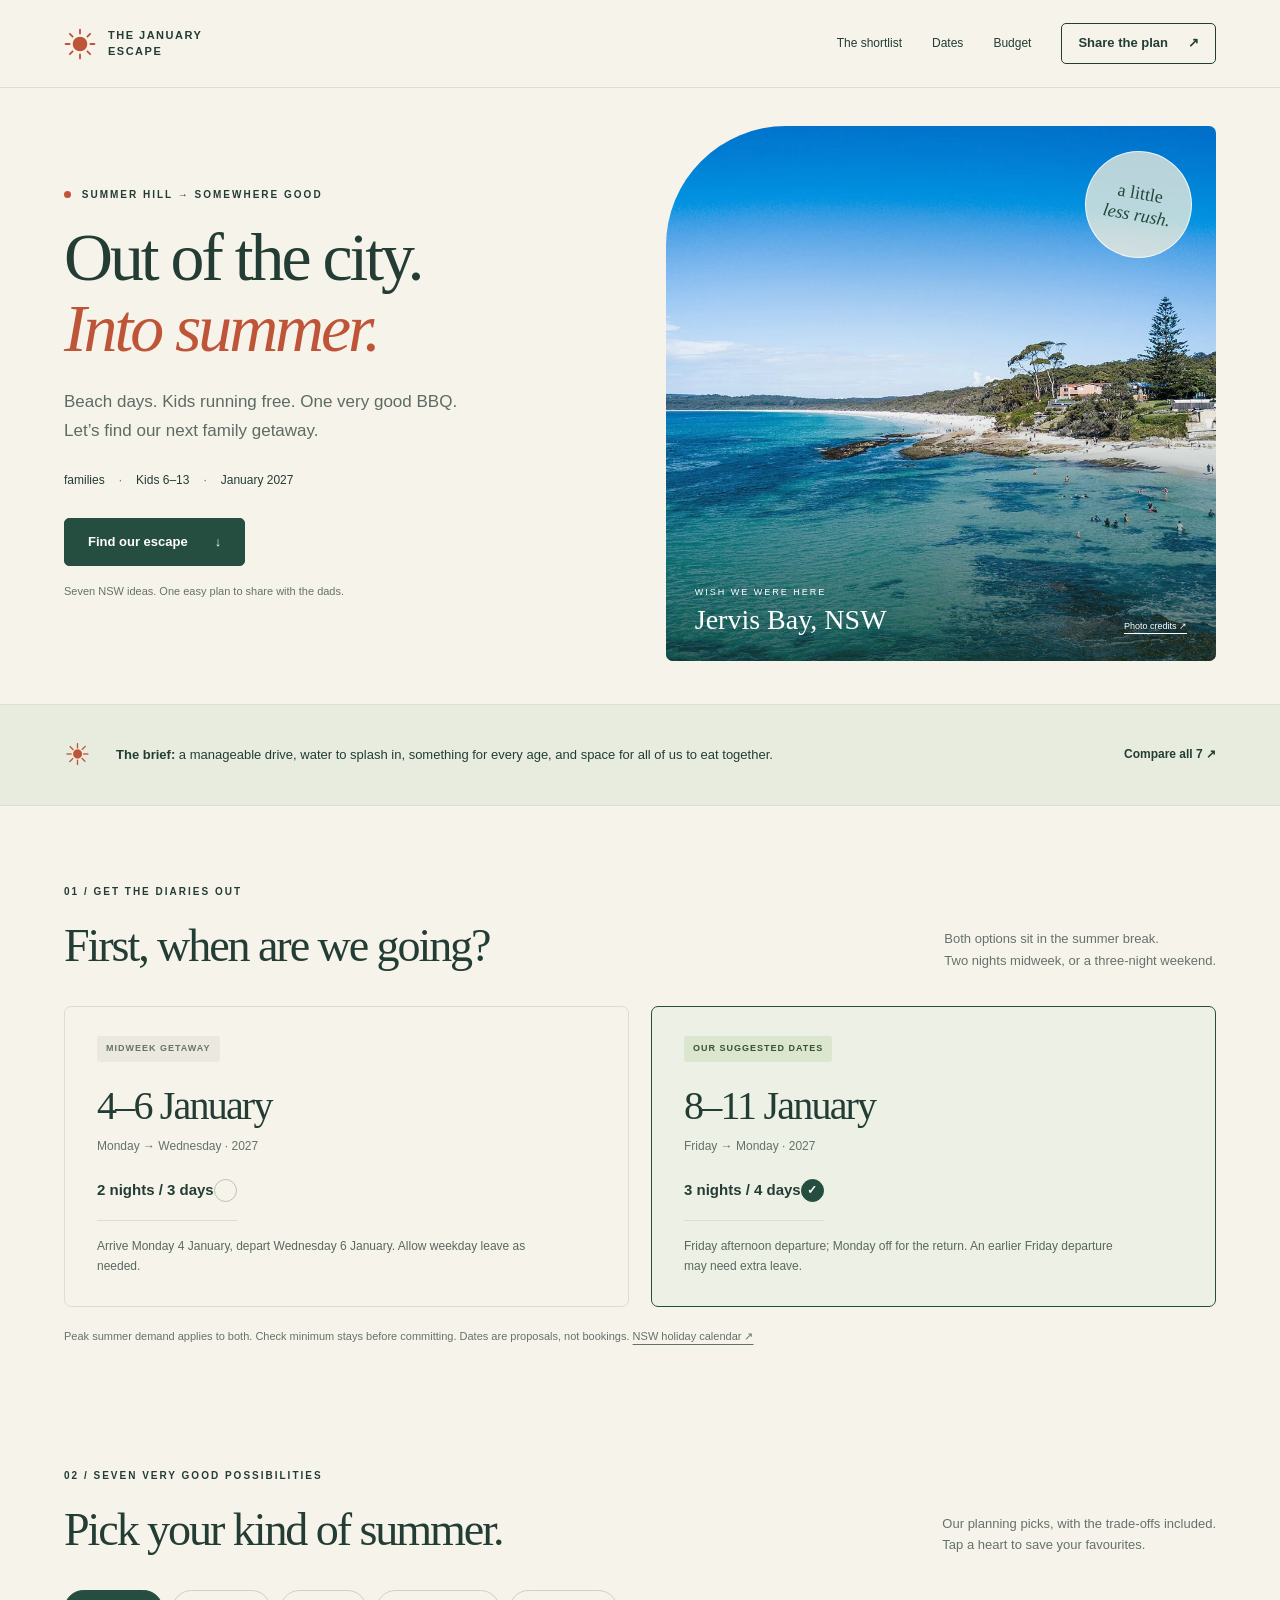
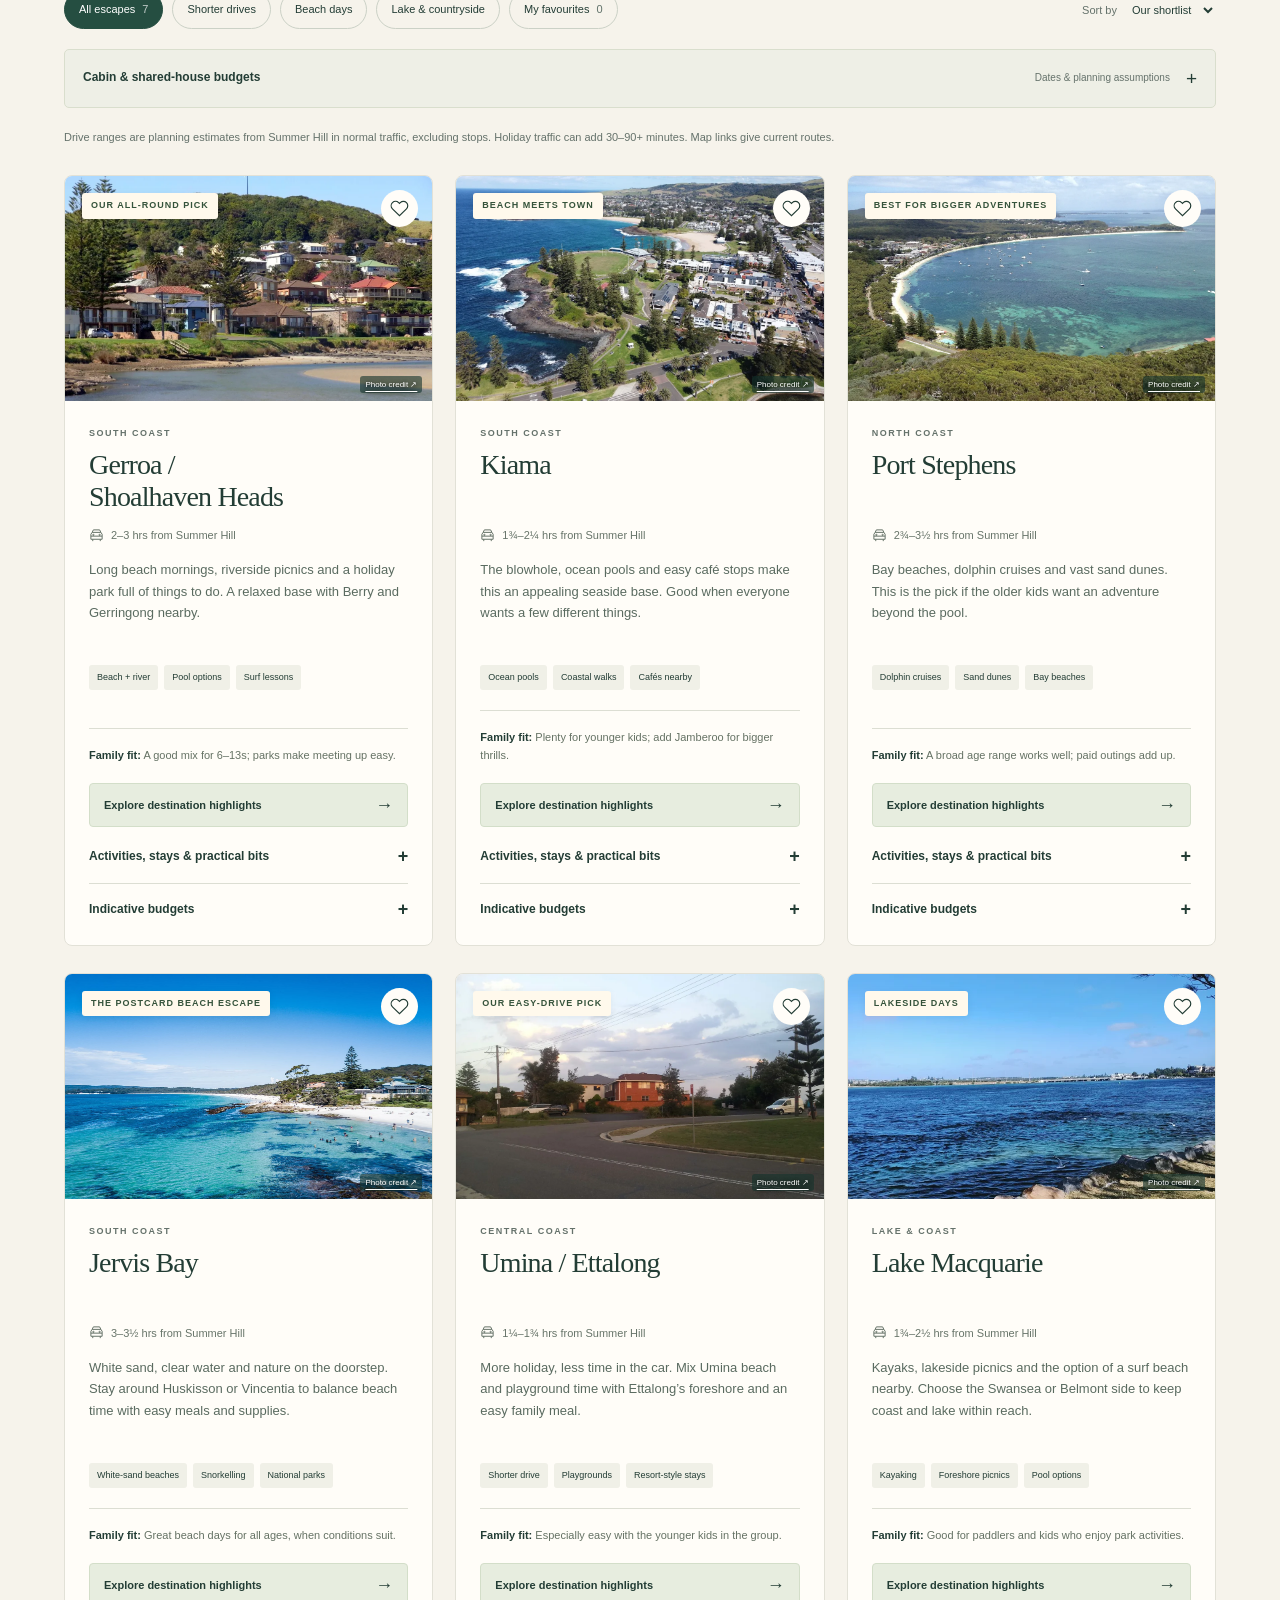
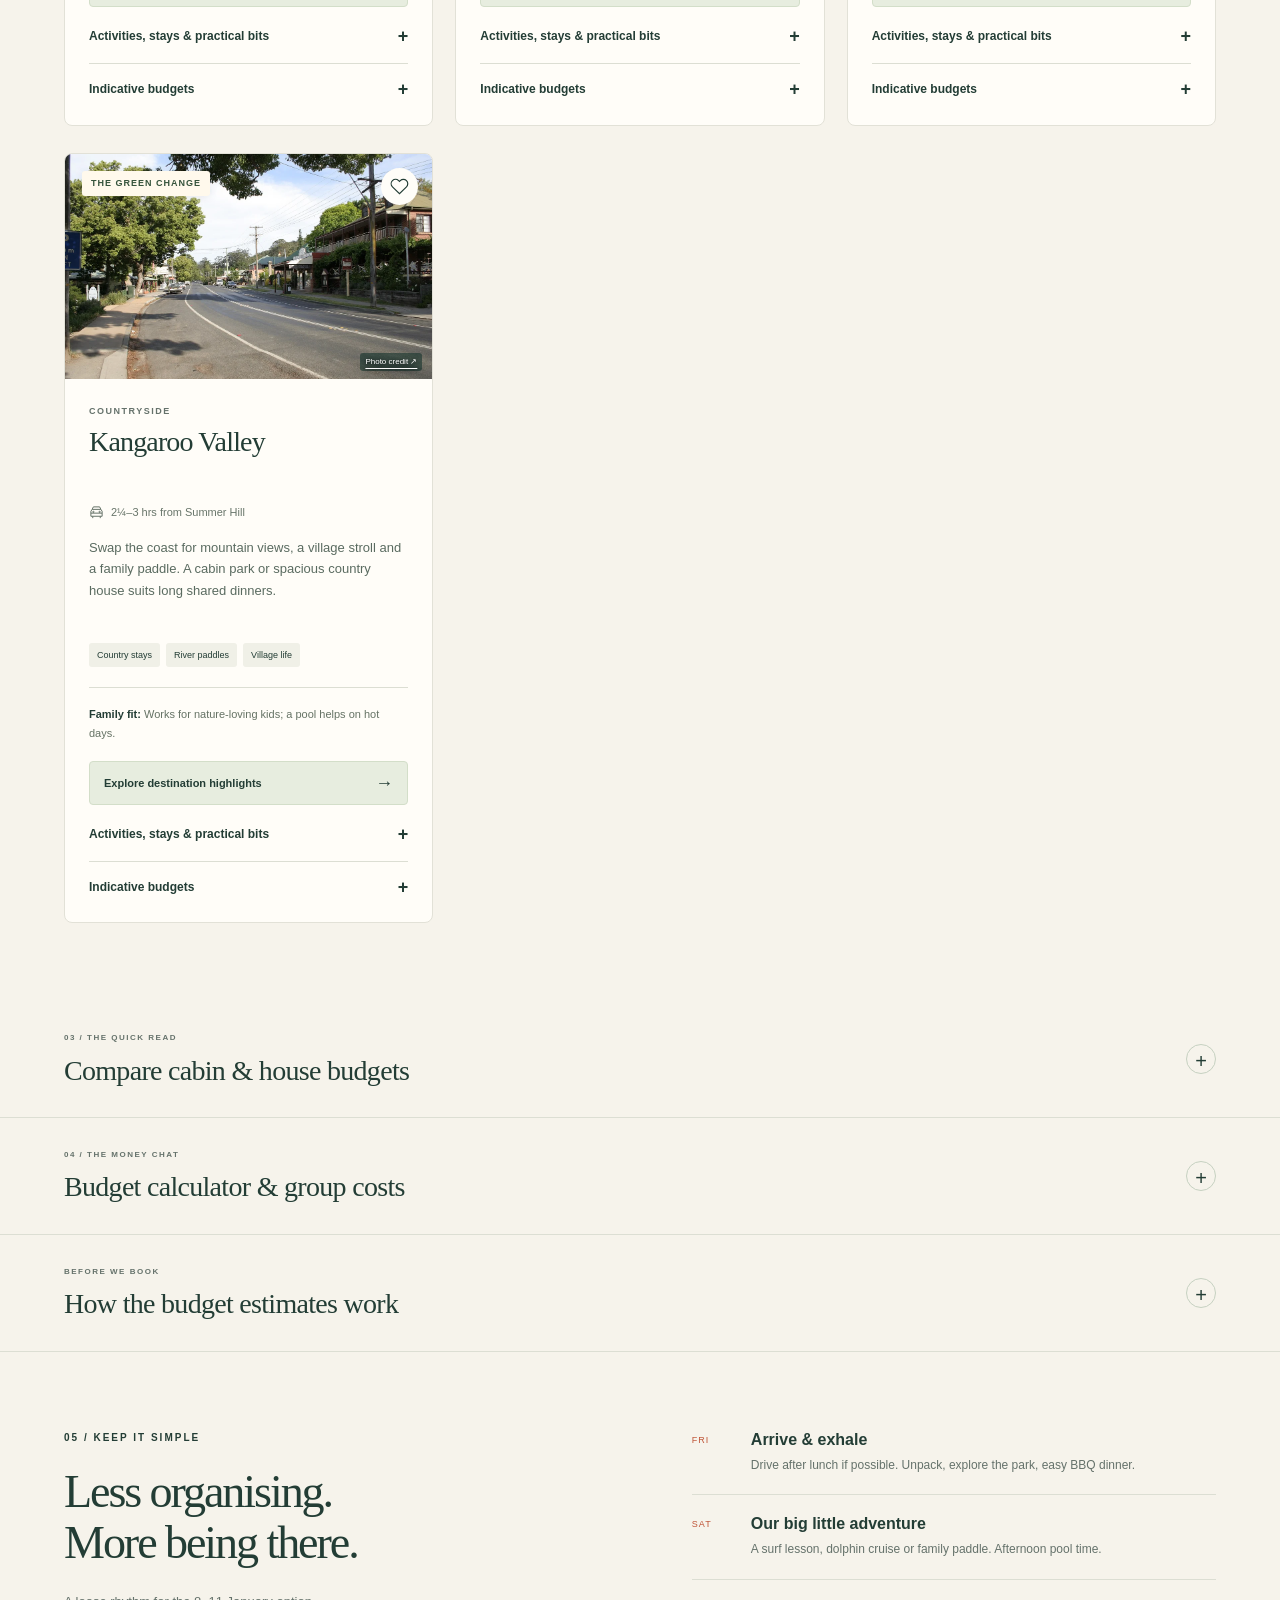
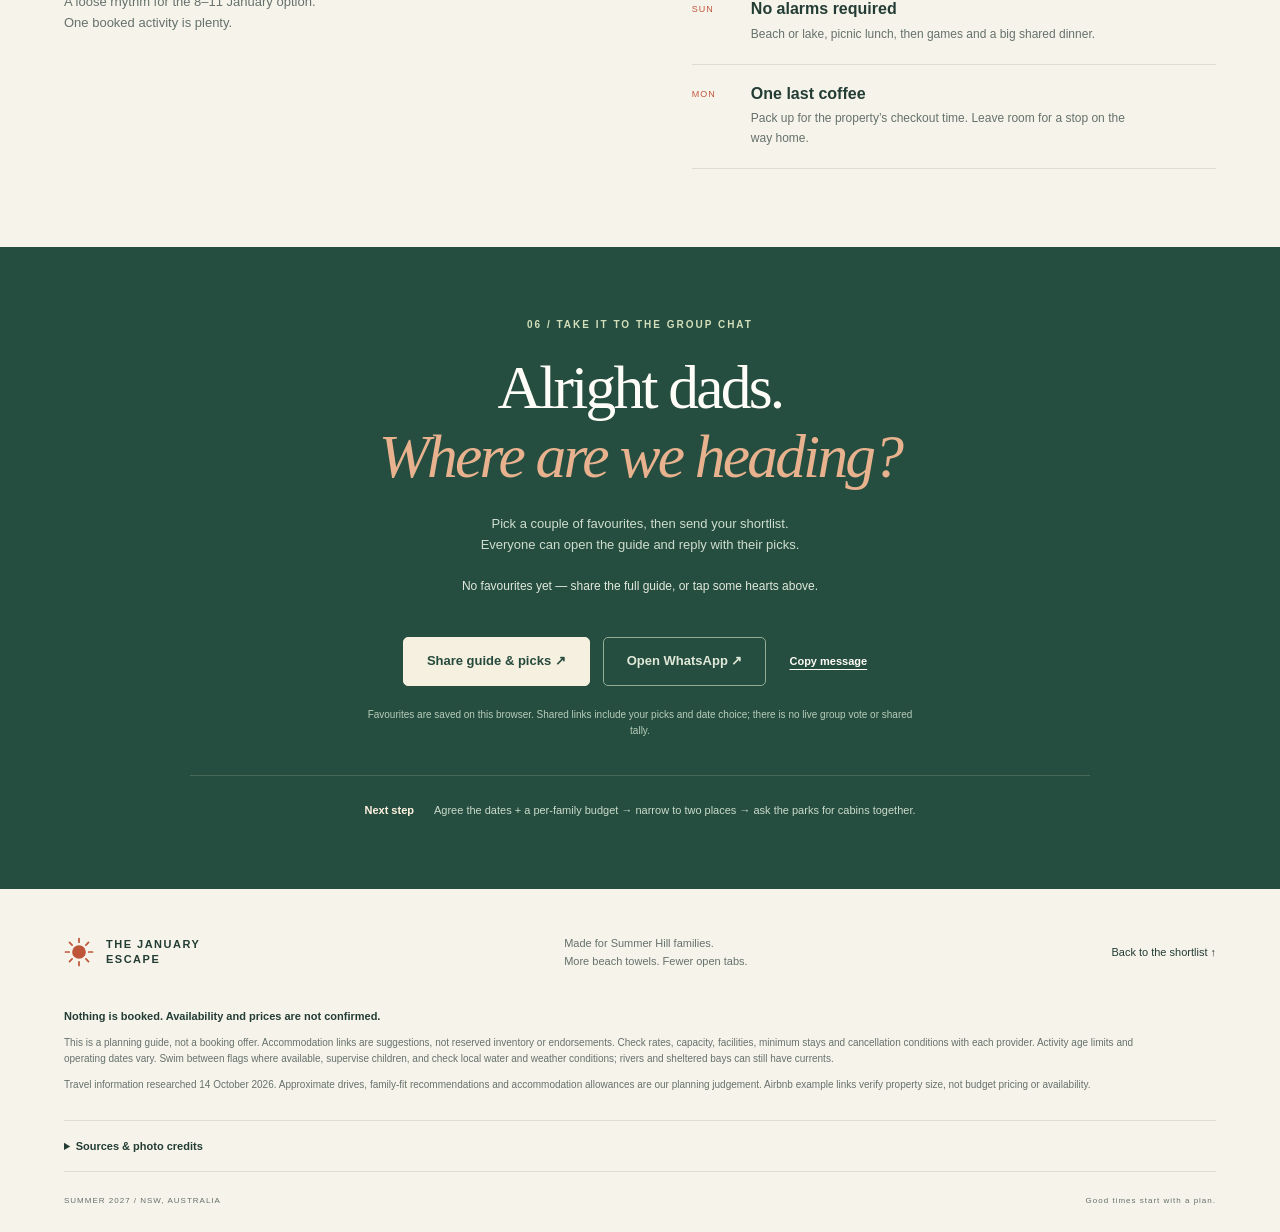
<file: docs/index.html>
<!doctype html>
<html lang="en-AU">
<head>
<meta charset="utf-8"><meta name="viewport" content="width=device-width,initial-scale=1"><meta name="theme-color" content="#f6f3eb">
<title>The January Escape · Summer Hill families</title>
<meta name="description" content="Families. Seven NSW escapes. A practical shortlist for a summer getaway in January 2027, with kids aged 6–13.">
<meta property="og:title" content="The January Escape · Families, seven possibilities"><meta property="og:description" content="Beach days, cabin dinners and a little adventure. Explore our NSW shortlist for January 2027."><meta property="og:type" content="website"><meta property="og:url" content="https://summer-getaway-2027.pages.dev/">
<meta property="og:image" content="https://summer-getaway-2027.pages.dev/assets/destination-3.webp">
<link rel="icon" href="assets/sun.svg" type="image/svg+xml"><link rel="stylesheet" href="style.css"><link rel="stylesheet" href="activity-pages.css"><script src="app.js" defer></script>
</head>
<body>
<a class="skip" href="#destinations">Skip to destinations</a>
<header class="header"><a class="brand" href="#"><img src="assets/sun.svg" width="32" height="32" alt=""><span>THE JANUARY<br>ESCAPE</span></a><nav aria-label="Main navigation"><a href="#destinations">The shortlist</a><a href="#dates">Dates</a><a href="#budget">Budget</a><button class="share button small" type="button">Share the plan <span aria-hidden="true">↗</span></button></nav></header>
<main>
<section class="hero" aria-labelledby="hero-title"><div class="hero-copy"><p class="eyebrow"><span class="dot"></span> SUMMER HILL → SOMEWHERE GOOD</p><h1 id="hero-title">Out of the city.<br><em>Into summer.</em></h1><p class="hero-intro">Beach days. Kids running free. One very good BBQ.<br>Let’s find our next family getaway.</p><div class="hero-facts"><span>families</span><span>Kids 6–13</span><span>January 2027</span></div><a class="button primary" href="#destinations">Find our escape <span aria-hidden="true">↓</span></a><p class="hero-note">Seven NSW ideas. One easy plan to share with the dads.</p></div><figure class="hero-photo"><img src="assets/destination-3.webp" alt="White sand and turquoise water at Hyams Beach in Jervis Bay" fetchpriority="high" width="1600" height="900"><figcaption><span>WISH WE WERE HERE</span><strong>Jervis Bay, NSW</strong><a href="#credits">Photo credits ↗</a></figcaption><span class="photo-stamp" aria-hidden="true">a little<br><i>less rush.</i></span></figure></section>
<div class="intro-bar"><span class="bar-icon" aria-hidden="true">☀</span><p><strong>The brief:</strong> a manageable drive, water to splash in, something for every age, and space for all of us to eat together.</p><a href="#compare">Compare all 7 <span aria-hidden="true">↗</span></a></div>
<section id="dates" class="section dates"><div class="section-heading"><div><p class="eyebrow">01 / GET THE DIARIES OUT</p><h2>First, when are we going?</h2></div><p>Both options sit in the summer break.<br>Two nights midweek, or a three-night weekend.</p></div><div class="date-options" role="group" aria-label="Choose proposed travel dates"><button class="date-card" data-date="newyear" aria-pressed="false"><span class="tag neutral">MIDWEEK GETAWAY</span><strong>4–6 January</strong><span class="date-days">Monday → Wednesday · 2027</span><span class="date-bottom">2 nights / 3 days <span class="circle-check" aria-hidden="true"></span></span><span class="date-desc">Arrive Monday 4 January, depart Wednesday 6 January. Allow weekday leave as needed.</span></button><button class="date-card selected" data-date="three" aria-pressed="true"><span class="tag">OUR SUGGESTED DATES</span><strong>8–11 January</strong><span class="date-days">Friday → Monday · 2027</span><span class="date-bottom">3 nights / 4 days <span class="circle-check" aria-hidden="true">✓</span></span><span class="date-desc">Friday afternoon departure; Monday off for the return. An earlier Friday departure may need extra leave.</span></button></div><p class="fine-print">Peak summer demand applies to both. Check minimum stays before committing. Dates are proposals, not bookings. <a href="https://www.nsw.gov.au/about-nsw/public-holidays" target="_blank" rel="noopener">NSW holiday calendar ↗</a></p></section>
<section id="destinations" class="section destinations"><div class="section-heading"><div><p class="eyebrow">02 / SEVEN VERY GOOD POSSIBILITIES</p><h2>Pick your kind of summer.</h2></div><p>Our planning picks, with the trade-offs included.<br>Tap a heart to save your favourites.</p></div><div class="filter-bar"><div class="filter-chips" role="group" aria-label="Filter destinations"><button class="chip active" data-filter="all" aria-pressed="true">All escapes <span>7</span></button><button class="chip" data-filter="short" aria-pressed="false">Shorter drives</button><button class="chip" data-filter="coast" aria-pressed="false">Beach days</button><button class="chip" data-filter="nature" aria-pressed="false">Lake & countryside</button><button class="chip" data-filter="saved" aria-pressed="false">My favourites <span id="saved-count">0</span></button></div><label class="sort">Sort by <select id="sort"><option value="picks">Our shortlist</option><option value="drive">Shortest drive</option></select></label></div><details class="cost-intro-fold"><summary>Cabin & shared-house budgets <span>Dates & planning assumptions</span></summary><div class="cost-intro"><div><strong>Cabins or one big house?</strong><p>Working summer budgets for families: one cabin per family (2 adults + 2 kids), or one Airbnb whole house with 4+ bedrooms. Confirm who is coming, then check enough beds and the actual guest limit.</p><p>These are provisional planning allowances, not live quotes, market averages or the prices of the linked Airbnb examples. The same broad summer range is used for both date options; no midweek discount is assumed. <a href="#budget-basis">How the budgets work ↓</a></p></div><div class="cost-date-buttons" role="group" aria-label="Choose dates for accommodation totals"><button class="chip" data-cost-date="newyear" aria-pressed="false">4–6 Jan · 2 nights</button><button class="chip active" data-cost-date="three" aria-pressed="true">8–11 Jan · 3 nights</button></div></div></details><p class="travel-note">Drive ranges are planning estimates from Summer Hill in normal traffic, excluding stops. Holiday traffic can add 30–90+ minutes. Map links give current routes.</p><p id="shared-note" class="shared-note" hidden></p><div id="cards" class="cards"></div><div id="empty" class="empty" hidden><h3>Your next favourite is out there.</h3><p>Tap a heart on a destination to start your shortlist.</p><button class="button" id="show-all">Explore all escapes</button></div><p id="results" class="sr-only" aria-live="polite"></p></section>
<section id="compare" class="section compare"><details class="section-fold"><summary><span><small>03 / THE QUICK READ</small><strong>Compare cabin & house budgets</strong></span><span class="fold-icon" aria-hidden="true"></span></summary><div class="fold-content"><p class="fold-caption">Indicative accommodation budgets in AUD, before fees. Stay totals for one family cabin or the whole house: <strong id="compare-dates">8–11 Jan · 3 nights</strong>.</p><div class="table-wrap" tabindex="0" role="region" aria-label="Destination comparison; scroll horizontally on small screens"><table><caption class="sr-only">Compare all seven destinations</caption><thead><tr><th>Destination</th><th>Drive, approx.</th><th>Cabin / night<br><span>One family</span></th><th>Airbnb / night<br><span>Whole house · 4+ bedrooms</span></th><th>Cost / stay<br><span>Family cabin or whole house</span></th><th>Main trade-off</th></tr></thead><tbody id="comparison"></tbody></table></div></div></details></section>
<section id="budget" class="section budget"><details class="section-fold"><summary><span><small>04 / THE MONEY CHAT</small><strong>Budget calculator & group costs</strong></span><span class="fold-icon" aria-hidden="true"></span></summary><div class="fold-content"><div class="budget-layout"><div class="budget-copy"><p class="eyebrow">04 / THE MONEY CHAT</p><h2>Agree a ballpark.<br><em>Then find the stay.</em></h2><p>Start with self-contained cabins in one park: each family gets its own space, while the kids stay close and dinner is easy.</p><p>For Airbnb, choose an entire home with at least four bedrooms. The final headcount is still open. Four bedrooms is the minimum; a larger house may be needed once we know who is coming. Check actual beds, guest limits, bathrooms, dining seats and permission for all participating families.</p><div class="budget-warning"><strong>Planning assumptions only — not quoted prices.</strong><p>Early January rates may sit outside these examples. No January 2027 availability or prices have been confirmed. Minimum stays, fees, bonds and cancellation terms need checking.</p></div></div><div class="calculator"><span class="tag neutral">ACCOMMODATION ONLY · AUD</span><h3>Set our own budget.</h3><p class="calculator-note">Use the destination ranges above as a starting point. This slider is your chosen allowance for one cabin or the whole house, not a booking quote.</p><label for="nightly"><span id="nightly-label">Family cabin, per night</span> <output id="nightly-output" for="nightly">$300</output></label><input id="nightly" type="range" min="200" max="800" step="25" value="300"><div class="range-ends"><span id="range-min">$200</span><span id="range-max">$800</span></div><div class="calc-toggle" role="group" aria-label="Accommodation arrangement"><button class="selected" data-stay="cabins" aria-pressed="true">Family cabin</button><button data-stay="house" aria-pressed="false">1 Airbnb · 4+ bedrooms</button></div><div class="calc-results"><div><span id="family-label">Per family · 3 nights</span><strong id="family-total">$900</strong></div></div><p id="calc-explain">One family cabin × $300 per night × 3 nights.</p><p class="fine-print">Illustrative sliders, not market rates. Excludes food, fuel, tolls, activity tickets, cleaning fees and refundable bonds. A shared house is priced for the whole property; agree the split when the group is confirmed.</p></div></div></div></details></section>
<section id="budget-basis" class="section budget-basis"><details class="section-fold"><summary><span><small>BEFORE WE BOOK</small><strong>How the budget estimates work</strong></span><span class="fold-icon" aria-hidden="true"></span></summary><div class="fold-content"><div class="basis-grid"><div><h3>Cabin allowances</h3><p>Each range is for one family cabin per night, assuming two adults and two children. Coastal ranges are our provisional summer planning allowances, not a verified January price survey. Kangaroo Valley’s range is informed by <a href="https://glenmack.com.au/tariffs/" target="_blank" rel="noopener">Glenmack’s published peak tariffs</a>, including two children’s charges. Rates may fall outside these ranges.</p><p>The number of cabins needed depends on who comes. Adjoining cabins, guest surcharges, fees and minimum stays need checking directly.</p></div><div><h3>Airbnb house allowances</h3><p>Each range is for one entire home, with at least four bedrooms and enough permitted capacity for the confirmed group. These are budgets we propose for the search, not advertised prices for the example homes. Work out each family’s share once the participating families are confirmed.</p><p>The examples have 4–6 bedrooms and advertise at least 12 guests; that does not mean they will fit the final group. Bedroom counts and capacities were checked on 14 October 2026; beds, layout, adult limits and availability still need confirming.</p></div><div><h3>Fees & short stays</h3><p>Our figures exclude cleaning, service fees, taxes, extra-guest charges and refundable bonds. Airbnb’s selected-date total normally includes fees, so compare the total and <a href="https://www.airbnb.com.au/help/article/125" target="_blank" rel="noopener">check the price breakdown</a> rather than adding fees twice.</p><p>A 2- or 3-night allowance does not mean the stay can be booked. On 14 October 2026, Seven Mile Beach showed no online availability for both options; Shoalhaven Heads displayed Meroo at $280/night with a 7-night minimum. Ask providers about short-stay options.</p></div></div></div></details></section><section class="section rhythm"><div><p class="eyebrow">05 / KEEP IT SIMPLE</p><h2>Less organising.<br>More being there.</h2><p>A loose rhythm for the 8–11 January option.<br>One booked activity is plenty.</p></div><ol class="itinerary"><li><span>FRI</span><div><h3>Arrive & exhale</h3><p>Drive after lunch if possible. Unpack, explore the park, easy BBQ dinner.</p></div></li><li><span>SAT</span><div><h3>Our big little adventure</h3><p>A surf lesson, dolphin cruise or family paddle. Afternoon pool time.</p></div></li><li><span>SUN</span><div><h3>No alarms required</h3><p>Beach or lake, picnic lunch, then games and a big shared dinner.</p></div></li><li><span>MON</span><div><h3>One last coffee</h3><p>Pack up for the property’s checkout time. Leave room for a stop on the way home.</p></div></li></ol></section>
<section id="share" class="share-section"><p class="eyebrow">06 / TAKE IT TO THE GROUP CHAT</p><h2>Alright dads.<br><em>Where are we heading?</em></h2><p>Pick a couple of favourites, then send your shortlist.<br>Everyone can open the guide and reply with their picks.</p><div id="picks" class="pick-summary">No favourites yet — share the full guide, or tap some hearts above.</div><div class="share-actions"><button class="button primary share">Share guide & picks ↗</button><a class="button whatsapp" id="whatsapp" href="https://wa.me/" target="_blank" rel="noopener">Open WhatsApp ↗</a><button class="button text-button" id="copy-message">Copy message</button></div><div id="manual-share" hidden><label for="share-message">Your message, ready to send</label><textarea id="share-message" readonly rows="7"></textarea><p>Select the message to copy it manually if your browser blocks clipboard access.</p></div><p class="share-footnote">Favourites are saved on this browser. Shared links include your picks and date choice; there is no live group vote or shared tally.</p><button id="reset-picks" class="text-button">Clear my favourites</button><div class="next-step"><strong>Next step</strong><span>Agree the dates + a per-family budget → narrow to two places → ask the parks for cabins together.</span></div></section>
</main>
<footer><div class="footer-top"><a class="brand" href="#"><img src="assets/sun.svg" width="30" height="30" alt=""><span>THE JANUARY<br>ESCAPE</span></a><p>Made for Summer Hill families.<br>More beach towels. Fewer open tabs.</p><a href="#destinations">Back to the shortlist ↑</a></div><div class="disclaimer"><strong>Nothing is booked. Availability and prices are not confirmed.</strong><p>This is a planning guide, not a booking offer. Accommodation links are suggestions, not reserved inventory or endorsements. Check rates, capacity, facilities, minimum stays and cancellation conditions with each provider. Activity age limits and operating dates vary. Swim between flags where available, supervise children, and check local water and weather conditions; rivers and sheltered bays can still have currents.</p><p>Travel information researched 14 October 2026. Approximate drives, family-fit recommendations and accommodation allowances are our planning judgement. Airbnb example links verify property size, not budget pricing or availability.</p></div><details class="sources"><summary>Sources & photo credits</summary><div id="credits"><h3>Destination information</h3><div id="source-links"></div><p><a href="https://www.nsw.gov.au/about-nsw/public-holidays" target="_blank" rel="noopener">NSW Government public holidays</a>. Accommodation information: the official provider pages linked within each destination.</p><h3>Photography</h3><p>Real destination photographs from Wikimedia Commons. Cropped and resized for this guide; each image retains its original licence. The hero uses the Jervis Bay photograph below.</p><div id="photo-credits"></div></div></details><p class="footer-bottom">SUMMER 2027 / NSW, AUSTRALIA <span>Good times start with a plan.</span></p></footer><div id="toast" role="status" aria-live="polite"></div>
</body></html>
</file>
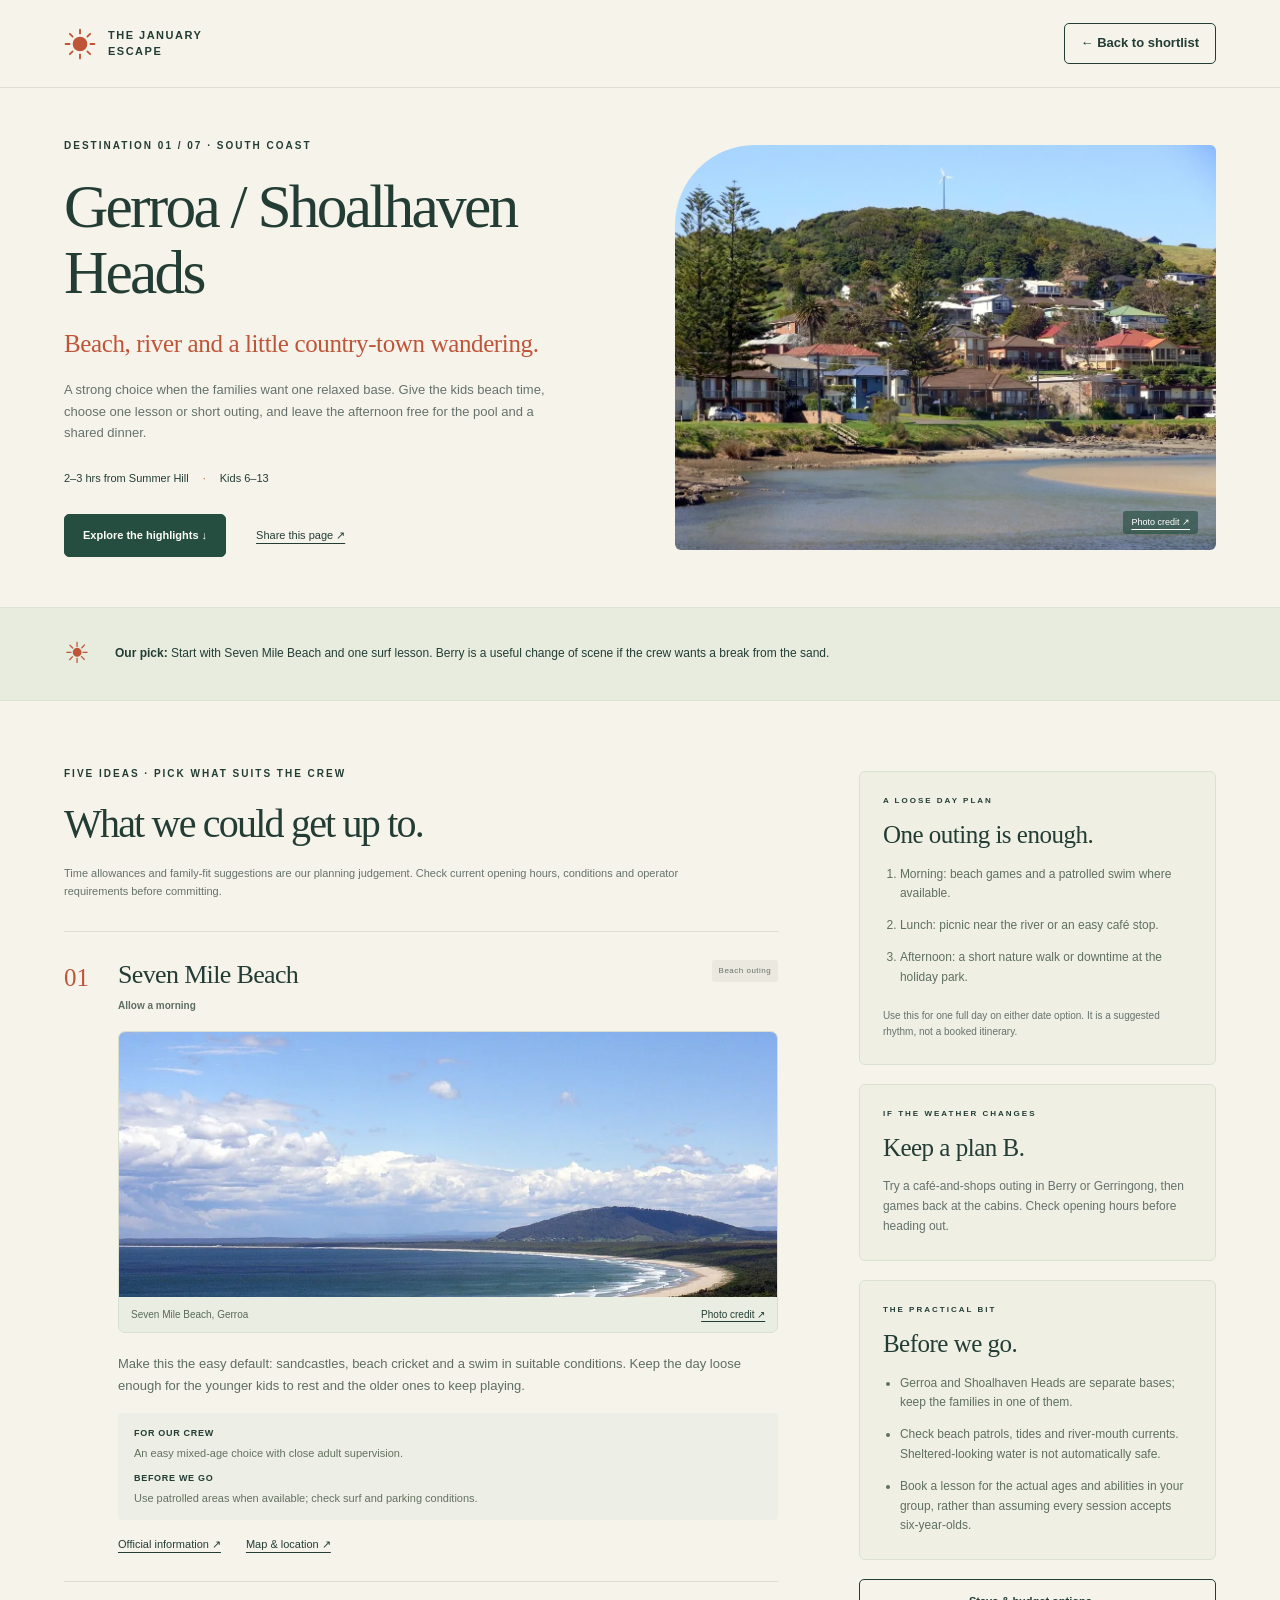
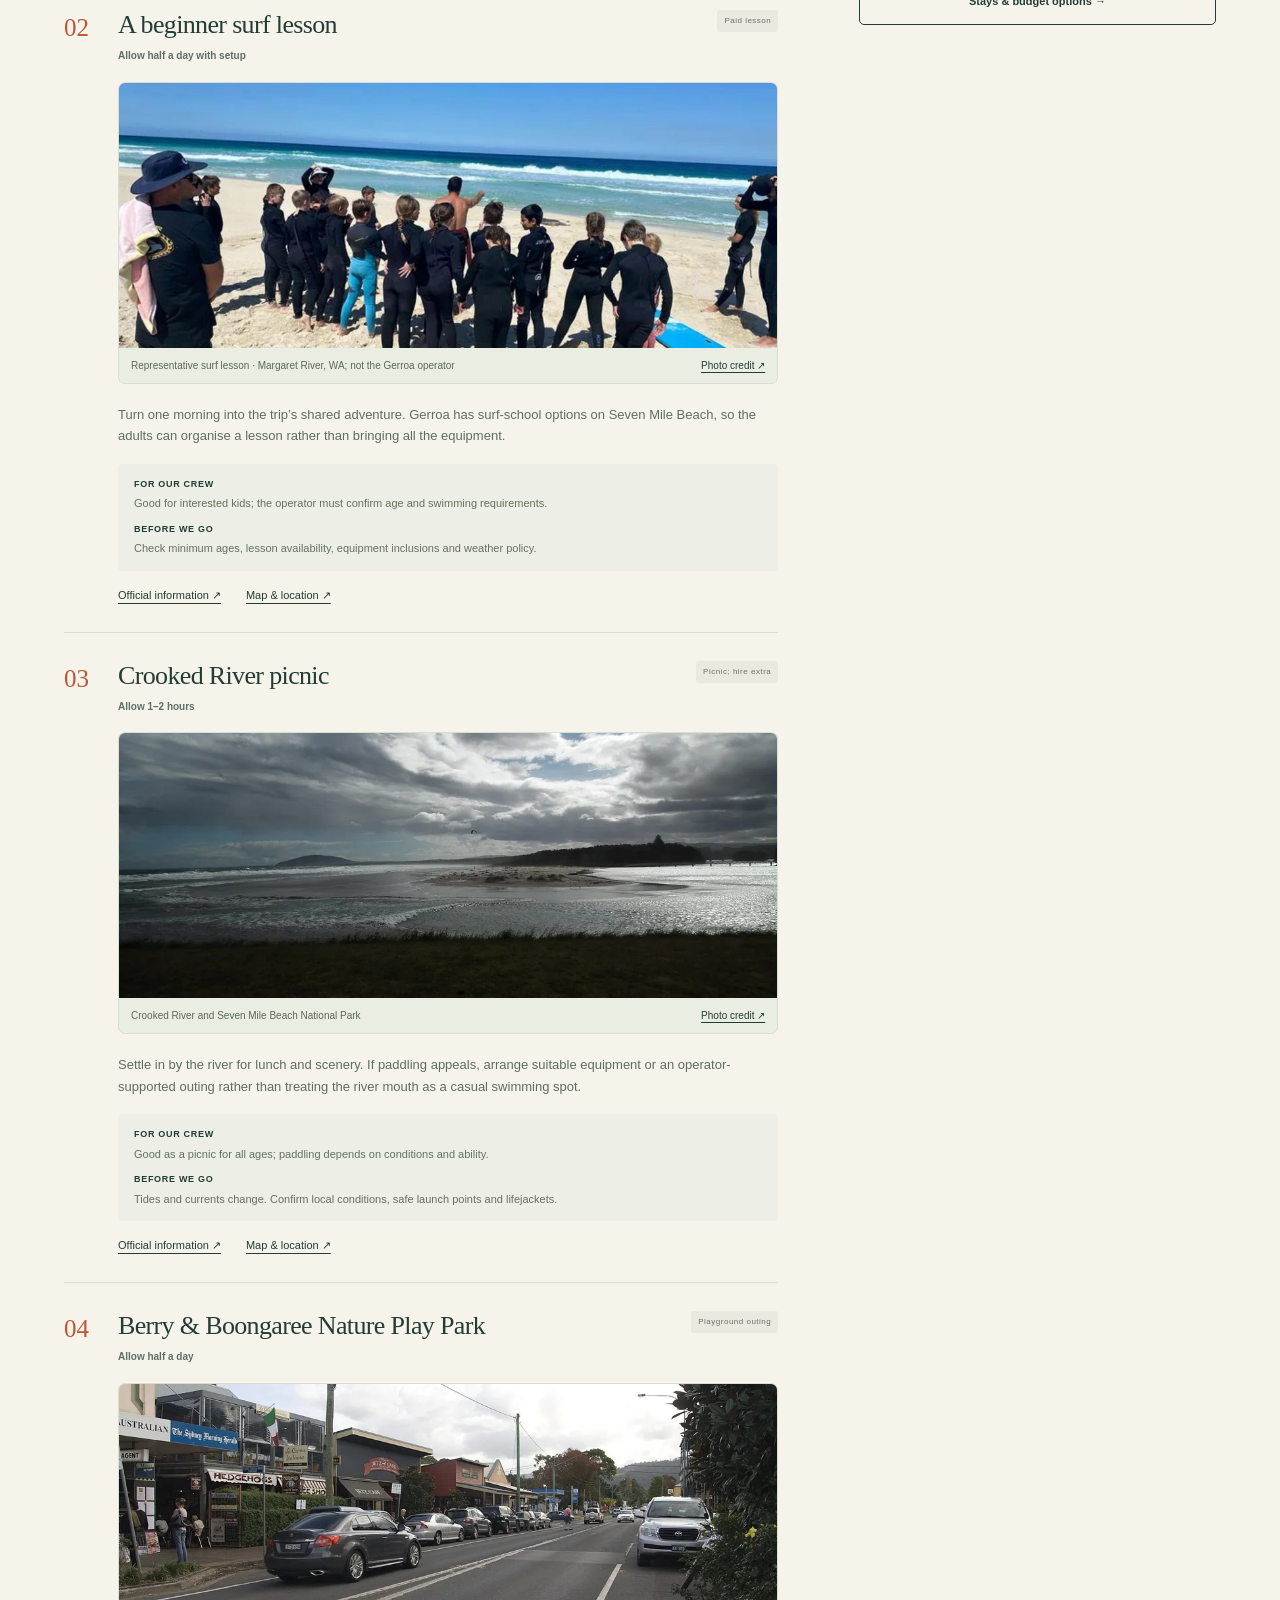
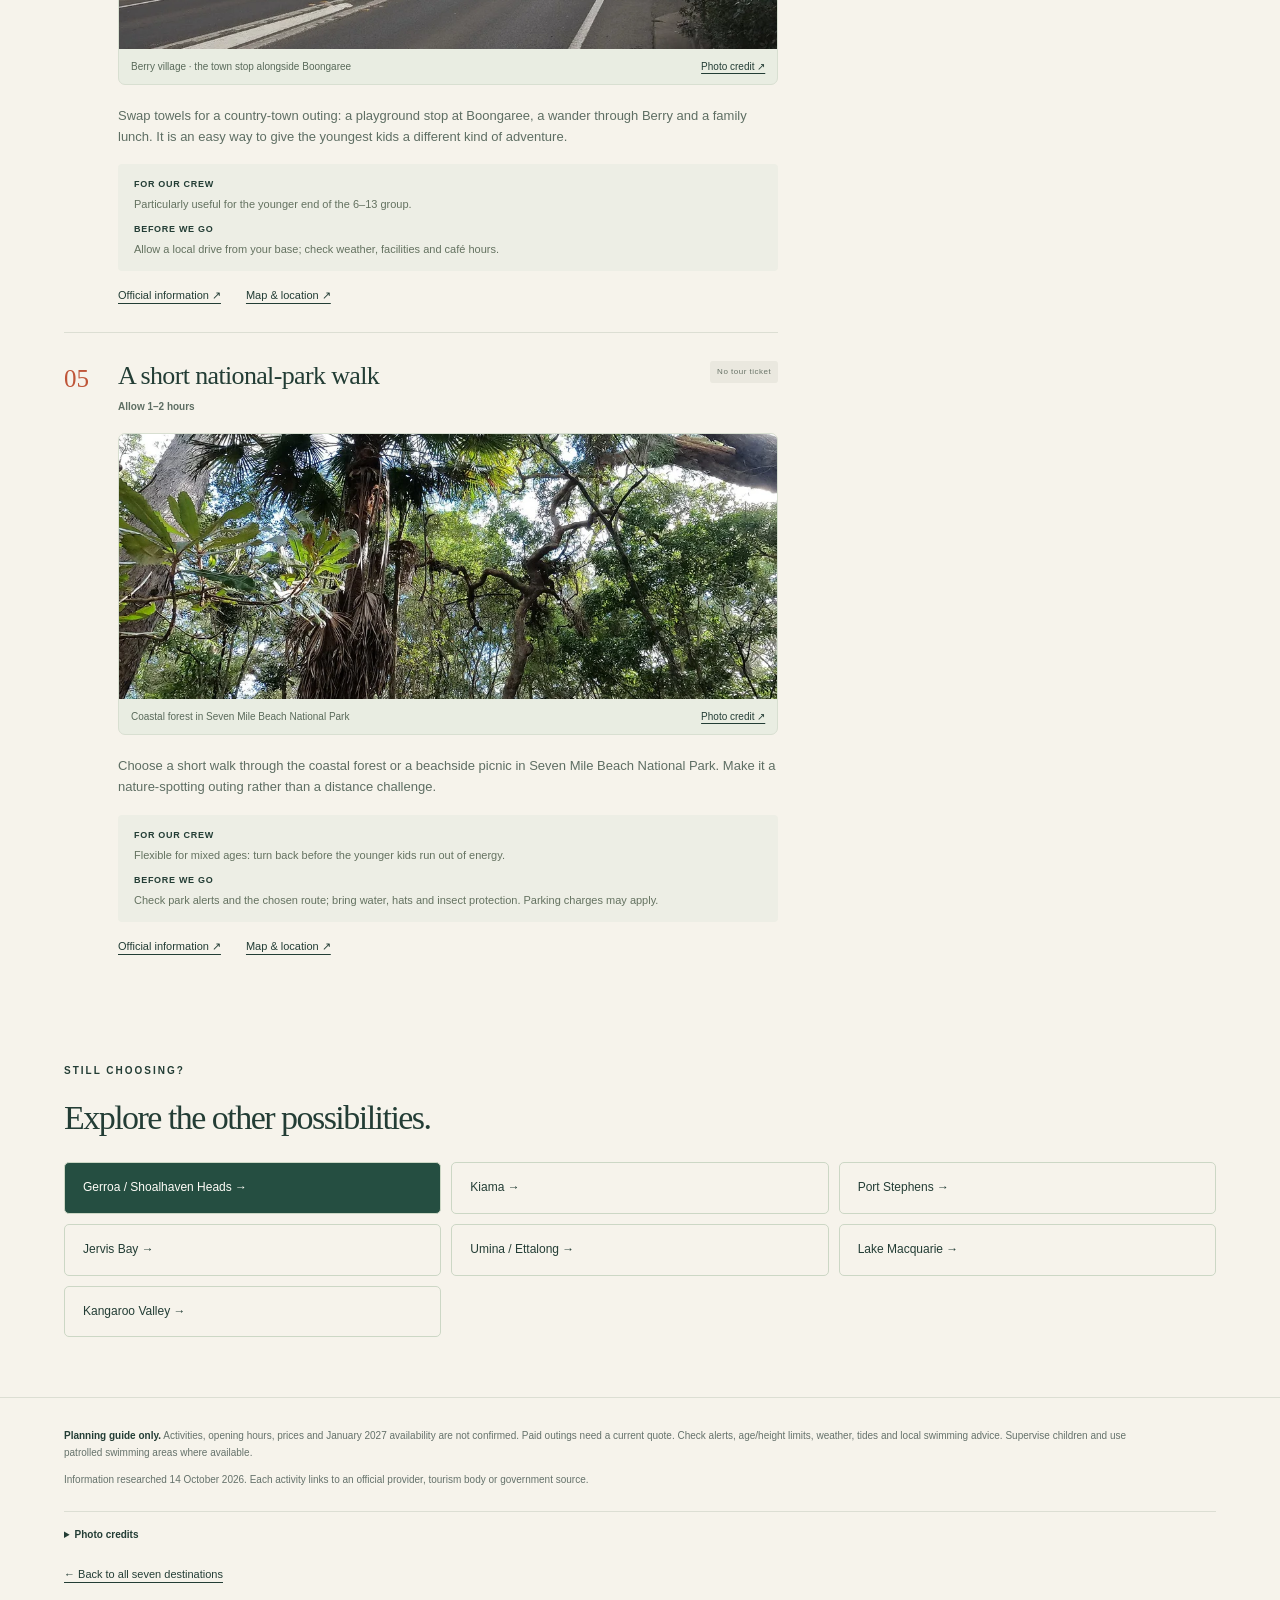
<file: docs/activities/gerroa.html>
<!doctype html><html lang="en-AU"><head><meta charset="utf-8"><meta name="viewport" content="width=device-width,initial-scale=1"><meta name="theme-color" content="#f6f3eb"><title>Gerroa / Shoalhaven Heads highlights · The January Escape</title><meta name="description" content="Beach, river and a little country-town wandering. Family activity ideas for Summer Hill families with kids aged 6–13."><meta property="og:title" content="Gerroa / Shoalhaven Heads · Family getaway highlights"><meta property="og:description" content="Beach, river and a little country-town wandering."><meta property="og:type" content="website"><meta property="og:url" content="https://summer-getaway-2027.pages.dev/activities/gerroa.html"><meta property="og:image" content="https://summer-getaway-2027.pages.dev/assets/destination-0.webp"><link rel="icon" href="../assets/sun.svg" type="image/svg+xml"><link rel="stylesheet" href="../style.css"><link rel="stylesheet" href="../activity-pages.css"><script src="../activity-pages.js" defer></script></head><body class="activity-page"><a class="skip" href="#highlights">Skip to activity highlights</a><header class="header"><a class="brand" href="../index.html#destinations"><img src="../assets/sun.svg" width="32" height="32" alt=""><span>THE JANUARY<br>ESCAPE</span></a><a class="button small" href="../index.html#gerroa">← Back to shortlist</a></header><main><section class="activity-hero"><div><p class="eyebrow">DESTINATION 01 / 07 · SOUTH COAST</p><h1>Gerroa / Shoalhaven Heads</h1><p class="activity-lead">Beach, river and a little country-town wandering.</p><p class="activity-intro">A strong choice when the families want one relaxed base. Give the kids beach time, choose one lesson or short outing, and leave the afternoon free for the pool and a shared dinner.</p><div class="hero-facts"><span>2–3 hrs from Summer Hill</span><span>Kids 6–13</span></div><div class="activity-actions"><a class="button primary" href="#highlights">Explore the highlights ↓</a><button class="text-button" id="activity-share">Share this page ↗</button></div></div><figure><img src="../assets/destination-0.webp" alt="Gerroa / Shoalhaven Heads destination scenery" width="1200" height="800" fetchpriority="high"><figcaption><a href="#activity-credits">Photo credit ↗</a></figcaption></figure></section><div class="activity-brief"><span aria-hidden="true">☀</span><p><strong>Our pick:</strong> Start with Seven Mile Beach and one surf lesson. Berry is a useful change of scene if the crew wants a break from the sand.</p></div><section id="highlights" class="activity-content"><div><p class="eyebrow">FIVE IDEAS · PICK WHAT SUITS THE CREW</p><h2>What we could get up to.</h2><p class="activity-section-note">Time allowances and family-fit suggestions are our planning judgement. Check current opening hours, conditions and operator requirements before committing.</p><div class="highlight-list"><article class="highlight" id="highlight-1"><span class="highlight-number">01</span><div><div class="highlight-heading"><h3>Seven Mile Beach</h3><span class="tag neutral">Beach outing</span></div><p class="highlight-time">Allow a morning</p><figure class="activity-photo"><img src="../assets/activity-photos/seven-mile.webp" alt="Seven Mile Beach and the Gerroa coastline" width="1000" height="750" loading="lazy" decoding="async"><figcaption><span>Seven Mile Beach, Gerroa</span><a href="#activity-credits" aria-label="Photo credit for activity 1">Photo credit ↗</a></figcaption></figure><p>Make this the easy default: sandcastles, beach cricket and a swim in suitable conditions. Keep the day loose enough for the younger kids to rest and the older ones to keep playing.</p><div class="activity-fit"><p><strong>For our crew</strong> An easy mixed-age choice with close adult supervision.</p><p><strong>Before we go</strong> Use patrolled areas when available; check surf and parking conditions.</p></div><div class="activity-links"><a href="https://www.nationalparks.nsw.gov.au/visit-a-park/parks/seven-mile-beach-national-park" target="_blank" rel="noopener">Official information ↗</a><a href="https://www.google.com/maps/search/?api=1&amp;query=Seven%20Mile%20Beach%20Gerroa%20NSW" target="_blank" rel="noopener">Map & location ↗</a></div></div></article><article class="highlight" id="highlight-2"><span class="highlight-number">02</span><div><div class="highlight-heading"><h3>A beginner surf lesson</h3><span class="tag neutral">Paid lesson</span></div><p class="highlight-time">Allow half a day with setup</p><figure class="activity-photo"><img src="../assets/activity-photos/surf-lesson.webp" alt="A group practising surfing skills on a beach" width="1000" height="748" loading="lazy" decoding="async"><figcaption><span>Representative surf lesson · Margaret River, WA; not the Gerroa operator</span><a href="#activity-credits" aria-label="Photo credit for activity 2">Photo credit ↗</a></figcaption></figure><p>Turn one morning into the trip’s shared adventure. Gerroa has surf-school options on Seven Mile Beach, so the adults can organise a lesson rather than bringing all the equipment.</p><div class="activity-fit"><p><strong>For our crew</strong> Good for interested kids; the operator must confirm age and swimming requirements.</p><p><strong>Before we go</strong> Check minimum ages, lesson availability, equipment inclusions and weather policy.</p></div><div class="activity-links"><a href="https://www.nsw.gov.au/visiting-and-exploring-nsw/locations-and-attractions/gerroa-surf-school" target="_blank" rel="noopener">Official information ↗</a><a href="https://www.google.com/maps/search/?api=1&amp;query=Gerroa%20Surf%20School%20NSW" target="_blank" rel="noopener">Map & location ↗</a></div></div></article><article class="highlight" id="highlight-3"><span class="highlight-number">03</span><div><div class="highlight-heading"><h3>Crooked River picnic</h3><span class="tag neutral">Picnic; hire extra</span></div><p class="highlight-time">Allow 1–2 hours</p><figure class="activity-photo"><img src="../assets/activity-photos/crooked-river.webp" alt="Crooked River beside the coastal landscape at Gerroa" width="1000" height="750" loading="lazy" decoding="async"><figcaption><span>Crooked River and Seven Mile Beach National Park</span><a href="#activity-credits" aria-label="Photo credit for activity 3">Photo credit ↗</a></figcaption></figure><p>Settle in by the river for lunch and scenery. If paddling appeals, arrange suitable equipment or an operator-supported outing rather than treating the river mouth as a casual swimming spot.</p><div class="activity-fit"><p><strong>For our crew</strong> Good as a picnic for all ages; paddling depends on conditions and ability.</p><p><strong>Before we go</strong> Tides and currents change. Confirm local conditions, safe launch points and lifejackets.</p></div><div class="activity-links"><a href="https://berry.org.au/news/12-ways-to-celebrate-summer-in-berry/" target="_blank" rel="noopener">Official information ↗</a><a href="https://www.google.com/maps/search/?api=1&amp;query=Crooked%20River%20Gerroa%20NSW" target="_blank" rel="noopener">Map & location ↗</a></div></div></article><article class="highlight" id="highlight-4"><span class="highlight-number">04</span><div><div class="highlight-heading"><h3>Berry &amp; Boongaree Nature Play Park</h3><span class="tag neutral">Playground outing</span></div><p class="highlight-time">Allow half a day</p><figure class="activity-photo"><img src="../assets/activity-photos/berry.webp" alt="Shops and trees along Queen Street in Berry" width="1000" height="666" loading="lazy" decoding="async"><figcaption><span>Berry village · the town stop alongside Boongaree</span><a href="#activity-credits" aria-label="Photo credit for activity 4">Photo credit ↗</a></figcaption></figure><p>Swap towels for a country-town outing: a playground stop at Boongaree, a wander through Berry and a family lunch. It is an easy way to give the youngest kids a different kind of adventure.</p><div class="activity-fit"><p><strong>For our crew</strong> Particularly useful for the younger end of the 6–13 group.</p><p><strong>Before we go</strong> Allow a local drive from your base; check weather, facilities and café hours.</p></div><div class="activity-links"><a href="https://berry.org.au/news/12-ways-to-celebrate-summer-in-berry/" target="_blank" rel="noopener">Official information ↗</a><a href="https://www.google.com/maps/search/?api=1&amp;query=Boongaree%20Nature%20Play%20Park%20Berry%20NSW" target="_blank" rel="noopener">Map & location ↗</a></div></div></article><article class="highlight" id="highlight-5"><span class="highlight-number">05</span><div><div class="highlight-heading"><h3>A short national-park walk</h3><span class="tag neutral">No tour ticket</span></div><p class="highlight-time">Allow 1–2 hours</p><figure class="activity-photo"><img src="../assets/activity-photos/coastal-forest.webp" alt="Palms and banksias in Seven Mile Beach National Park" width="1000" height="750" loading="lazy" decoding="async"><figcaption><span>Coastal forest in Seven Mile Beach National Park</span><a href="#activity-credits" aria-label="Photo credit for activity 5">Photo credit ↗</a></figcaption></figure><p>Choose a short walk through the coastal forest or a beachside picnic in Seven Mile Beach National Park. Make it a nature-spotting outing rather than a distance challenge.</p><div class="activity-fit"><p><strong>For our crew</strong> Flexible for mixed ages: turn back before the younger kids run out of energy.</p><p><strong>Before we go</strong> Check park alerts and the chosen route; bring water, hats and insect protection. Parking charges may apply.</p></div><div class="activity-links"><a href="https://www.nationalparks.nsw.gov.au/visit-a-park/parks/seven-mile-beach-national-park" target="_blank" rel="noopener">Official information ↗</a><a href="https://www.google.com/maps/search/?api=1&amp;query=Beach%20Road%20picnic%20area%20Seven%20Mile%20Beach%20NSW" target="_blank" rel="noopener">Map & location ↗</a></div></div></article></div></div><aside class="activity-aside"><section><p class="eyebrow">A LOOSE DAY PLAN</p><h3>One outing is enough.</h3><ol><li>Morning: beach games and a patrolled swim where available.</li><li>Lunch: picnic near the river or an easy café stop.</li><li>Afternoon: a short nature walk or downtime at the holiday park.</li></ol><p class="fine-print">Use this for one full day on either date option. It is a suggested rhythm, not a booked itinerary.</p></section><section><p class="eyebrow">IF THE WEATHER CHANGES</p><h3>Keep a plan B.</h3><p>Try a café-and-shops outing in Berry or Gerringong, then games back at the cabins. Check opening hours before heading out.</p></section><section><p class="eyebrow">THE PRACTICAL BIT</p><h3>Before we go.</h3><ul><li>Gerroa and Shoalhaven Heads are separate bases; keep the families in one of them.</li><li>Check beach patrols, tides and river-mouth currents. Sheltered-looking water is not automatically safe.</li><li>Book a lesson for the actual ages and abilities in your group, rather than assuming every session accepts six-year-olds.</li></ul></section><a class="button" href="../index.html#gerroa">Stays & budget options →</a></aside></section><section class="activity-more"><p class="eyebrow">STILL CHOOSING?</p><h2>Explore the other possibilities.</h2><nav aria-label="Destination activity pages"><a href="gerroa.html" aria-current="page" class="current">Gerroa / Shoalhaven Heads →</a><a href="kiama.html">Kiama →</a><a href="port.html">Port Stephens →</a><a href="jervis.html">Jervis Bay →</a><a href="umina.html">Umina / Ettalong →</a><a href="lake.html">Lake Macquarie →</a><a href="valley.html">Kangaroo Valley →</a></nav></section></main><footer class="activity-footer"><p><strong>Planning guide only.</strong> Activities, opening hours, prices and January 2027 availability are not confirmed. Paid outings need a current quote. Check alerts, age/height limits, weather, tides and local swimming advice. Supervise children and use patrolled swimming areas where available.</p><p>Information researched 14 October 2026. Each activity links to an official provider, tourism body or government source.</p><details id="activity-credits"><summary>Photo credits</summary><p><a href="https://commons.wikimedia.org/wiki/File:Gerroa_with_rainforest_hill.jpg" target="_blank" rel="noopener">Gerroa / Shoalhaven Heads photograph</a> — Poyt448 Peter Woodard · <a href="https://creativecommons.org/licenses/by-sa/3.0" target="_blank" rel="noopener">CC BY-SA 3.0</a>. Cropped/resized.</p><div class="activity-photo-attributions"><p><strong>Activity photos.</strong> Actual locations where available; representative and archival images are labelled in their captions. Images resized and cropped for web display.</p><ul><li><strong>Seven Mile Beach:</strong> <a href="https://commons.wikimedia.org/wiki/File:Seven_Mile_Beach_NSW_Australia.jpg" target="_blank" rel="noopener">Seven Mile Beach NSW Australia.jpg</a> — Peter Jones · <a href="https://creativecommons.org/licenses/by-sa/4.0" target="_blank" rel="noopener">CC BY-SA 4.0</a>.</li><li><strong>A beginner surf lesson:</strong> <a href="https://commons.wikimedia.org/wiki/File:Group_surfing_lesson_with_the_Margaret_River_Surfing_Academy.jpg" target="_blank" rel="noopener">Group surfing lesson with the Margaret River Surfing Academy.jpg</a> — Mrsurfingacademy · <a href="https://creativecommons.org/licenses/by/4.0" target="_blank" rel="noopener">CC BY 4.0</a>.</li><li><strong>Crooked River picnic:</strong> <a href="https://commons.wikimedia.org/wiki/File:Seven_Mile_Beach_National_Park_(beyond_Crooked_River)_with_Mt_Coolangatta_in_distance_-_NSW.jpg" target="_blank" rel="noopener">Seven Mile Beach National Park (beyond Crooked River) with Mt Coolangatta in distance - NSW.jpg</a> — Dale Dumpleton · <a href="https://creativecommons.org/licenses/by-sa/4.0" target="_blank" rel="noopener">CC BY-SA 4.0</a>.</li><li><strong>Berry &amp; Boongaree Nature Play Park:</strong> <a href="https://commons.wikimedia.org/wiki/File:Queen_Street,_Berry,_New_South_Wales_in_2011_(16).jpg" target="_blank" rel="noopener">Queen Street, Berry, New South Wales in 2011 (16).jpg</a> — Maksym Kozlenko · <a href="https://creativecommons.org/licenses/by-sa/3.0" target="_blank" rel="noopener">CC BY-SA 3.0</a>.</li><li><strong>A short national-park walk:</strong> <a href="https://commons.wikimedia.org/wiki/File:Livistona_Australis,_Banksia,_Eucalypt,_Seven_Mile_Beach_National_Park,_Shoalhaven,_Australia.jpg" target="_blank" rel="noopener">Livistona Australis, Banksia, Eucalypt, Seven Mile Beach National Park, Shoalhaven, Australia.jpg</a> — Wade Marynowsky · <a href="https://creativecommons.org/licenses/by-sa/4.0" target="_blank" rel="noopener">CC BY-SA 4.0</a>.</li></ul></div></details><a href="../index.html#destinations">← Back to all seven destinations</a></footer><div id="activity-toast" role="status" aria-live="polite"></div></body></html>
</file>
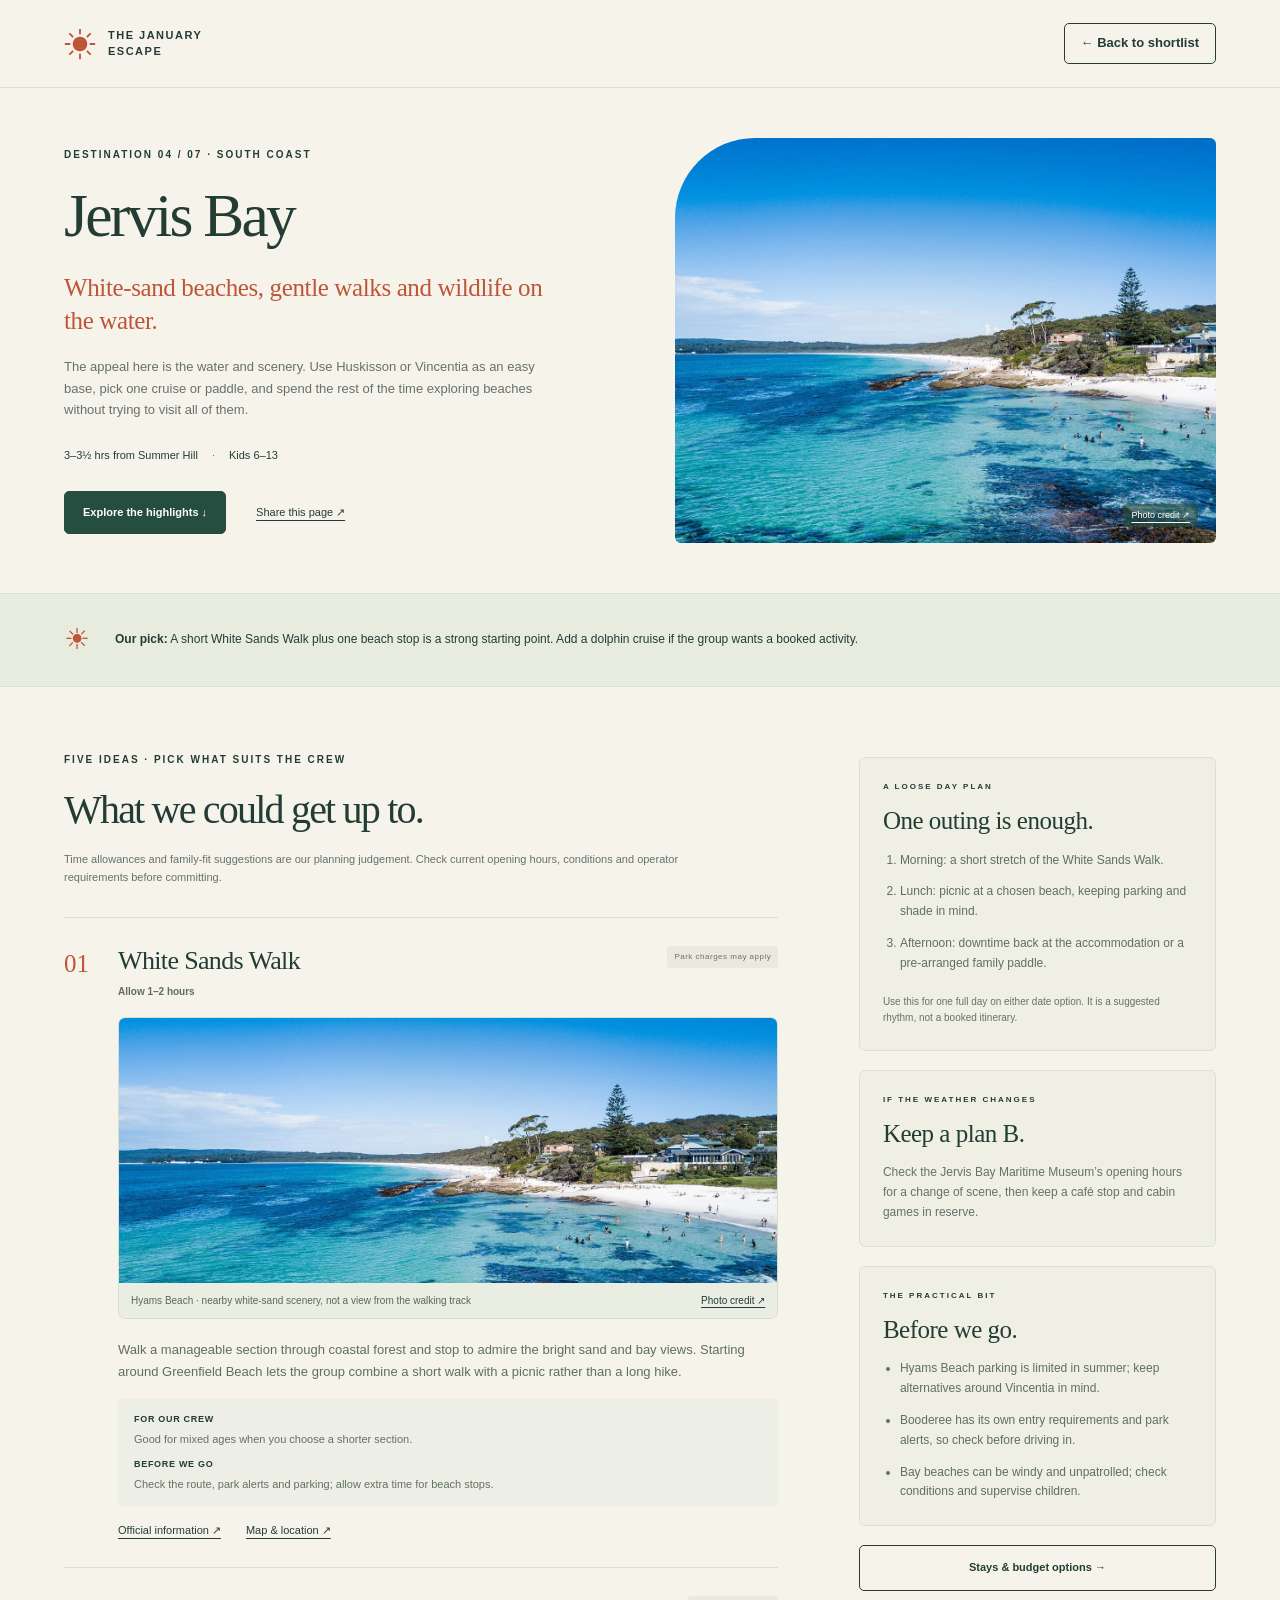
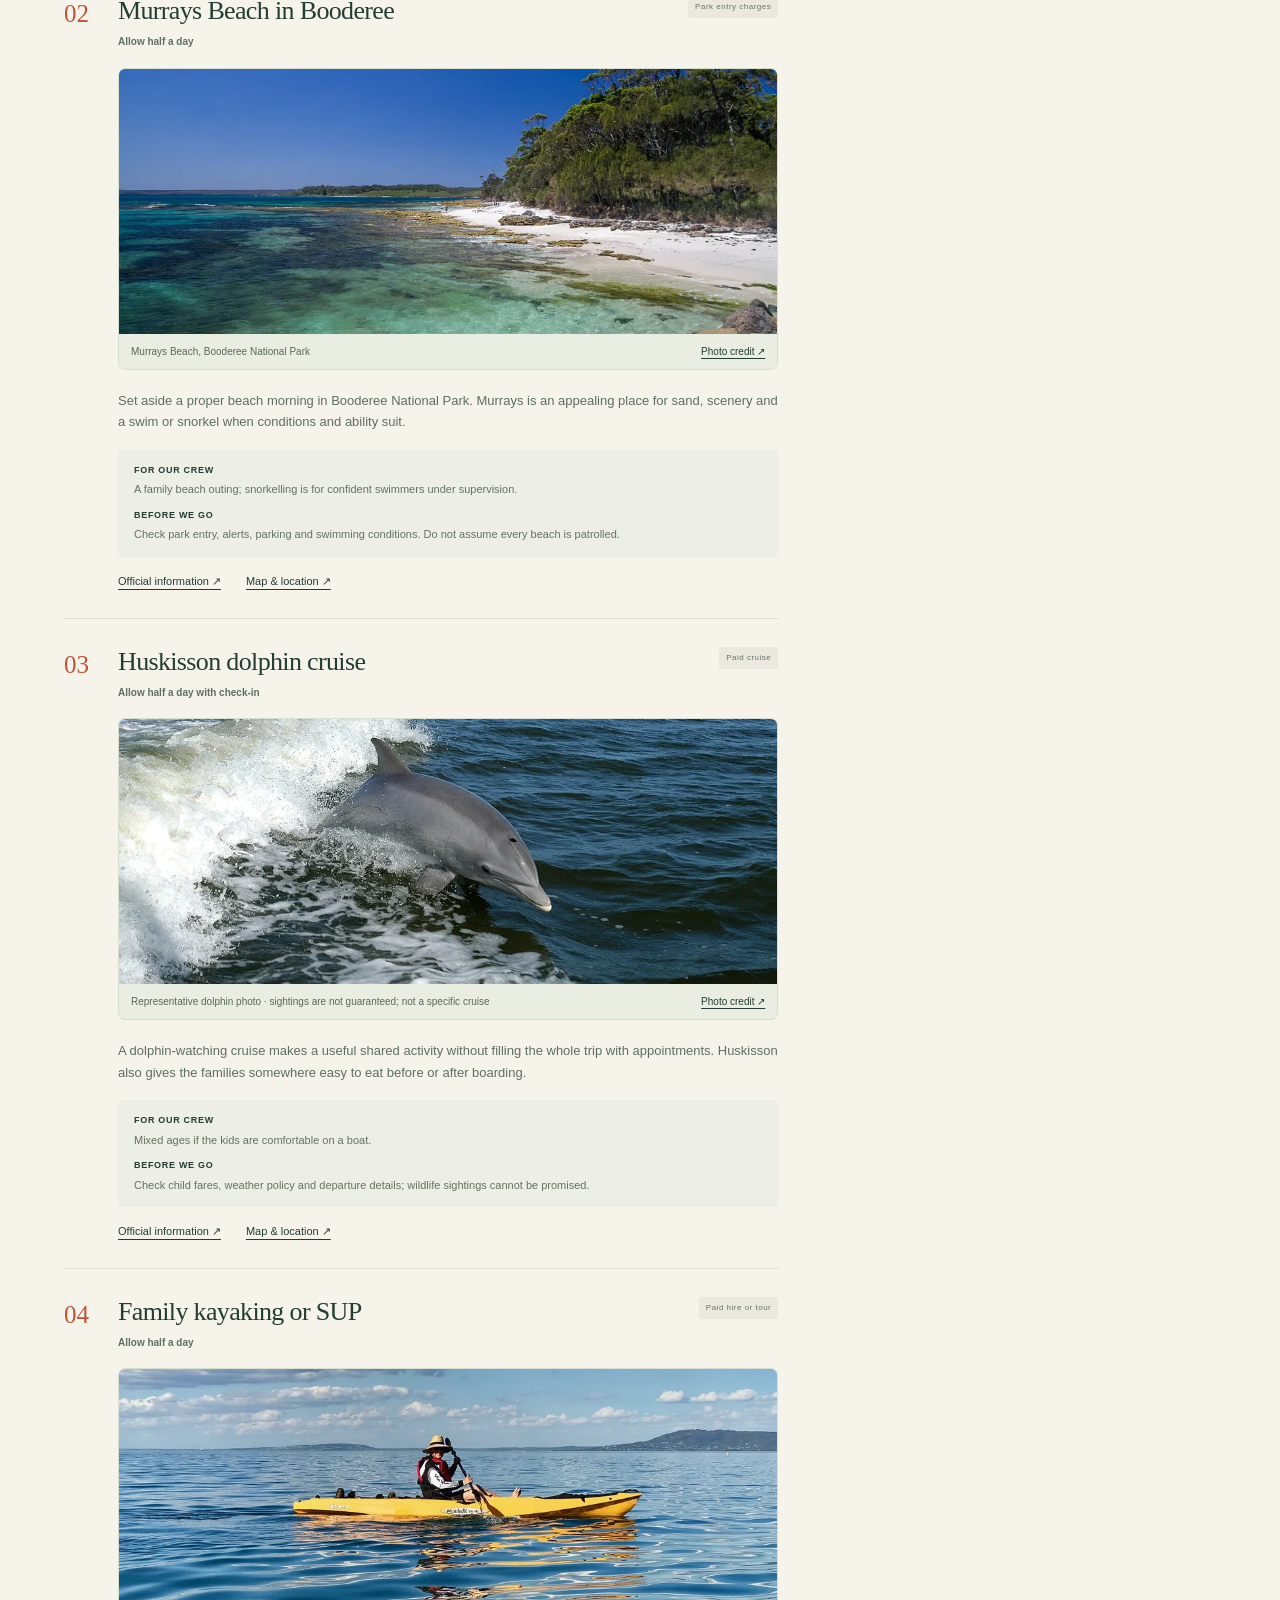
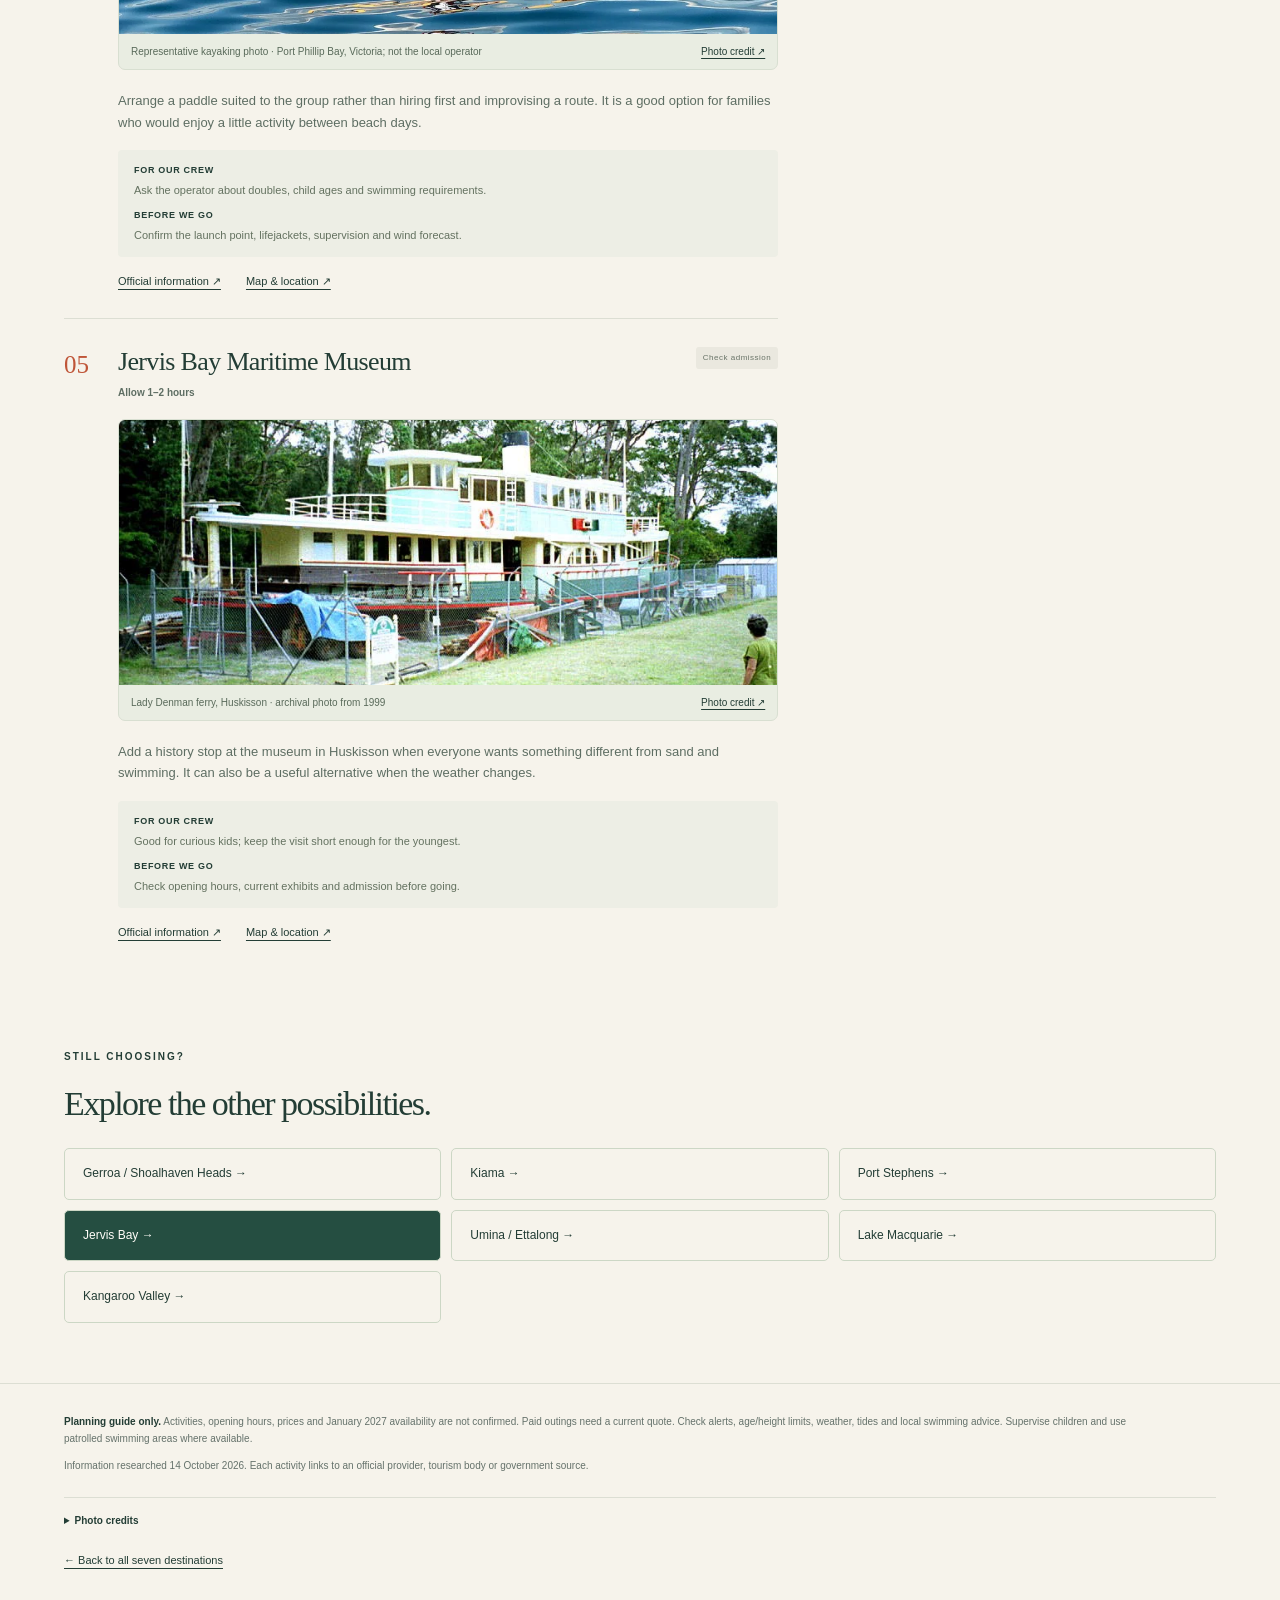
<file: docs/activities/jervis.html>
<!doctype html><html lang="en-AU"><head><meta charset="utf-8"><meta name="viewport" content="width=device-width,initial-scale=1"><meta name="theme-color" content="#f6f3eb"><title>Jervis Bay highlights · The January Escape</title><meta name="description" content="White-sand beaches, gentle walks and wildlife on the water. Family activity ideas for Summer Hill families with kids aged 6–13."><meta property="og:title" content="Jervis Bay · Family getaway highlights"><meta property="og:description" content="White-sand beaches, gentle walks and wildlife on the water."><meta property="og:type" content="website"><meta property="og:url" content="https://summer-getaway-2027.pages.dev/activities/jervis.html"><meta property="og:image" content="https://summer-getaway-2027.pages.dev/assets/destination-3.webp"><link rel="icon" href="../assets/sun.svg" type="image/svg+xml"><link rel="stylesheet" href="../style.css"><link rel="stylesheet" href="../activity-pages.css"><script src="../activity-pages.js" defer></script></head><body class="activity-page"><a class="skip" href="#highlights">Skip to activity highlights</a><header class="header"><a class="brand" href="../index.html#destinations"><img src="../assets/sun.svg" width="32" height="32" alt=""><span>THE JANUARY<br>ESCAPE</span></a><a class="button small" href="../index.html#jervis">← Back to shortlist</a></header><main><section class="activity-hero"><div><p class="eyebrow">DESTINATION 04 / 07 · SOUTH COAST</p><h1>Jervis Bay</h1><p class="activity-lead">White-sand beaches, gentle walks and wildlife on the water.</p><p class="activity-intro">The appeal here is the water and scenery. Use Huskisson or Vincentia as an easy base, pick one cruise or paddle, and spend the rest of the time exploring beaches without trying to visit all of them.</p><div class="hero-facts"><span>3–3½ hrs from Summer Hill</span><span>Kids 6–13</span></div><div class="activity-actions"><a class="button primary" href="#highlights">Explore the highlights ↓</a><button class="text-button" id="activity-share">Share this page ↗</button></div></div><figure><img src="../assets/destination-3.webp" alt="Jervis Bay destination scenery" width="1200" height="800" fetchpriority="high"><figcaption><a href="#activity-credits">Photo credit ↗</a></figcaption></figure></section><div class="activity-brief"><span aria-hidden="true">☀</span><p><strong>Our pick:</strong> A short White Sands Walk plus one beach stop is a strong starting point. Add a dolphin cruise if the group wants a booked activity.</p></div><section id="highlights" class="activity-content"><div><p class="eyebrow">FIVE IDEAS · PICK WHAT SUITS THE CREW</p><h2>What we could get up to.</h2><p class="activity-section-note">Time allowances and family-fit suggestions are our planning judgement. Check current opening hours, conditions and operator requirements before committing.</p><div class="highlight-list"><article class="highlight" id="highlight-1"><span class="highlight-number">01</span><div><div class="highlight-heading"><h3>White Sands Walk</h3><span class="tag neutral">Park charges may apply</span></div><p class="highlight-time">Allow 1–2 hours</p><figure class="activity-photo"><img src="../assets/destination-3.webp" alt="White sand and blue water at Hyams Beach in Jervis Bay" width="1600" height="898" loading="lazy" decoding="async"><figcaption><span>Hyams Beach · nearby white-sand scenery, not a view from the walking track</span><a href="#activity-credits" aria-label="Photo credit for activity 1">Photo credit ↗</a></figcaption></figure><p>Walk a manageable section through coastal forest and stop to admire the bright sand and bay views. Starting around Greenfield Beach lets the group combine a short walk with a picnic rather than a long hike.</p><div class="activity-fit"><p><strong>For our crew</strong> Good for mixed ages when you choose a shorter section.</p><p><strong>Before we go</strong> Check the route, park alerts and parking; allow extra time for beach stops.</p></div><div class="activity-links"><a href="https://www.visitnsw.com/sg/destinations/south-coast/jervis-bay-and-shoalhaven/hyams-beach/white-sands-walk" target="_blank" rel="noopener">Official information ↗</a><a href="https://www.google.com/maps/search/?api=1&amp;query=Greenfield%20Beach%20picnic%20area%20NSW" target="_blank" rel="noopener">Map & location ↗</a></div></div></article><article class="highlight" id="highlight-2"><span class="highlight-number">02</span><div><div class="highlight-heading"><h3>Murrays Beach in Booderee</h3><span class="tag neutral">Park entry charges</span></div><p class="highlight-time">Allow half a day</p><figure class="activity-photo"><img src="../assets/activity-photos/murrays.webp" alt="Clear turquoise water and sand at Murrays Beach" width="1000" height="610" loading="lazy" decoding="async"><figcaption><span>Murrays Beach, Booderee National Park</span><a href="#activity-credits" aria-label="Photo credit for activity 2">Photo credit ↗</a></figcaption></figure><p>Set aside a proper beach morning in Booderee National Park. Murrays is an appealing place for sand, scenery and a swim or snorkel when conditions and ability suit.</p><div class="activity-fit"><p><strong>For our crew</strong> A family beach outing; snorkelling is for confident swimmers under supervision.</p><p><strong>Before we go</strong> Check park entry, alerts, parking and swimming conditions. Do not assume every beach is patrolled.</p></div><div class="activity-links"><a href="https://booderee.gov.au/things-do/visit/beaches/murrays-beach/" target="_blank" rel="noopener">Official information ↗</a><a href="https://www.google.com/maps/search/?api=1&amp;query=Murrays%20Beach%20Booderee%20National%20Park" target="_blank" rel="noopener">Map & location ↗</a></div></div></article><article class="highlight" id="highlight-3"><span class="highlight-number">03</span><div><div class="highlight-heading"><h3>Huskisson dolphin cruise</h3><span class="tag neutral">Paid cruise</span></div><p class="highlight-time">Allow half a day with check-in</p><figure class="activity-photo"><img src="../assets/activity-photos/dolphin.webp" alt="A bottlenose dolphin swimming beside a boat" width="1000" height="665" loading="lazy" decoding="async"><figcaption><span>Representative dolphin photo · sightings are not guaranteed; not a specific cruise</span><a href="#activity-credits" aria-label="Photo credit for activity 3">Photo credit ↗</a></figcaption></figure><p>A dolphin-watching cruise makes a useful shared activity without filling the whole trip with appointments. Huskisson also gives the families somewhere easy to eat before or after boarding.</p><div class="activity-fit"><p><strong>For our crew</strong> Mixed ages if the kids are comfortable on a boat.</p><p><strong>Before we go</strong> Check child fares, weather policy and departure details; wildlife sightings cannot be promised.</p></div><div class="activity-links"><a href="https://www.visitnsw.com/destinations/south-coast/jervis-bay-and-shoalhaven/jervis-bay" target="_blank" rel="noopener">Official information ↗</a><a href="https://www.google.com/maps/search/?api=1&amp;query=Huskisson%20Wharf%20NSW" target="_blank" rel="noopener">Map & location ↗</a></div></div></article><article class="highlight" id="highlight-4"><span class="highlight-number">04</span><div><div class="highlight-heading"><h3>Family kayaking or SUP</h3><span class="tag neutral">Paid hire or tour</span></div><p class="highlight-time">Allow half a day</p><figure class="activity-photo"><img src="../assets/activity-photos/kayaking.webp" alt="A kayaker paddling on calm blue water" width="1000" height="750" loading="lazy" decoding="async"><figcaption><span>Representative kayaking photo · Port Phillip Bay, Victoria; not the local operator</span><a href="#activity-credits" aria-label="Photo credit for activity 4">Photo credit ↗</a></figcaption></figure><p>Arrange a paddle suited to the group rather than hiring first and improvising a route. It is a good option for families who would enjoy a little activity between beach days.</p><div class="activity-fit"><p><strong>For our crew</strong> Ask the operator about doubles, child ages and swimming requirements.</p><p><strong>Before we go</strong> Confirm the launch point, lifejackets, supervision and wind forecast.</p></div><div class="activity-links"><a href="https://www.visitnsw.com/destinations/south-coast/jervis-bay-and-shoalhaven/jervis-bay" target="_blank" rel="noopener">Official information ↗</a><a href="https://www.google.com/maps/search/?api=1&amp;query=Huskisson%20NSW" target="_blank" rel="noopener">Map & location ↗</a></div></div></article><article class="highlight" id="highlight-5"><span class="highlight-number">05</span><div><div class="highlight-heading"><h3>Jervis Bay Maritime Museum</h3><span class="tag neutral">Check admission</span></div><p class="highlight-time">Allow 1–2 hours</p><figure class="activity-photo"><img src="../assets/activity-photos/lady-denman.webp" alt="The historic Lady Denman ferry displayed in Huskisson in 1999" width="792" height="540" loading="lazy" decoding="async"><figcaption><span>Lady Denman ferry, Huskisson · archival photo from 1999</span><a href="#activity-credits" aria-label="Photo credit for activity 5">Photo credit ↗</a></figcaption></figure><p>Add a history stop at the museum in Huskisson when everyone wants something different from sand and swimming. It can also be a useful alternative when the weather changes.</p><div class="activity-fit"><p><strong>For our crew</strong> Good for curious kids; keep the visit short enough for the youngest.</p><p><strong>Before we go</strong> Check opening hours, current exhibits and admission before going.</p></div><div class="activity-links"><a href="https://jervisbaymaritimemuseum.asn.au/" target="_blank" rel="noopener">Official information ↗</a><a href="https://www.google.com/maps/search/?api=1&amp;query=Jervis%20Bay%20Maritime%20Museum%20NSW" target="_blank" rel="noopener">Map & location ↗</a></div></div></article></div></div><aside class="activity-aside"><section><p class="eyebrow">A LOOSE DAY PLAN</p><h3>One outing is enough.</h3><ol><li>Morning: a short stretch of the White Sands Walk.</li><li>Lunch: picnic at a chosen beach, keeping parking and shade in mind.</li><li>Afternoon: downtime back at the accommodation or a pre-arranged family paddle.</li></ol><p class="fine-print">Use this for one full day on either date option. It is a suggested rhythm, not a booked itinerary.</p></section><section><p class="eyebrow">IF THE WEATHER CHANGES</p><h3>Keep a plan B.</h3><p>Check the Jervis Bay Maritime Museum’s opening hours for a change of scene, then keep a café stop and cabin games in reserve.</p></section><section><p class="eyebrow">THE PRACTICAL BIT</p><h3>Before we go.</h3><ul><li>Hyams Beach parking is limited in summer; keep alternatives around Vincentia in mind.</li><li>Booderee has its own entry requirements and park alerts, so check before driving in.</li><li>Bay beaches can be windy and unpatrolled; check conditions and supervise children.</li></ul></section><a class="button" href="../index.html#jervis">Stays & budget options →</a></aside></section><section class="activity-more"><p class="eyebrow">STILL CHOOSING?</p><h2>Explore the other possibilities.</h2><nav aria-label="Destination activity pages"><a href="gerroa.html">Gerroa / Shoalhaven Heads →</a><a href="kiama.html">Kiama →</a><a href="port.html">Port Stephens →</a><a href="jervis.html" aria-current="page" class="current">Jervis Bay →</a><a href="umina.html">Umina / Ettalong →</a><a href="lake.html">Lake Macquarie →</a><a href="valley.html">Kangaroo Valley →</a></nav></section></main><footer class="activity-footer"><p><strong>Planning guide only.</strong> Activities, opening hours, prices and January 2027 availability are not confirmed. Paid outings need a current quote. Check alerts, age/height limits, weather, tides and local swimming advice. Supervise children and use patrolled swimming areas where available.</p><p>Information researched 14 October 2026. Each activity links to an official provider, tourism body or government source.</p><details id="activity-credits"><summary>Photo credits</summary><p><a href="https://commons.wikimedia.org/wiki/File:Hyams_Beach._Booderee_National_Park_%26_Jervis_Bay_Marine_Park.jpg" target="_blank" rel="noopener">Jervis Bay photograph</a> — Charliekay · <a href="https://creativecommons.org/licenses/by-sa/4.0" target="_blank" rel="noopener">CC BY-SA 4.0</a>. Cropped/resized.</p><div class="activity-photo-attributions"><p><strong>Activity photos.</strong> Actual locations where available; representative and archival images are labelled in their captions. Images resized and cropped for web display.</p><ul><li><strong>White Sands Walk:</strong> <a href="https://commons.wikimedia.org/wiki/File:Hyams_Beach._Booderee_National_Park_%26_Jervis_Bay_Marine_Park.jpg" target="_blank" rel="noopener">Hyams Beach. Booderee National Park &amp; Jervis Bay Marine Park.jpg</a> — Charliekay · <a href="https://creativecommons.org/licenses/by-sa/4.0" target="_blank" rel="noopener">CC BY-SA 4.0</a>.</li><li><strong>Murrays Beach in Booderee:</strong> <a href="https://commons.wikimedia.org/wiki/File:Murrays_Beach,_Booderee_National_Park.jpg" target="_blank" rel="noopener">Murrays Beach, Booderee National Park.jpg</a> — Maksym Kozlenko · <a href="https://creativecommons.org/licenses/by-sa/4.0" target="_blank" rel="noopener">CC BY-SA 4.0</a>.</li><li><strong>Huskisson dolphin cruise:</strong> <a href="https://commons.wikimedia.org/wiki/File:Tursiops_truncatus_01.jpg" target="_blank" rel="noopener">Tursiops truncatus 01.jpg</a> — NASA · <a href="https://commons.wikimedia.org/wiki/File:Tursiops_truncatus_01.jpg" target="_blank" rel="noopener">Public domain</a>.</li><li><strong>Family kayaking or SUP:</strong> <a href="https://commons.wikimedia.org/wiki/File:Kayaking_in_Port_Phillip_Bay,_Victoria,_Australia.jpg" target="_blank" rel="noopener">Kayaking in Port Phillip Bay, Victoria, Australia.jpg</a> — Kgbo · <a href="https://creativecommons.org/licenses/by-sa/4.0" target="_blank" rel="noopener">CC BY-SA 4.0</a>.</li><li><strong>Jervis Bay Maritime Museum:</strong> <a href="https://commons.wikimedia.org/wiki/File:Sydney_ferry_LADY_DENMAN_in_Huskisson_1999.jpg" target="_blank" rel="noopener">Sydney ferry LADY DENMAN in Huskisson 1999.jpg</a> — Graeme Andrews collection · <a href="https://creativecommons.org/licenses/by/4.0" target="_blank" rel="noopener">CC BY 4.0</a>.</li></ul></div></details><a href="../index.html#destinations">← Back to all seven destinations</a></footer><div id="activity-toast" role="status" aria-live="polite"></div></body></html>
</file>
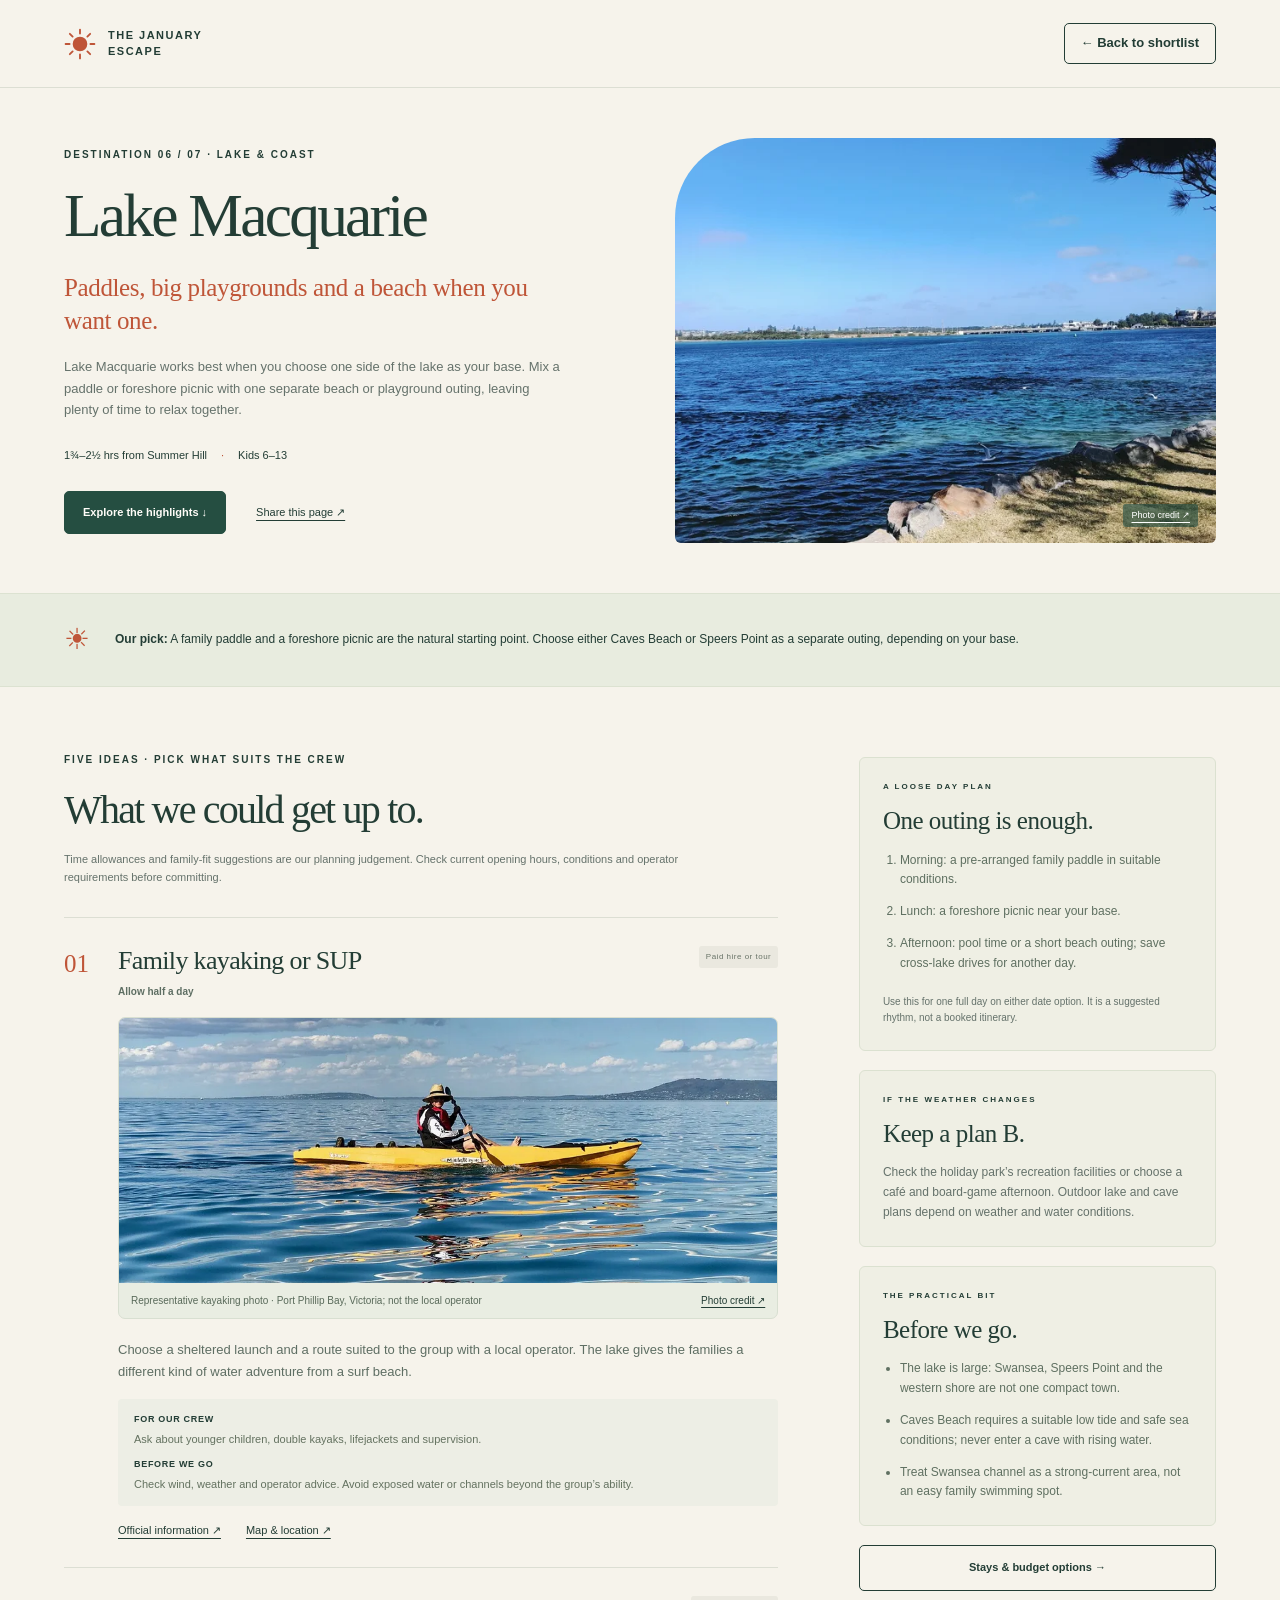
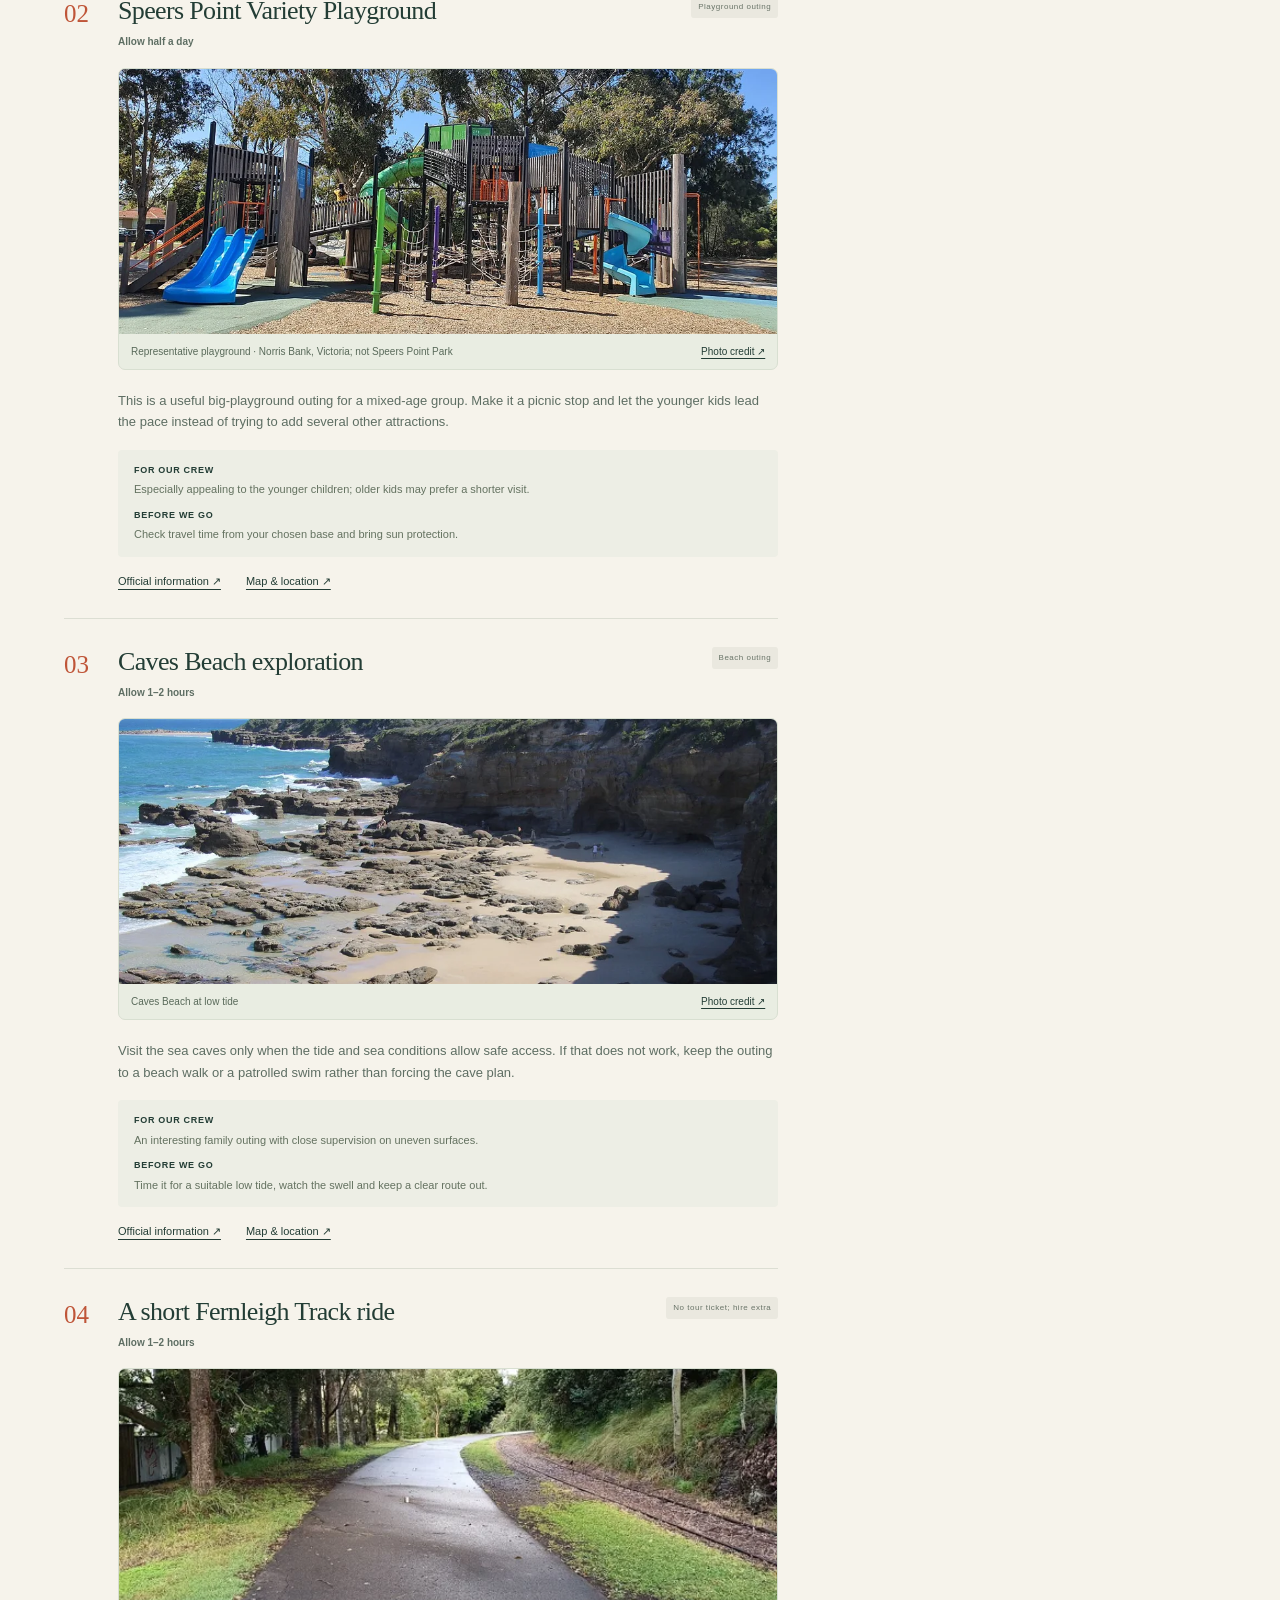
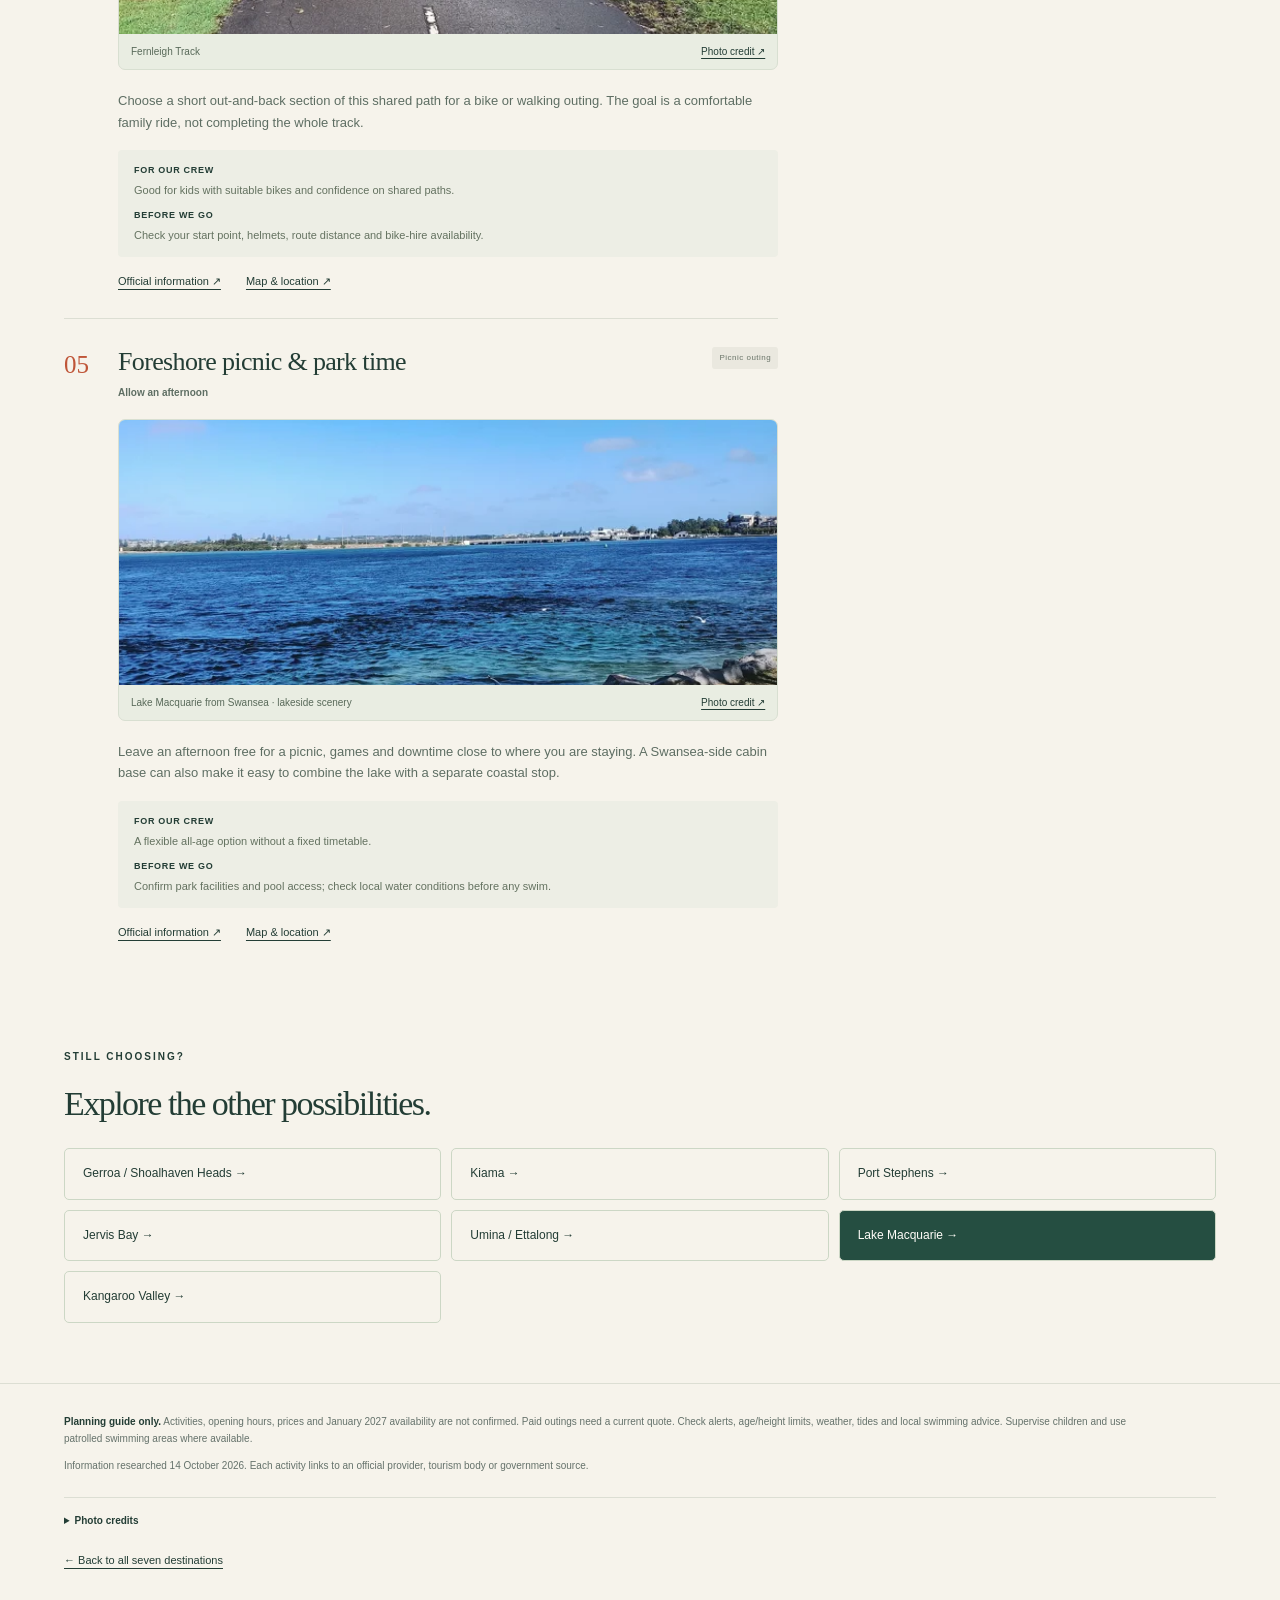
<file: docs/activities/lake.html>
<!doctype html><html lang="en-AU"><head><meta charset="utf-8"><meta name="viewport" content="width=device-width,initial-scale=1"><meta name="theme-color" content="#f6f3eb"><title>Lake Macquarie highlights · The January Escape</title><meta name="description" content="Paddles, big playgrounds and a beach when you want one. Family activity ideas for Summer Hill families with kids aged 6–13."><meta property="og:title" content="Lake Macquarie · Family getaway highlights"><meta property="og:description" content="Paddles, big playgrounds and a beach when you want one."><meta property="og:type" content="website"><meta property="og:url" content="https://summer-getaway-2027.pages.dev/activities/lake.html"><meta property="og:image" content="https://summer-getaway-2027.pages.dev/assets/destination-5.webp"><link rel="icon" href="../assets/sun.svg" type="image/svg+xml"><link rel="stylesheet" href="../style.css"><link rel="stylesheet" href="../activity-pages.css"><script src="../activity-pages.js" defer></script></head><body class="activity-page"><a class="skip" href="#highlights">Skip to activity highlights</a><header class="header"><a class="brand" href="../index.html#destinations"><img src="../assets/sun.svg" width="32" height="32" alt=""><span>THE JANUARY<br>ESCAPE</span></a><a class="button small" href="../index.html#lake">← Back to shortlist</a></header><main><section class="activity-hero"><div><p class="eyebrow">DESTINATION 06 / 07 · LAKE &amp; COAST</p><h1>Lake Macquarie</h1><p class="activity-lead">Paddles, big playgrounds and a beach when you want one.</p><p class="activity-intro">Lake Macquarie works best when you choose one side of the lake as your base. Mix a paddle or foreshore picnic with one separate beach or playground outing, leaving plenty of time to relax together.</p><div class="hero-facts"><span>1¾–2½ hrs from Summer Hill</span><span>Kids 6–13</span></div><div class="activity-actions"><a class="button primary" href="#highlights">Explore the highlights ↓</a><button class="text-button" id="activity-share">Share this page ↗</button></div></div><figure><img src="../assets/destination-5.webp" alt="Lake Macquarie destination scenery" width="1200" height="800" fetchpriority="high"><figcaption><a href="#activity-credits">Photo credit ↗</a></figcaption></figure></section><div class="activity-brief"><span aria-hidden="true">☀</span><p><strong>Our pick:</strong> A family paddle and a foreshore picnic are the natural starting point. Choose either Caves Beach or Speers Point as a separate outing, depending on your base.</p></div><section id="highlights" class="activity-content"><div><p class="eyebrow">FIVE IDEAS · PICK WHAT SUITS THE CREW</p><h2>What we could get up to.</h2><p class="activity-section-note">Time allowances and family-fit suggestions are our planning judgement. Check current opening hours, conditions and operator requirements before committing.</p><div class="highlight-list"><article class="highlight" id="highlight-1"><span class="highlight-number">01</span><div><div class="highlight-heading"><h3>Family kayaking or SUP</h3><span class="tag neutral">Paid hire or tour</span></div><p class="highlight-time">Allow half a day</p><figure class="activity-photo"><img src="../assets/activity-photos/kayaking.webp" alt="A kayaker paddling on calm blue water" width="1000" height="750" loading="lazy" decoding="async"><figcaption><span>Representative kayaking photo · Port Phillip Bay, Victoria; not the local operator</span><a href="#activity-credits" aria-label="Photo credit for activity 1">Photo credit ↗</a></figcaption></figure><p>Choose a sheltered launch and a route suited to the group with a local operator. The lake gives the families a different kind of water adventure from a surf beach.</p><div class="activity-fit"><p><strong>For our crew</strong> Ask about younger children, double kayaks, lifejackets and supervision.</p><p><strong>Before we go</strong> Check wind, weather and operator advice. Avoid exposed water or channels beyond the group’s ability.</p></div><div class="activity-links"><a href="https://www.visitnsw.com/destinations/north-coast/lake-macquarie-area/morisset" target="_blank" rel="noopener">Official information ↗</a><a href="https://www.google.com/maps/search/?api=1&amp;query=Lake%20Macquarie%20NSW" target="_blank" rel="noopener">Map & location ↗</a></div></div></article><article class="highlight" id="highlight-2"><span class="highlight-number">02</span><div><div class="highlight-heading"><h3>Speers Point Variety Playground</h3><span class="tag neutral">Playground outing</span></div><p class="highlight-time">Allow half a day</p><figure class="activity-photo"><img src="../assets/activity-photos/playground.webp" alt="Colourful playground equipment in an Australian park" width="1000" height="563" loading="lazy" decoding="async"><figcaption><span>Representative playground · Norris Bank, Victoria; not Speers Point Park</span><a href="#activity-credits" aria-label="Photo credit for activity 2">Photo credit ↗</a></figcaption></figure><p>This is a useful big-playground outing for a mixed-age group. Make it a picnic stop and let the younger kids lead the pace instead of trying to add several other attractions.</p><div class="activity-fit"><p><strong>For our crew</strong> Especially appealing to the younger children; older kids may prefer a shorter visit.</p><p><strong>Before we go</strong> Check travel time from your chosen base and bring sun protection.</p></div><div class="activity-links"><a href="https://www.visitnsw.com/articles/lake-macquarie-thing-to-do-with-kids" target="_blank" rel="noopener">Official information ↗</a><a href="https://www.google.com/maps/search/?api=1&amp;query=Lake%20Macquarie%20Variety%20Playground%20Speers%20Point" target="_blank" rel="noopener">Map & location ↗</a></div></div></article><article class="highlight" id="highlight-3"><span class="highlight-number">03</span><div><div class="highlight-heading"><h3>Caves Beach exploration</h3><span class="tag neutral">Beach outing</span></div><p class="highlight-time">Allow 1–2 hours</p><figure class="activity-photo"><img src="../assets/activity-photos/caves.webp" alt="Sea caves and sand at Caves Beach at low tide" width="1000" height="627" loading="lazy" decoding="async"><figcaption><span>Caves Beach at low tide</span><a href="#activity-credits" aria-label="Photo credit for activity 3">Photo credit ↗</a></figcaption></figure><p>Visit the sea caves only when the tide and sea conditions allow safe access. If that does not work, keep the outing to a beach walk or a patrolled swim rather than forcing the cave plan.</p><div class="activity-fit"><p><strong>For our crew</strong> An interesting family outing with close supervision on uneven surfaces.</p><p><strong>Before we go</strong> Time it for a suitable low tide, watch the swell and keep a clear route out.</p></div><div class="activity-links"><a href="https://www.nsw.gov.au/visiting-and-exploring-nsw/locations-and-attractions/caves-beach" target="_blank" rel="noopener">Official information ↗</a><a href="https://www.google.com/maps/search/?api=1&amp;query=Caves%20Beach%20NSW" target="_blank" rel="noopener">Map & location ↗</a></div></div></article><article class="highlight" id="highlight-4"><span class="highlight-number">04</span><div><div class="highlight-heading"><h3>A short Fernleigh Track ride</h3><span class="tag neutral">No tour ticket; hire extra</span></div><p class="highlight-time">Allow 1–2 hours</p><figure class="activity-photo"><img src="../assets/activity-photos/fernleigh.webp" alt="The tree-lined shared path on the Fernleigh Track" width="600" height="800" loading="lazy" decoding="async"><figcaption><span>Fernleigh Track</span><a href="#activity-credits" aria-label="Photo credit for activity 4">Photo credit ↗</a></figcaption></figure><p>Choose a short out-and-back section of this shared path for a bike or walking outing. The goal is a comfortable family ride, not completing the whole track.</p><div class="activity-fit"><p><strong>For our crew</strong> Good for kids with suitable bikes and confidence on shared paths.</p><p><strong>Before we go</strong> Check your start point, helmets, route distance and bike-hire availability.</p></div><div class="activity-links"><a href="https://www.visitnsw.com/destinations/north-coast/lake-macquarie-area" target="_blank" rel="noopener">Official information ↗</a><a href="https://www.google.com/maps/search/?api=1&amp;query=Fernleigh%20Track%20Belmont%20NSW" target="_blank" rel="noopener">Map & location ↗</a></div></div></article><article class="highlight" id="highlight-5"><span class="highlight-number">05</span><div><div class="highlight-heading"><h3>Foreshore picnic &amp; park time</h3><span class="tag neutral">Picnic outing</span></div><p class="highlight-time">Allow an afternoon</p><figure class="activity-photo"><img src="../assets/destination-5.webp" alt="Open lake water and the foreshore at Swansea" width="637" height="850" loading="lazy" decoding="async"><figcaption><span>Lake Macquarie from Swansea · lakeside scenery</span><a href="#activity-credits" aria-label="Photo credit for activity 5">Photo credit ↗</a></figcaption></figure><p>Leave an afternoon free for a picnic, games and downtime close to where you are staying. A Swansea-side cabin base can also make it easy to combine the lake with a separate coastal stop.</p><div class="activity-fit"><p><strong>For our crew</strong> A flexible all-age option without a fixed timetable.</p><p><strong>Before we go</strong> Confirm park facilities and pool access; check local water conditions before any swim.</p></div><div class="activity-links"><a href="https://lakemacholidayparks.com.au/swansea-lakeside-caravan-park" target="_blank" rel="noopener">Official information ↗</a><a href="https://www.google.com/maps/search/?api=1&amp;query=Swansea%20Lakeside%20Holiday%20Park%20NSW" target="_blank" rel="noopener">Map & location ↗</a></div></div></article></div></div><aside class="activity-aside"><section><p class="eyebrow">A LOOSE DAY PLAN</p><h3>One outing is enough.</h3><ol><li>Morning: a pre-arranged family paddle in suitable conditions.</li><li>Lunch: a foreshore picnic near your base.</li><li>Afternoon: pool time or a short beach outing; save cross-lake drives for another day.</li></ol><p class="fine-print">Use this for one full day on either date option. It is a suggested rhythm, not a booked itinerary.</p></section><section><p class="eyebrow">IF THE WEATHER CHANGES</p><h3>Keep a plan B.</h3><p>Check the holiday park’s recreation facilities or choose a café and board-game afternoon. Outdoor lake and cave plans depend on weather and water conditions.</p></section><section><p class="eyebrow">THE PRACTICAL BIT</p><h3>Before we go.</h3><ul><li>The lake is large: Swansea, Speers Point and the western shore are not one compact town.</li><li>Caves Beach requires a suitable low tide and safe sea conditions; never enter a cave with rising water.</li><li>Treat Swansea channel as a strong-current area, not an easy family swimming spot.</li></ul></section><a class="button" href="../index.html#lake">Stays & budget options →</a></aside></section><section class="activity-more"><p class="eyebrow">STILL CHOOSING?</p><h2>Explore the other possibilities.</h2><nav aria-label="Destination activity pages"><a href="gerroa.html">Gerroa / Shoalhaven Heads →</a><a href="kiama.html">Kiama →</a><a href="port.html">Port Stephens →</a><a href="jervis.html">Jervis Bay →</a><a href="umina.html">Umina / Ettalong →</a><a href="lake.html" aria-current="page" class="current">Lake Macquarie →</a><a href="valley.html">Kangaroo Valley →</a></nav></section></main><footer class="activity-footer"><p><strong>Planning guide only.</strong> Activities, opening hours, prices and January 2027 availability are not confirmed. Paid outings need a current quote. Check alerts, age/height limits, weather, tides and local swimming advice. Supervise children and use patrolled swimming areas where available.</p><p>Information researched 14 October 2026. Each activity links to an official provider, tourism body or government source.</p><details id="activity-credits"><summary>Photo credits</summary><p><a href="https://commons.wikimedia.org/wiki/File:View_of_Lake_Macquarie_from_Swansea.jpg" target="_blank" rel="noopener">Lake Macquarie photograph</a> — JaredMcKenzie · <a href="https://creativecommons.org/publicdomain/zero/1.0/deed.en" target="_blank" rel="noopener">CC0</a>. Cropped/resized.</p><div class="activity-photo-attributions"><p><strong>Activity photos.</strong> Actual locations where available; representative and archival images are labelled in their captions. Images resized and cropped for web display.</p><ul><li><strong>Family kayaking or SUP:</strong> <a href="https://commons.wikimedia.org/wiki/File:Kayaking_in_Port_Phillip_Bay,_Victoria,_Australia.jpg" target="_blank" rel="noopener">Kayaking in Port Phillip Bay, Victoria, Australia.jpg</a> — Kgbo · <a href="https://creativecommons.org/licenses/by-sa/4.0" target="_blank" rel="noopener">CC BY-SA 4.0</a>.</li><li><strong>Speers Point Variety Playground:</strong> <a href="https://commons.wikimedia.org/wiki/File:Norris_Bank_Reserve_Playground.jpg" target="_blank" rel="noopener">Norris Bank Reserve Playground.jpg</a> — TarnishedPath · <a href="https://creativecommons.org/licenses/by-sa/4.0" target="_blank" rel="noopener">CC BY-SA 4.0</a>.</li><li><strong>Caves Beach exploration:</strong> <a href="https://commons.wikimedia.org/wiki/File:Caves_Beach_Low_Tide.jpg" target="_blank" rel="noopener">Caves Beach Low Tide.jpg</a> — Poyt448, Peter Woodard · <a href="https://creativecommons.org/licenses/by-sa/4.0" target="_blank" rel="noopener">CC BY-SA 4.0</a>.</li><li><strong>A short Fernleigh Track ride:</strong> <a href="https://commons.wikimedia.org/wiki/File:Fernleigh_Track_Track_02.jpg" target="_blank" rel="noopener">Fernleigh Track Track 02.jpg</a> — JaredMcKenzie · <a href="https://creativecommons.org/publicdomain/zero/1.0/deed.en" target="_blank" rel="noopener">CC0</a>.</li><li><strong>Foreshore picnic &amp; park time:</strong> <a href="https://commons.wikimedia.org/wiki/File:View_of_Lake_Macquarie_from_Swansea.jpg" target="_blank" rel="noopener">View of Lake Macquarie from Swansea.jpg</a> — JaredMcKenzie · <a href="https://creativecommons.org/publicdomain/zero/1.0/deed.en" target="_blank" rel="noopener">CC0</a>.</li></ul></div></details><a href="../index.html#destinations">← Back to all seven destinations</a></footer><div id="activity-toast" role="status" aria-live="polite"></div></body></html>
</file>
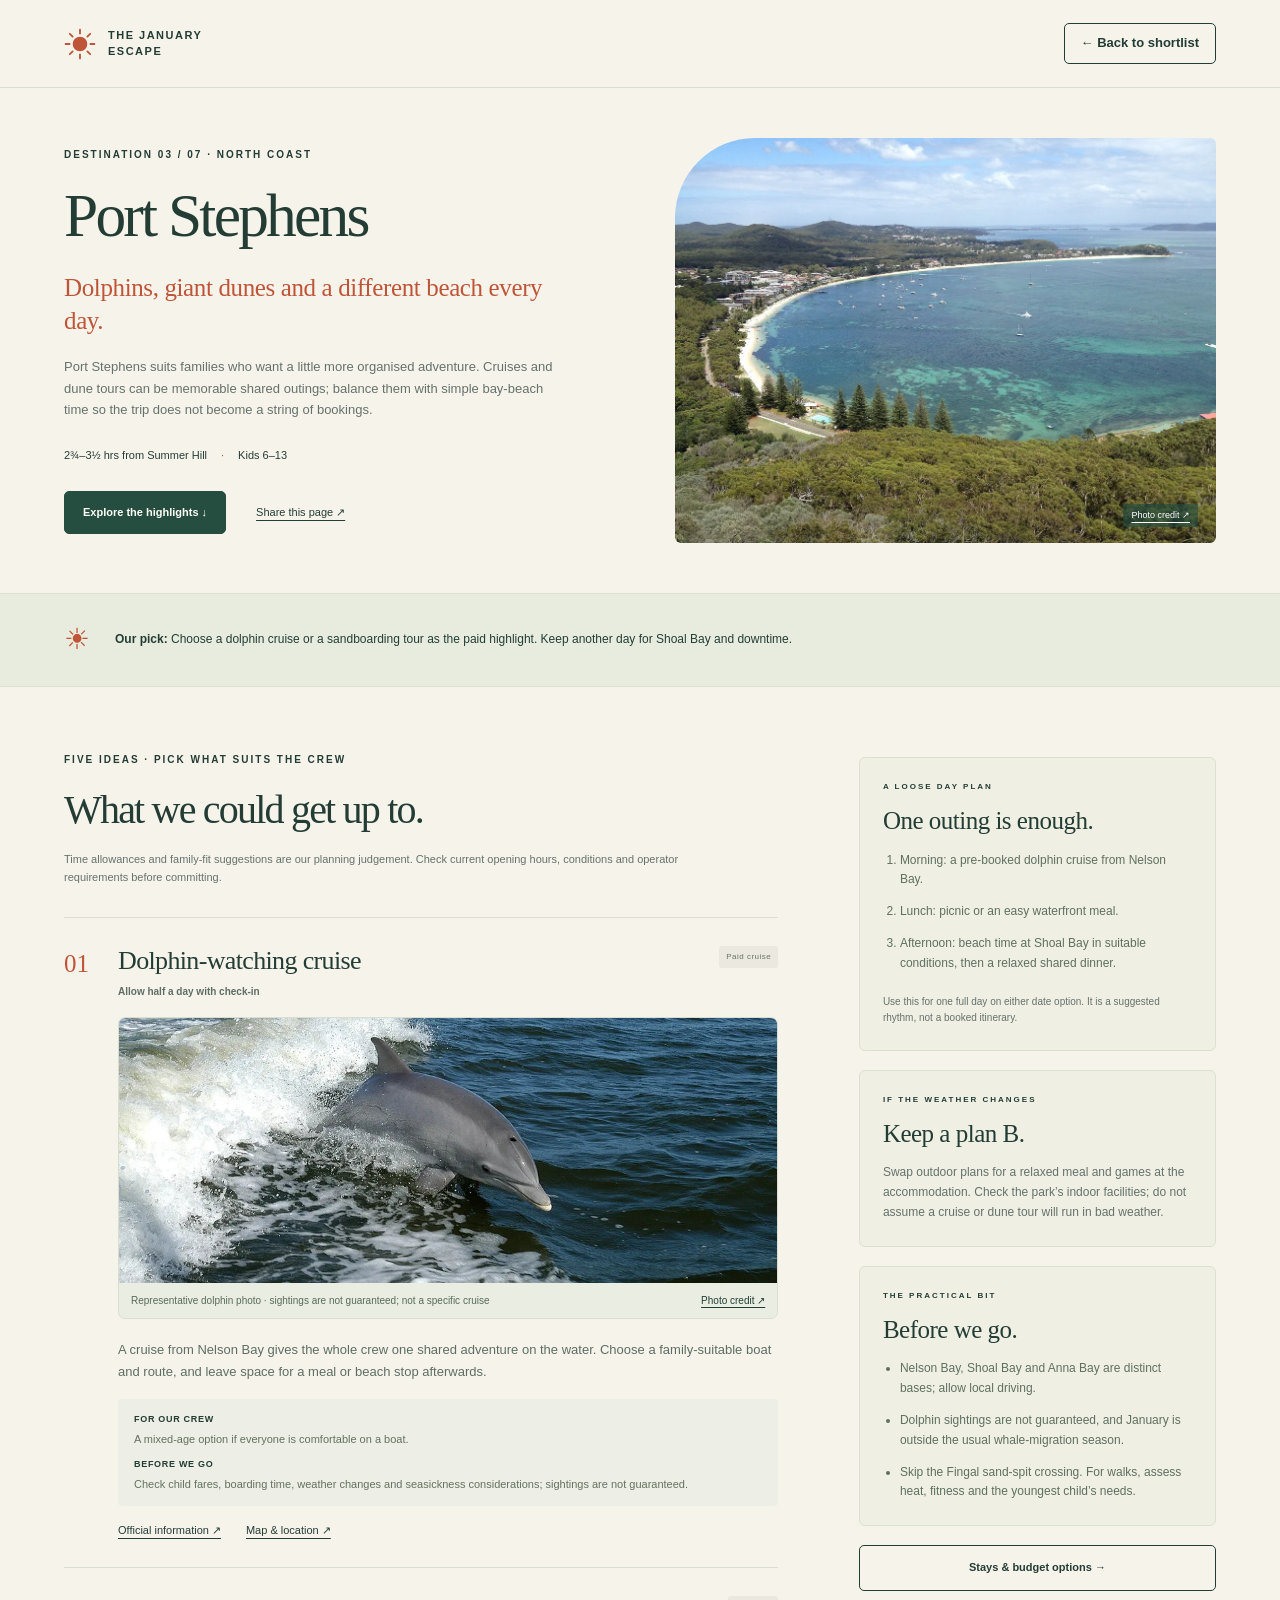
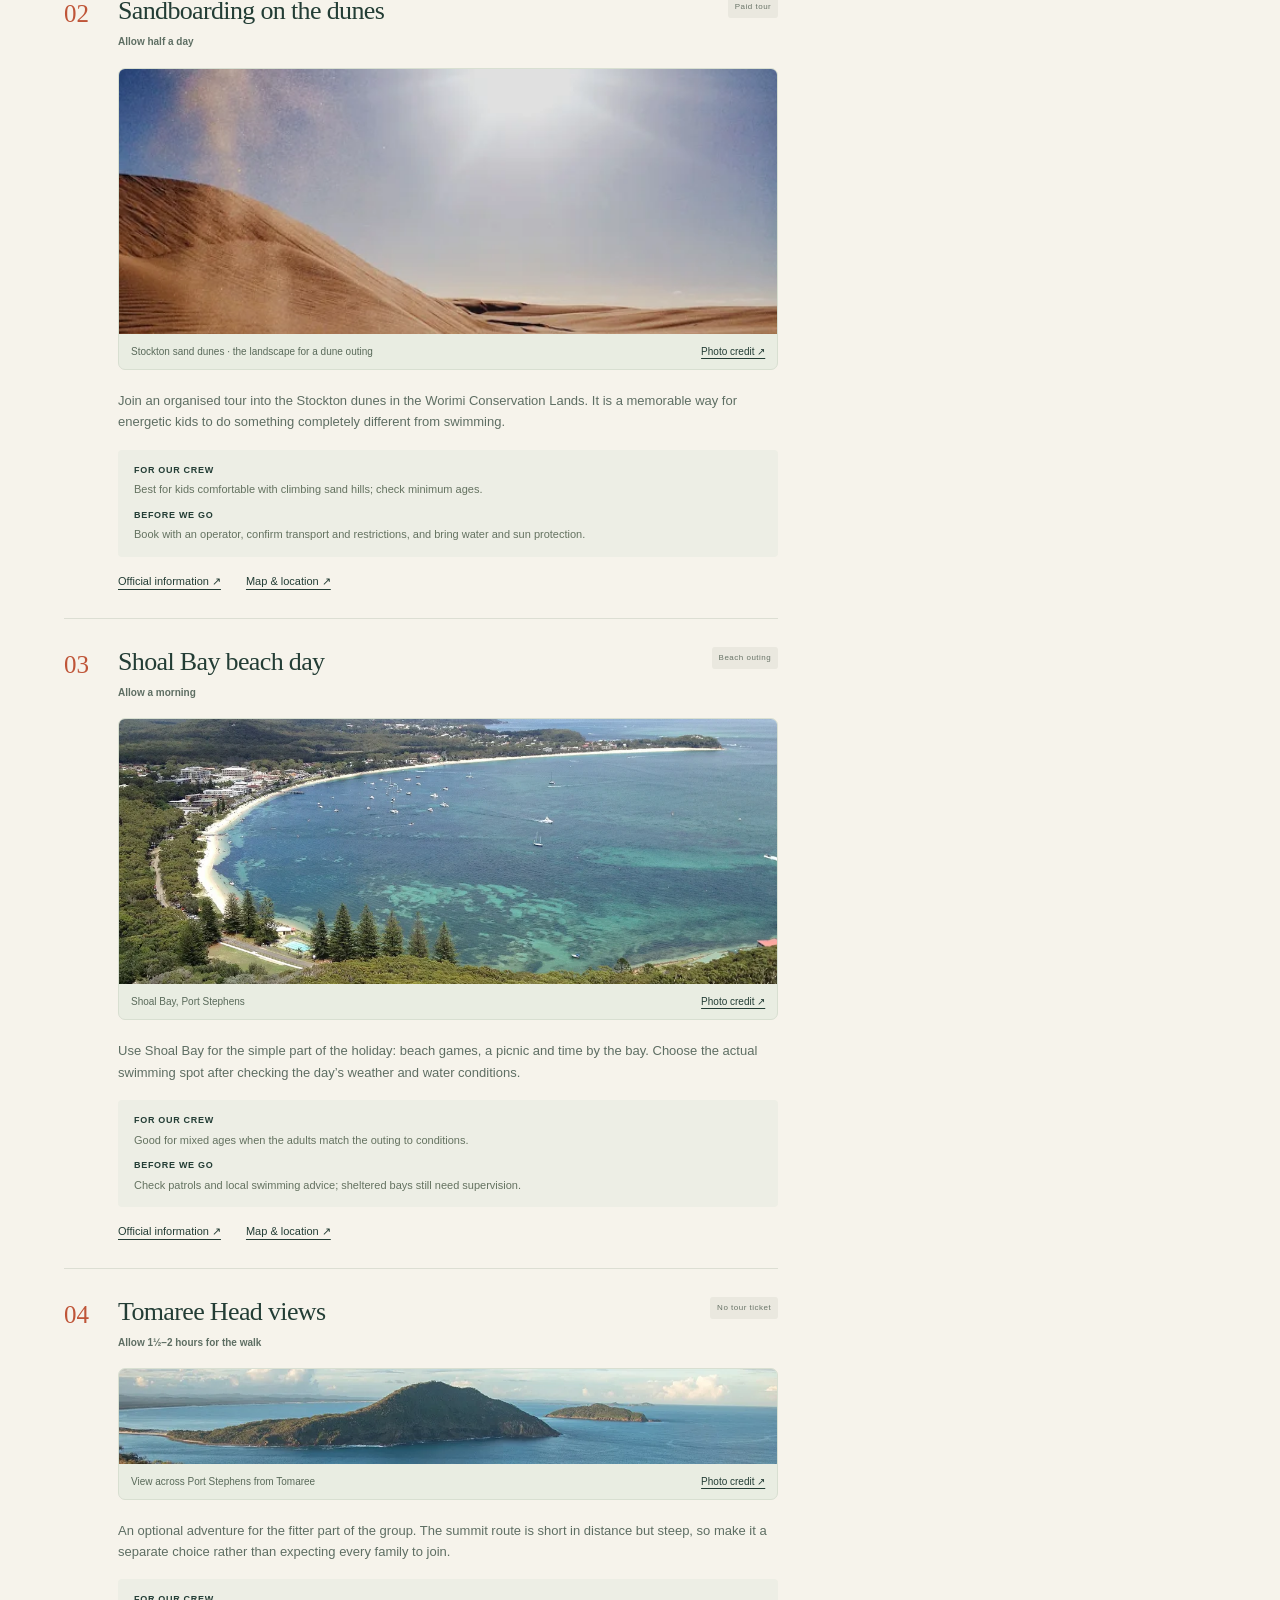
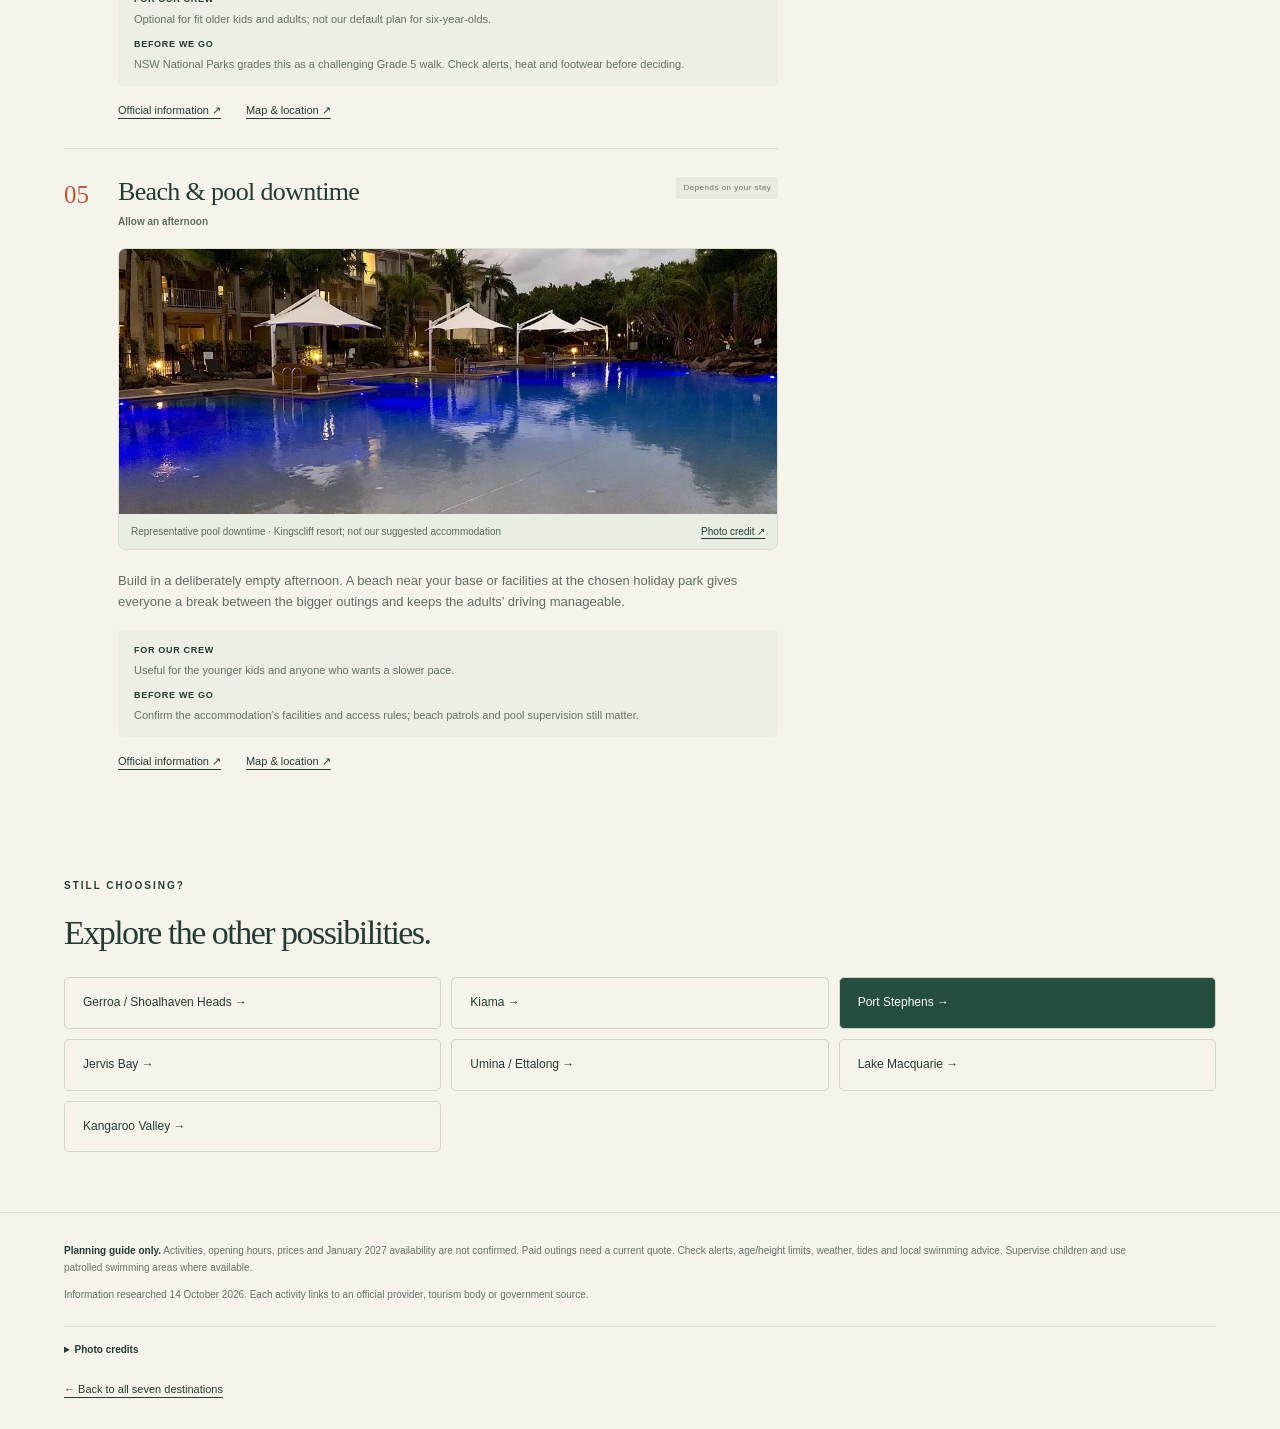
<file: docs/activities/port.html>
<!doctype html><html lang="en-AU"><head><meta charset="utf-8"><meta name="viewport" content="width=device-width,initial-scale=1"><meta name="theme-color" content="#f6f3eb"><title>Port Stephens highlights · The January Escape</title><meta name="description" content="Dolphins, giant dunes and a different beach every day. Family activity ideas for Summer Hill families with kids aged 6–13."><meta property="og:title" content="Port Stephens · Family getaway highlights"><meta property="og:description" content="Dolphins, giant dunes and a different beach every day."><meta property="og:type" content="website"><meta property="og:url" content="https://summer-getaway-2027.pages.dev/activities/port.html"><meta property="og:image" content="https://summer-getaway-2027.pages.dev/assets/destination-2.webp"><link rel="icon" href="../assets/sun.svg" type="image/svg+xml"><link rel="stylesheet" href="../style.css"><link rel="stylesheet" href="../activity-pages.css"><script src="../activity-pages.js" defer></script></head><body class="activity-page"><a class="skip" href="#highlights">Skip to activity highlights</a><header class="header"><a class="brand" href="../index.html#destinations"><img src="../assets/sun.svg" width="32" height="32" alt=""><span>THE JANUARY<br>ESCAPE</span></a><a class="button small" href="../index.html#port">← Back to shortlist</a></header><main><section class="activity-hero"><div><p class="eyebrow">DESTINATION 03 / 07 · NORTH COAST</p><h1>Port Stephens</h1><p class="activity-lead">Dolphins, giant dunes and a different beach every day.</p><p class="activity-intro">Port Stephens suits families who want a little more organised adventure. Cruises and dune tours can be memorable shared outings; balance them with simple bay-beach time so the trip does not become a string of bookings.</p><div class="hero-facts"><span>2¾–3½ hrs from Summer Hill</span><span>Kids 6–13</span></div><div class="activity-actions"><a class="button primary" href="#highlights">Explore the highlights ↓</a><button class="text-button" id="activity-share">Share this page ↗</button></div></div><figure><img src="../assets/destination-2.webp" alt="Port Stephens destination scenery" width="1200" height="800" fetchpriority="high"><figcaption><a href="#activity-credits">Photo credit ↗</a></figcaption></figure></section><div class="activity-brief"><span aria-hidden="true">☀</span><p><strong>Our pick:</strong> Choose a dolphin cruise or a sandboarding tour as the paid highlight. Keep another day for Shoal Bay and downtime.</p></div><section id="highlights" class="activity-content"><div><p class="eyebrow">FIVE IDEAS · PICK WHAT SUITS THE CREW</p><h2>What we could get up to.</h2><p class="activity-section-note">Time allowances and family-fit suggestions are our planning judgement. Check current opening hours, conditions and operator requirements before committing.</p><div class="highlight-list"><article class="highlight" id="highlight-1"><span class="highlight-number">01</span><div><div class="highlight-heading"><h3>Dolphin-watching cruise</h3><span class="tag neutral">Paid cruise</span></div><p class="highlight-time">Allow half a day with check-in</p><figure class="activity-photo"><img src="../assets/activity-photos/dolphin.webp" alt="A bottlenose dolphin swimming beside a boat" width="1000" height="665" loading="lazy" decoding="async"><figcaption><span>Representative dolphin photo · sightings are not guaranteed; not a specific cruise</span><a href="#activity-credits" aria-label="Photo credit for activity 1">Photo credit ↗</a></figcaption></figure><p>A cruise from Nelson Bay gives the whole crew one shared adventure on the water. Choose a family-suitable boat and route, and leave space for a meal or beach stop afterwards.</p><div class="activity-fit"><p><strong>For our crew</strong> A mixed-age option if everyone is comfortable on a boat.</p><p><strong>Before we go</strong> Check child fares, boarding time, weather changes and seasickness considerations; sightings are not guaranteed.</p></div><div class="activity-links"><a href="https://www.portstephens.org.au/see-and-do/things-to-do" target="_blank" rel="noopener">Official information ↗</a><a href="https://www.google.com/maps/search/?api=1&amp;query=Nelson%20Bay%20Marina%20NSW" target="_blank" rel="noopener">Map & location ↗</a></div></div></article><article class="highlight" id="highlight-2"><span class="highlight-number">02</span><div><div class="highlight-heading"><h3>Sandboarding on the dunes</h3><span class="tag neutral">Paid tour</span></div><p class="highlight-time">Allow half a day</p><figure class="activity-photo"><img src="../assets/activity-photos/sand-dunes.webp" alt="Rolling sand dunes at Stockton" width="600" height="800" loading="lazy" decoding="async"><figcaption><span>Stockton sand dunes · the landscape for a dune outing</span><a href="#activity-credits" aria-label="Photo credit for activity 2">Photo credit ↗</a></figcaption></figure><p>Join an organised tour into the Stockton dunes in the Worimi Conservation Lands. It is a memorable way for energetic kids to do something completely different from swimming.</p><div class="activity-fit"><p><strong>For our crew</strong> Best for kids comfortable with climbing sand hills; check minimum ages.</p><p><strong>Before we go</strong> Book with an operator, confirm transport and restrictions, and bring water and sun protection.</p></div><div class="activity-links"><a href="https://www.portstephens.org.au/poi/the-dunes/overview" target="_blank" rel="noopener">Official information ↗</a><a href="https://www.google.com/maps/search/?api=1&amp;query=Birubi%20Beach%20Anna%20Bay%20NSW" target="_blank" rel="noopener">Map & location ↗</a></div></div></article><article class="highlight" id="highlight-3"><span class="highlight-number">03</span><div><div class="highlight-heading"><h3>Shoal Bay beach day</h3><span class="tag neutral">Beach outing</span></div><p class="highlight-time">Allow a morning</p><figure class="activity-photo"><img src="../assets/destination-2.webp" alt="The sheltered bay and sandy beach at Shoal Bay" width="1100" height="825" loading="lazy" decoding="async"><figcaption><span>Shoal Bay, Port Stephens</span><a href="#activity-credits" aria-label="Photo credit for activity 3">Photo credit ↗</a></figcaption></figure><p>Use Shoal Bay for the simple part of the holiday: beach games, a picnic and time by the bay. Choose the actual swimming spot after checking the day’s weather and water conditions.</p><div class="activity-fit"><p><strong>For our crew</strong> Good for mixed ages when the adults match the outing to conditions.</p><p><strong>Before we go</strong> Check patrols and local swimming advice; sheltered bays still need supervision.</p></div><div class="activity-links"><a href="https://www.visitnsw.com/destinations/north-coast/port-stephens-area" target="_blank" rel="noopener">Official information ↗</a><a href="https://www.google.com/maps/search/?api=1&amp;query=Shoal%20Bay%20Beach%20NSW" target="_blank" rel="noopener">Map & location ↗</a></div></div></article><article class="highlight" id="highlight-4"><span class="highlight-number">04</span><div><div class="highlight-heading"><h3>Tomaree Head views</h3><span class="tag neutral">No tour ticket</span></div><p class="highlight-time">Allow 1½–2 hours for the walk</p><figure class="activity-photo panorama"><img src="../assets/activity-photos/summit.webp" alt="Panoramic view of Port Stephens from Tomaree National Park" width="1000" height="143" loading="lazy" decoding="async"><figcaption><span>View across Port Stephens from Tomaree</span><a href="#activity-credits" aria-label="Photo credit for activity 4">Photo credit ↗</a></figcaption></figure><p>An optional adventure for the fitter part of the group. The summit route is short in distance but steep, so make it a separate choice rather than expecting every family to join.</p><div class="activity-fit"><p><strong>For our crew</strong> Optional for fit older kids and adults; not our default plan for six-year-olds.</p><p><strong>Before we go</strong> NSW National Parks grades this as a challenging Grade 5 walk. Check alerts, heat and footwear before deciding.</p></div><div class="activity-links"><a href="https://www.nationalparks.nsw.gov.au/things-to-do/walking-tracks/tomaree-head-summit-walk" target="_blank" rel="noopener">Official information ↗</a><a href="https://www.google.com/maps/search/?api=1&amp;query=Tomaree%20Head%20Summit%20Walk%20NSW" target="_blank" rel="noopener">Map & location ↗</a></div></div></article><article class="highlight" id="highlight-5"><span class="highlight-number">05</span><div><div class="highlight-heading"><h3>Beach &amp; pool downtime</h3><span class="tag neutral">Depends on your stay</span></div><p class="highlight-time">Allow an afternoon</p><figure class="activity-photo"><img src="../assets/activity-photos/pool.webp" alt="A resort swimming pool surrounded by palms" width="1000" height="750" loading="lazy" decoding="async"><figcaption><span>Representative pool downtime · Kingscliff resort; not our suggested accommodation</span><a href="#activity-credits" aria-label="Photo credit for activity 5">Photo credit ↗</a></figcaption></figure><p>Build in a deliberately empty afternoon. A beach near your base or facilities at the chosen holiday park gives everyone a break between the bigger outings and keeps the adults’ driving manageable.</p><div class="activity-fit"><p><strong>For our crew</strong> Useful for the younger kids and anyone who wants a slower pace.</p><p><strong>Before we go</strong> Confirm the accommodation’s facilities and access rules; beach patrols and pool supervision still matter.</p></div><div class="activity-links"><a href="https://www.ingeniaholidays.com.au/our-parks/new-south-wales/ingenia-holidays-one-mile-beach" target="_blank" rel="noopener">Official information ↗</a><a href="https://www.google.com/maps/search/?api=1&amp;query=One%20Mile%20Beach%20NSW" target="_blank" rel="noopener">Map & location ↗</a></div></div></article></div></div><aside class="activity-aside"><section><p class="eyebrow">A LOOSE DAY PLAN</p><h3>One outing is enough.</h3><ol><li>Morning: a pre-booked dolphin cruise from Nelson Bay.</li><li>Lunch: picnic or an easy waterfront meal.</li><li>Afternoon: beach time at Shoal Bay in suitable conditions, then a relaxed shared dinner.</li></ol><p class="fine-print">Use this for one full day on either date option. It is a suggested rhythm, not a booked itinerary.</p></section><section><p class="eyebrow">IF THE WEATHER CHANGES</p><h3>Keep a plan B.</h3><p>Swap outdoor plans for a relaxed meal and games at the accommodation. Check the park’s indoor facilities; do not assume a cruise or dune tour will run in bad weather.</p></section><section><p class="eyebrow">THE PRACTICAL BIT</p><h3>Before we go.</h3><ul><li>Nelson Bay, Shoal Bay and Anna Bay are distinct bases; allow local driving.</li><li>Dolphin sightings are not guaranteed, and January is outside the usual whale-migration season.</li><li>Skip the Fingal sand-spit crossing. For walks, assess heat, fitness and the youngest child’s needs.</li></ul></section><a class="button" href="../index.html#port">Stays & budget options →</a></aside></section><section class="activity-more"><p class="eyebrow">STILL CHOOSING?</p><h2>Explore the other possibilities.</h2><nav aria-label="Destination activity pages"><a href="gerroa.html">Gerroa / Shoalhaven Heads →</a><a href="kiama.html">Kiama →</a><a href="port.html" aria-current="page" class="current">Port Stephens →</a><a href="jervis.html">Jervis Bay →</a><a href="umina.html">Umina / Ettalong →</a><a href="lake.html">Lake Macquarie →</a><a href="valley.html">Kangaroo Valley →</a></nav></section></main><footer class="activity-footer"><p><strong>Planning guide only.</strong> Activities, opening hours, prices and January 2027 availability are not confirmed. Paid outings need a current quote. Check alerts, age/height limits, weather, tides and local swimming advice. Supervise children and use patrolled swimming areas where available.</p><p>Information researched 14 October 2026. Each activity links to an official provider, tourism body or government source.</p><details id="activity-credits"><summary>Photo credits</summary><p><a href="https://commons.wikimedia.org/wiki/File:Shoal_Bay_NSW.jpg" target="_blank" rel="noopener">Port Stephens photograph</a> — Phil Whitehouse from London, United Kingdom · <a href="https://creativecommons.org/licenses/by/2.0" target="_blank" rel="noopener">CC BY 2.0</a>. Cropped/resized.</p><div class="activity-photo-attributions"><p><strong>Activity photos.</strong> Actual locations where available; representative and archival images are labelled in their captions. Images resized and cropped for web display.</p><ul><li><strong>Dolphin-watching cruise:</strong> <a href="https://commons.wikimedia.org/wiki/File:Tursiops_truncatus_01.jpg" target="_blank" rel="noopener">Tursiops truncatus 01.jpg</a> — NASA · <a href="https://commons.wikimedia.org/wiki/File:Tursiops_truncatus_01.jpg" target="_blank" rel="noopener">Public domain</a>.</li><li><strong>Sandboarding on the dunes:</strong> <a href="https://commons.wikimedia.org/wiki/File:Stockton_Sand_Dunes.JPG" target="_blank" rel="noopener">Stockton Sand Dunes.JPG</a> — Turtletime13 · <a href="https://creativecommons.org/licenses/by-sa/4.0" target="_blank" rel="noopener">CC BY-SA 4.0</a>.</li><li><strong>Shoal Bay beach day:</strong> <a href="https://commons.wikimedia.org/wiki/File:Shoal_Bay_NSW.jpg" target="_blank" rel="noopener">Shoal Bay NSW.jpg</a> — Phil Whitehouse from London, United Kingdom · <a href="https://creativecommons.org/licenses/by/2.0" target="_blank" rel="noopener">CC BY 2.0</a>.</li><li><strong>Tomaree Head views:</strong> <a href="https://commons.wikimedia.org/wiki/File:Tomaree_National_Park_banner.jpg" target="_blank" rel="noopener">Tomaree National Park banner.jpg</a> — Rkalingaraj · <a href="https://creativecommons.org/licenses/by-sa/4.0" target="_blank" rel="noopener">CC BY-SA 4.0</a>.</li><li><strong>Beach &amp; pool downtime:</strong> <a href="https://commons.wikimedia.org/wiki/File:Swimming_pool_at_Peppers_Salt_Resort_%26_Spa,_Kingscliff,_New_South_Wales.jpg" target="_blank" rel="noopener">Swimming pool at Peppers Salt Resort &amp; Spa, Kingscliff, New South Wales.jpg</a> — Kgbo · <a href="https://creativecommons.org/licenses/by-sa/4.0" target="_blank" rel="noopener">CC BY-SA 4.0</a>.</li></ul></div></details><a href="../index.html#destinations">← Back to all seven destinations</a></footer><div id="activity-toast" role="status" aria-live="polite"></div></body></html>
</file>
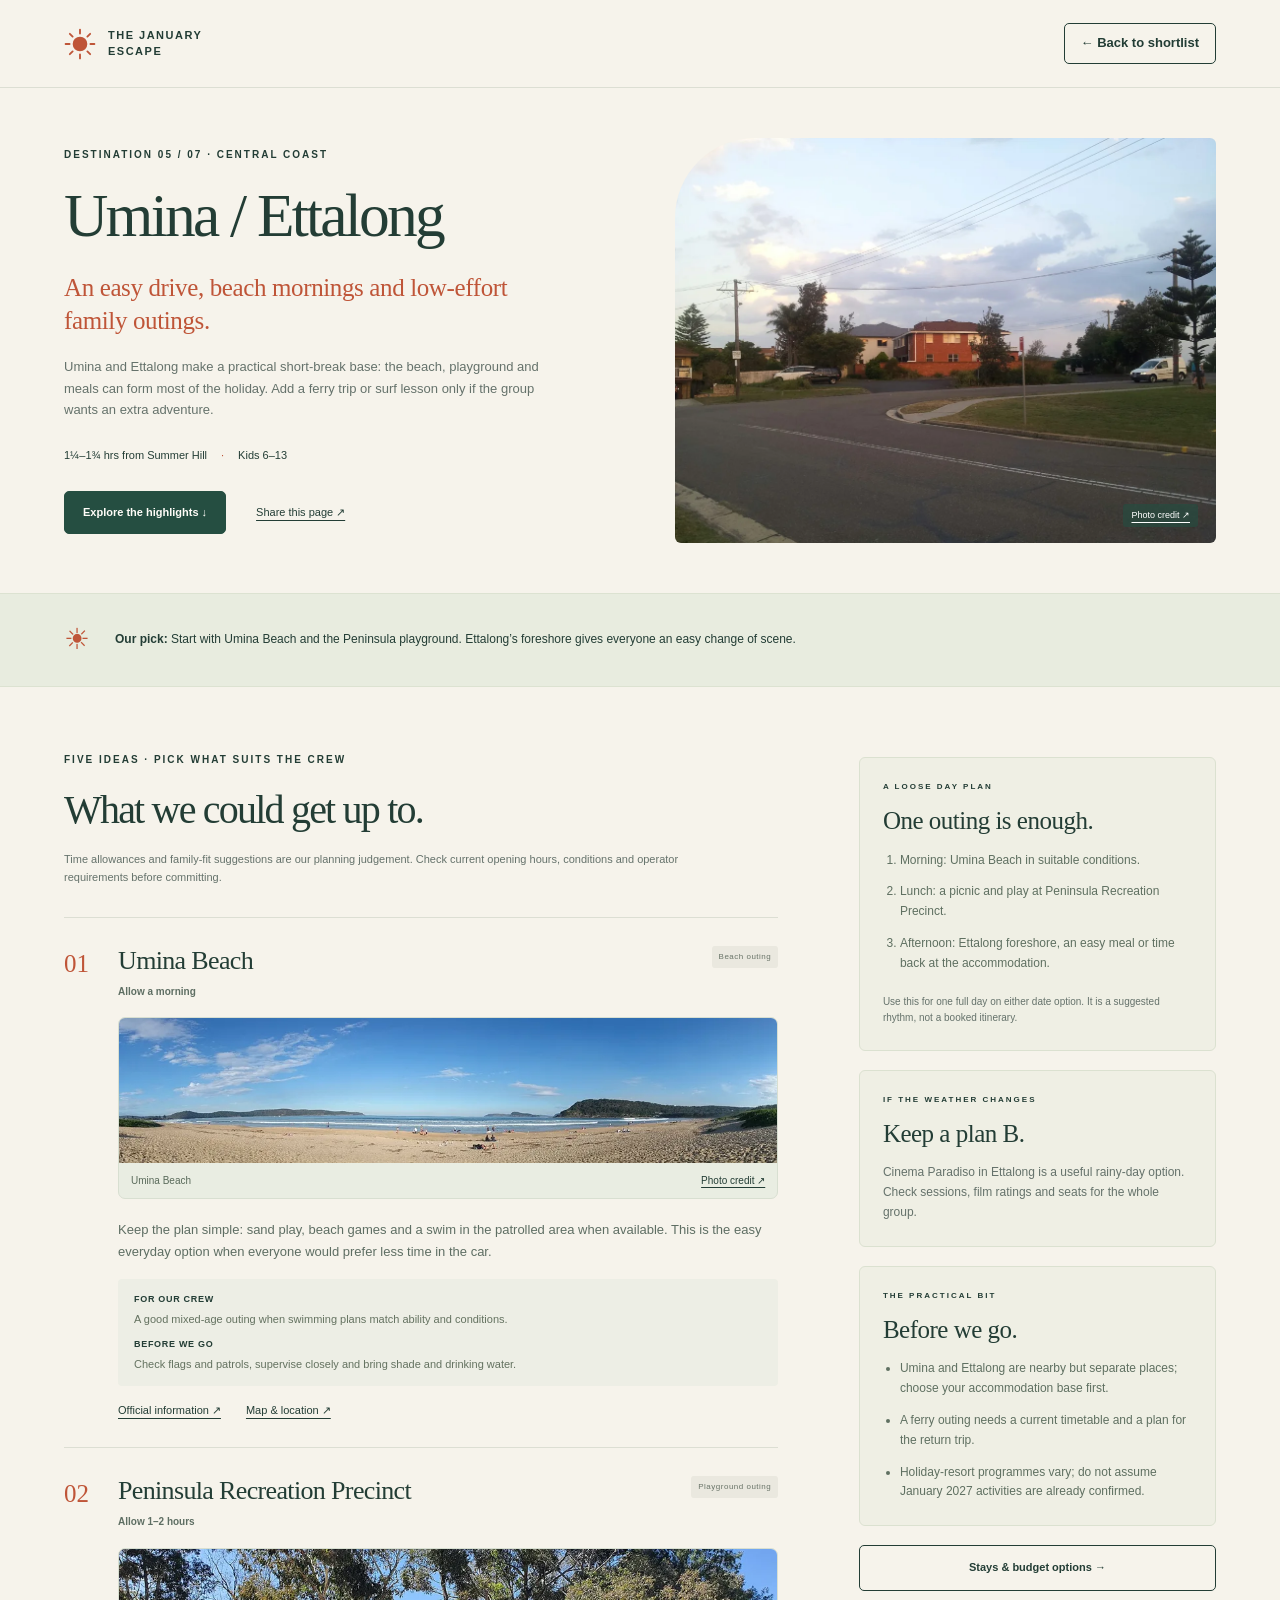
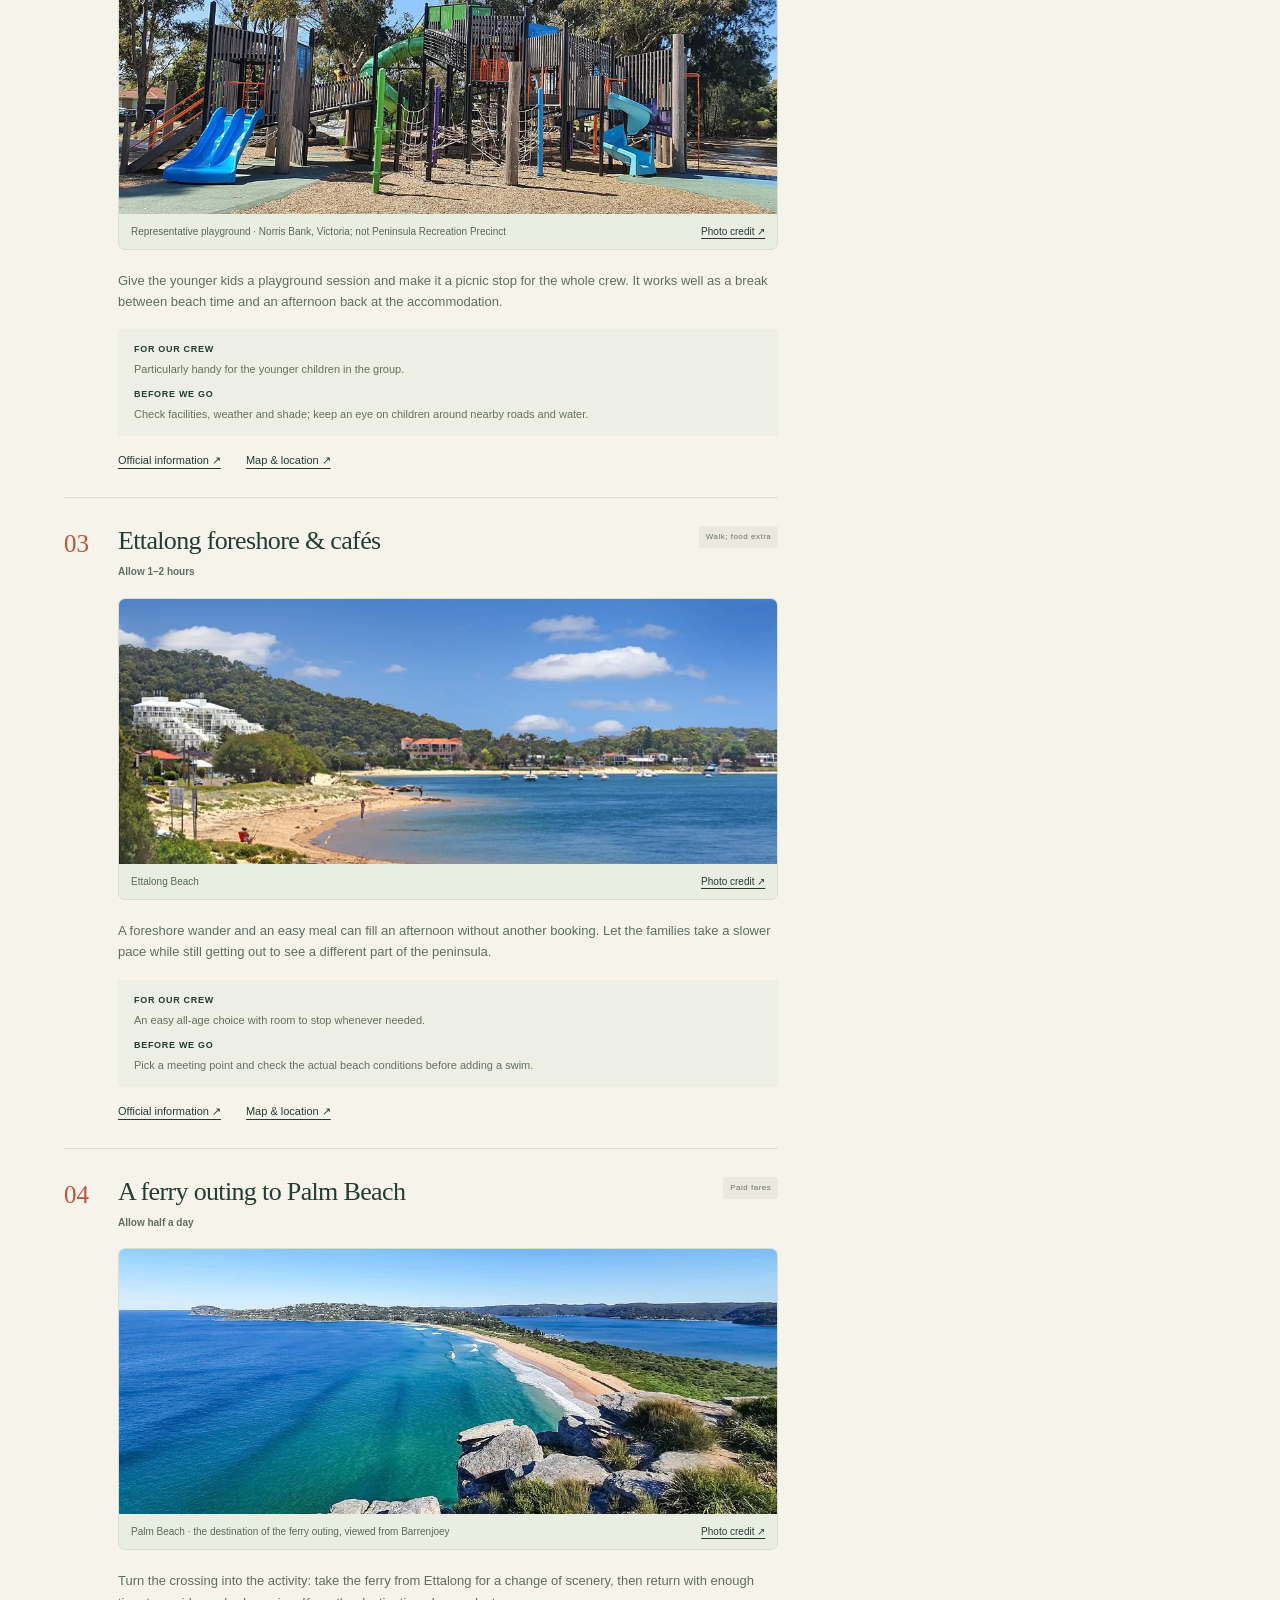
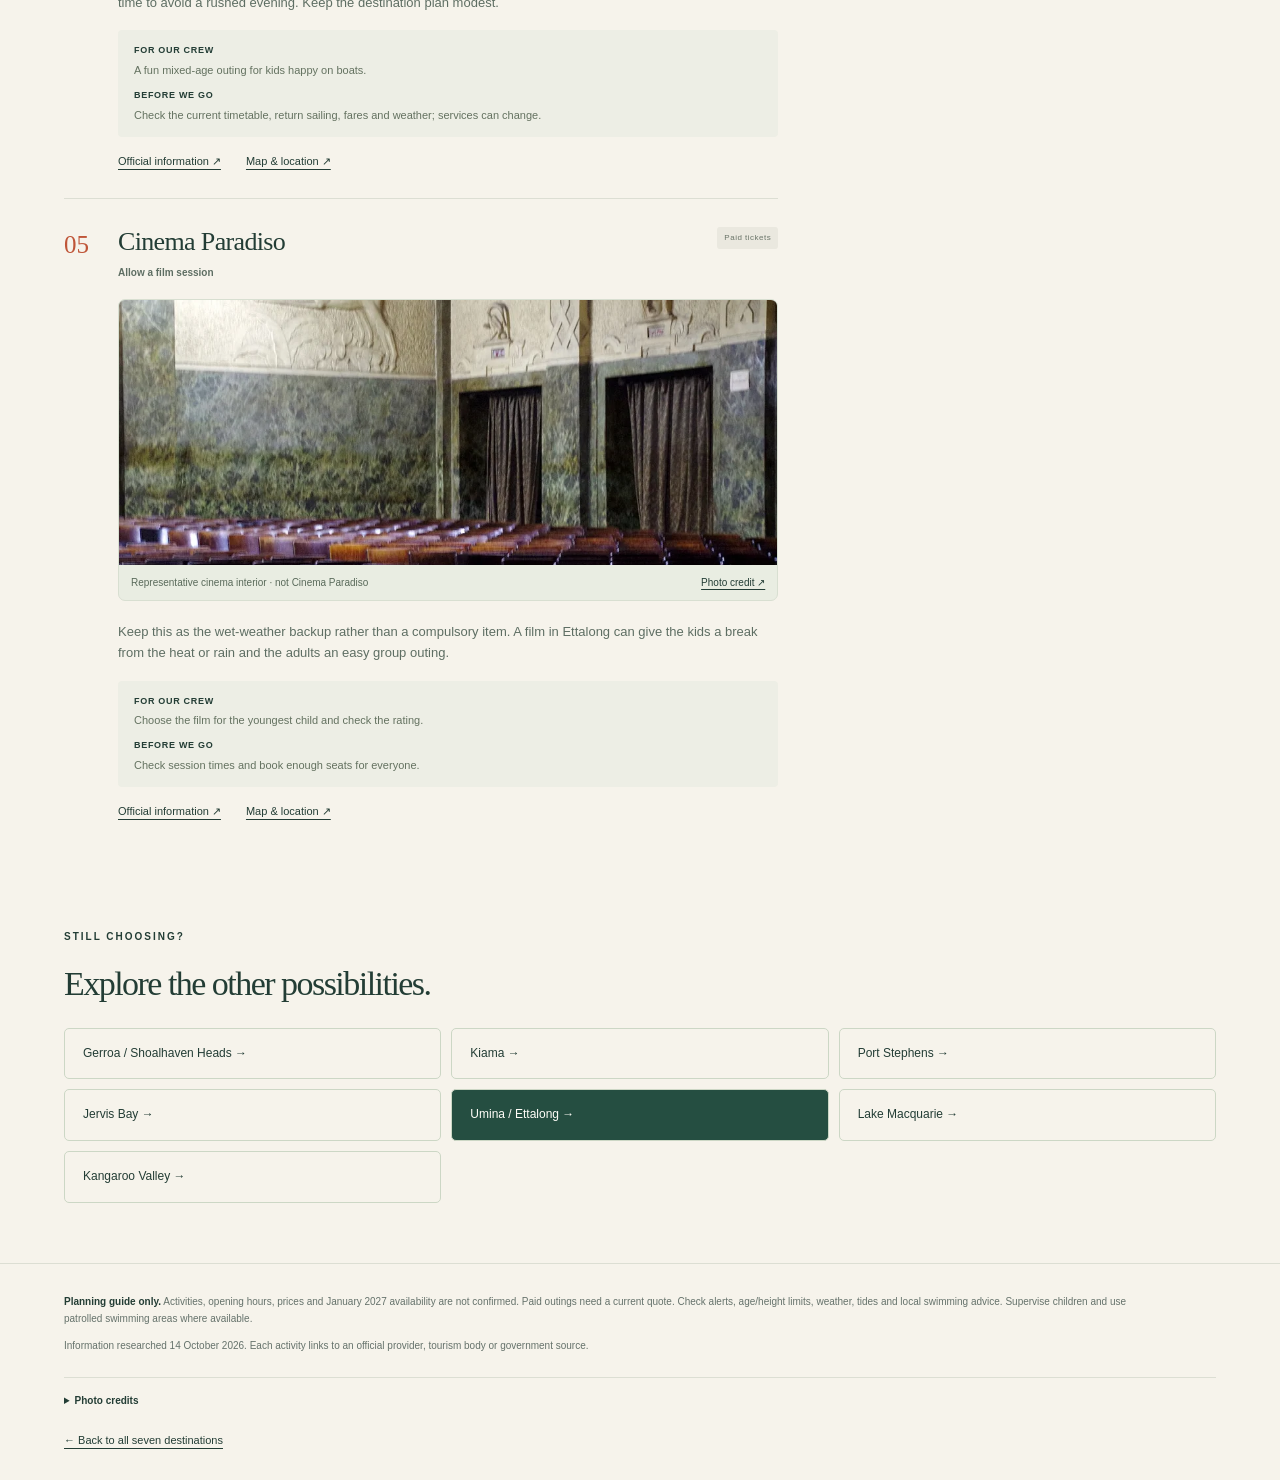
<file: docs/activities/umina.html>
<!doctype html><html lang="en-AU"><head><meta charset="utf-8"><meta name="viewport" content="width=device-width,initial-scale=1"><meta name="theme-color" content="#f6f3eb"><title>Umina / Ettalong highlights · The January Escape</title><meta name="description" content="An easy drive, beach mornings and low-effort family outings. Family activity ideas for Summer Hill families with kids aged 6–13."><meta property="og:title" content="Umina / Ettalong · Family getaway highlights"><meta property="og:description" content="An easy drive, beach mornings and low-effort family outings."><meta property="og:type" content="website"><meta property="og:url" content="https://summer-getaway-2027.pages.dev/activities/umina.html"><meta property="og:image" content="https://summer-getaway-2027.pages.dev/assets/destination-4.webp"><link rel="icon" href="../assets/sun.svg" type="image/svg+xml"><link rel="stylesheet" href="../style.css"><link rel="stylesheet" href="../activity-pages.css"><script src="../activity-pages.js" defer></script></head><body class="activity-page"><a class="skip" href="#highlights">Skip to activity highlights</a><header class="header"><a class="brand" href="../index.html#destinations"><img src="../assets/sun.svg" width="32" height="32" alt=""><span>THE JANUARY<br>ESCAPE</span></a><a class="button small" href="../index.html#umina">← Back to shortlist</a></header><main><section class="activity-hero"><div><p class="eyebrow">DESTINATION 05 / 07 · CENTRAL COAST</p><h1>Umina / Ettalong</h1><p class="activity-lead">An easy drive, beach mornings and low-effort family outings.</p><p class="activity-intro">Umina and Ettalong make a practical short-break base: the beach, playground and meals can form most of the holiday. Add a ferry trip or surf lesson only if the group wants an extra adventure.</p><div class="hero-facts"><span>1¼–1¾ hrs from Summer Hill</span><span>Kids 6–13</span></div><div class="activity-actions"><a class="button primary" href="#highlights">Explore the highlights ↓</a><button class="text-button" id="activity-share">Share this page ↗</button></div></div><figure><img src="../assets/destination-4.webp" alt="Umina / Ettalong destination scenery" width="1200" height="800" fetchpriority="high"><figcaption><a href="#activity-credits">Photo credit ↗</a></figcaption></figure></section><div class="activity-brief"><span aria-hidden="true">☀</span><p><strong>Our pick:</strong> Start with Umina Beach and the Peninsula playground. Ettalong’s foreshore gives everyone an easy change of scene.</p></div><section id="highlights" class="activity-content"><div><p class="eyebrow">FIVE IDEAS · PICK WHAT SUITS THE CREW</p><h2>What we could get up to.</h2><p class="activity-section-note">Time allowances and family-fit suggestions are our planning judgement. Check current opening hours, conditions and operator requirements before committing.</p><div class="highlight-list"><article class="highlight" id="highlight-1"><span class="highlight-number">01</span><div><div class="highlight-heading"><h3>Umina Beach</h3><span class="tag neutral">Beach outing</span></div><p class="highlight-time">Allow a morning</p><figure class="activity-photo panorama"><img src="../assets/activity-photos/umina-beach.webp" alt="Wide view of the sandy beach and coastline at Umina" width="1000" height="220" loading="lazy" decoding="async"><figcaption><span>Umina Beach</span><a href="#activity-credits" aria-label="Photo credit for activity 1">Photo credit ↗</a></figcaption></figure><p>Keep the plan simple: sand play, beach games and a swim in the patrolled area when available. This is the easy everyday option when everyone would prefer less time in the car.</p><div class="activity-fit"><p><strong>For our crew</strong> A good mixed-age outing when swimming plans match ability and conditions.</p><p><strong>Before we go</strong> Check flags and patrols, supervise closely and bring shade and drinking water.</p></div><div class="activity-links"><a href="https://www.lovecentralcoast.com/news/must-try-central-coast-playgrounds" target="_blank" rel="noopener">Official information ↗</a><a href="https://www.google.com/maps/search/?api=1&amp;query=Umina%20Beach%20NSW" target="_blank" rel="noopener">Map & location ↗</a></div></div></article><article class="highlight" id="highlight-2"><span class="highlight-number">02</span><div><div class="highlight-heading"><h3>Peninsula Recreation Precinct</h3><span class="tag neutral">Playground outing</span></div><p class="highlight-time">Allow 1–2 hours</p><figure class="activity-photo"><img src="../assets/activity-photos/playground.webp" alt="Colourful playground equipment in an Australian park" width="1000" height="563" loading="lazy" decoding="async"><figcaption><span>Representative playground · Norris Bank, Victoria; not Peninsula Recreation Precinct</span><a href="#activity-credits" aria-label="Photo credit for activity 2">Photo credit ↗</a></figcaption></figure><p>Give the younger kids a playground session and make it a picnic stop for the whole crew. It works well as a break between beach time and an afternoon back at the accommodation.</p><div class="activity-fit"><p><strong>For our crew</strong> Particularly handy for the younger children in the group.</p><p><strong>Before we go</strong> Check facilities, weather and shade; keep an eye on children around nearby roads and water.</p></div><div class="activity-links"><a href="https://legacy.centralcoast.nsw.gov.au/residents/accessibility-and-inclusion/accessible-and-inclusive-playspaces" target="_blank" rel="noopener">Official information ↗</a><a href="https://www.google.com/maps/search/?api=1&amp;query=Peninsula%20Recreation%20Precinct%20Umina%20NSW" target="_blank" rel="noopener">Map & location ↗</a></div></div></article><article class="highlight" id="highlight-3"><span class="highlight-number">03</span><div><div class="highlight-heading"><h3>Ettalong foreshore &amp; cafés</h3><span class="tag neutral">Walk; food extra</span></div><p class="highlight-time">Allow 1–2 hours</p><figure class="activity-photo"><img src="../assets/activity-photos/ettalong.webp" alt="Ettalong Beach and its coastal village" width="1000" height="667" loading="lazy" decoding="async"><figcaption><span>Ettalong Beach</span><a href="#activity-credits" aria-label="Photo credit for activity 3">Photo credit ↗</a></figcaption></figure><p>A foreshore wander and an easy meal can fill an afternoon without another booking. Let the families take a slower pace while still getting out to see a different part of the peninsula.</p><div class="activity-fit"><p><strong>For our crew</strong> An easy all-age choice with room to stop whenever needed.</p><p><strong>Before we go</strong> Pick a meeting point and check the actual beach conditions before adding a swim.</p></div><div class="activity-links"><a href="https://www.lovecentralcoast.com/neighbourhoods/ettalong-beach" target="_blank" rel="noopener">Official information ↗</a><a href="https://www.google.com/maps/search/?api=1&amp;query=Ettalong%20Beach%20Foreshore%20NSW" target="_blank" rel="noopener">Map & location ↗</a></div></div></article><article class="highlight" id="highlight-4"><span class="highlight-number">04</span><div><div class="highlight-heading"><h3>A ferry outing to Palm Beach</h3><span class="tag neutral">Paid fares</span></div><p class="highlight-time">Allow half a day</p><figure class="activity-photo"><img src="../assets/activity-photos/palm-beach.webp" alt="Palm Beach peninsula seen from Barrenjoey Lighthouse" width="1000" height="649" loading="lazy" decoding="async"><figcaption><span>Palm Beach · the destination of the ferry outing, viewed from Barrenjoey</span><a href="#activity-credits" aria-label="Photo credit for activity 4">Photo credit ↗</a></figcaption></figure><p>Turn the crossing into the activity: take the ferry from Ettalong for a change of scenery, then return with enough time to avoid a rushed evening. Keep the destination plan modest.</p><div class="activity-fit"><p><strong>For our crew</strong> A fun mixed-age outing for kids happy on boats.</p><p><strong>Before we go</strong> Check the current timetable, return sailing, fares and weather; services can change.</p></div><div class="activity-links"><a href="https://www.lovecentralcoast.com/neighbourhoods/ettalong-beach" target="_blank" rel="noopener">Official information ↗</a><a href="https://www.google.com/maps/search/?api=1&amp;query=Ettalong%20Ferry%20Wharf%20NSW" target="_blank" rel="noopener">Map & location ↗</a></div></div></article><article class="highlight" id="highlight-5"><span class="highlight-number">05</span><div><div class="highlight-heading"><h3>Cinema Paradiso</h3><span class="tag neutral">Paid tickets</span></div><p class="highlight-time">Allow a film session</p><figure class="activity-photo"><img src="../assets/activity-photos/cinema.webp" alt="Rows of seats in a cinema auditorium" width="1000" height="667" loading="lazy" decoding="async"><figcaption><span>Representative cinema interior · not Cinema Paradiso</span><a href="#activity-credits" aria-label="Photo credit for activity 5">Photo credit ↗</a></figcaption></figure><p>Keep this as the wet-weather backup rather than a compulsory item. A film in Ettalong can give the kids a break from the heat or rain and the adults an easy group outing.</p><div class="activity-fit"><p><strong>For our crew</strong> Choose the film for the youngest child and check the rating.</p><p><strong>Before we go</strong> Check session times and book enough seats for everyone.</p></div><div class="activity-links"><a href="https://www.lovecentralcoast.com/neighbourhoods/ettalong-beach" target="_blank" rel="noopener">Official information ↗</a><a href="https://www.google.com/maps/search/?api=1&amp;query=Cinema%20Paradiso%20Ettalong%20NSW" target="_blank" rel="noopener">Map & location ↗</a></div></div></article></div></div><aside class="activity-aside"><section><p class="eyebrow">A LOOSE DAY PLAN</p><h3>One outing is enough.</h3><ol><li>Morning: Umina Beach in suitable conditions.</li><li>Lunch: a picnic and play at Peninsula Recreation Precinct.</li><li>Afternoon: Ettalong foreshore, an easy meal or time back at the accommodation.</li></ol><p class="fine-print">Use this for one full day on either date option. It is a suggested rhythm, not a booked itinerary.</p></section><section><p class="eyebrow">IF THE WEATHER CHANGES</p><h3>Keep a plan B.</h3><p>Cinema Paradiso in Ettalong is a useful rainy-day option. Check sessions, film ratings and seats for the whole group.</p></section><section><p class="eyebrow">THE PRACTICAL BIT</p><h3>Before we go.</h3><ul><li>Umina and Ettalong are nearby but separate places; choose your accommodation base first.</li><li>A ferry outing needs a current timetable and a plan for the return trip.</li><li>Holiday-resort programmes vary; do not assume January 2027 activities are already confirmed.</li></ul></section><a class="button" href="../index.html#umina">Stays & budget options →</a></aside></section><section class="activity-more"><p class="eyebrow">STILL CHOOSING?</p><h2>Explore the other possibilities.</h2><nav aria-label="Destination activity pages"><a href="gerroa.html">Gerroa / Shoalhaven Heads →</a><a href="kiama.html">Kiama →</a><a href="port.html">Port Stephens →</a><a href="jervis.html">Jervis Bay →</a><a href="umina.html" aria-current="page" class="current">Umina / Ettalong →</a><a href="lake.html">Lake Macquarie →</a><a href="valley.html">Kangaroo Valley →</a></nav></section></main><footer class="activity-footer"><p><strong>Planning guide only.</strong> Activities, opening hours, prices and January 2027 availability are not confirmed. Paid outings need a current quote. Check alerts, age/height limits, weather, tides and local swimming advice. Supervise children and use patrolled swimming areas where available.</p><p>Information researched 14 October 2026. Each activity links to an official provider, tourism body or government source.</p><details id="activity-credits"><summary>Photo credits</summary><p><a href="https://commons.wikimedia.org/wiki/File:Umina_Beach_NSW_2257,_Australia_-_panoramio_(30).jpg" target="_blank" rel="noopener">Umina / Ettalong photograph</a> — Maksym Kozlenko · <a href="https://creativecommons.org/licenses/by-sa/3.0" target="_blank" rel="noopener">CC BY-SA 3.0</a>. Cropped/resized.</p><div class="activity-photo-attributions"><p><strong>Activity photos.</strong> Actual locations where available; representative and archival images are labelled in their captions. Images resized and cropped for web display.</p><ul><li><strong>Umina Beach:</strong> <a href="https://commons.wikimedia.org/wiki/File:Umina_Beach_(14793948936).jpg" target="_blank" rel="noopener">Umina Beach (14793948936).jpg</a> — FotoSleuth · <a href="https://creativecommons.org/licenses/by/2.0" target="_blank" rel="noopener">CC BY 2.0</a>.</li><li><strong>Peninsula Recreation Precinct:</strong> <a href="https://commons.wikimedia.org/wiki/File:Norris_Bank_Reserve_Playground.jpg" target="_blank" rel="noopener">Norris Bank Reserve Playground.jpg</a> — TarnishedPath · <a href="https://creativecommons.org/licenses/by-sa/4.0" target="_blank" rel="noopener">CC BY-SA 4.0</a>.</li><li><strong>Ettalong foreshore &amp; cafés:</strong> <a href="https://commons.wikimedia.org/wiki/File:Ettalong_Beach.jpg" target="_blank" rel="noopener">Ettalong Beach.jpg</a> — Pwma1987 · <a href="https://creativecommons.org/licenses/by-sa/4.0" target="_blank" rel="noopener">CC BY-SA 4.0</a>.</li><li><strong>A ferry outing to Palm Beach:</strong> <a href="https://commons.wikimedia.org/wiki/File:Palm_Beach_from_the_Barrenjoey_Lighthouse_b_(cropped).jpg" target="_blank" rel="noopener">Palm Beach from the Barrenjoey Lighthouse b (cropped).jpg</a> — File:Palm Beach from the Barrenjoey Lighthouse.jpg: Kapitan1999
derivative work: Georgfotoart · <a href="https://creativecommons.org/licenses/by-sa/4.0" target="_blank" rel="noopener">CC BY-SA 4.0</a>.</li><li><strong>Cinema Paradiso:</strong> <a href="https://commons.wikimedia.org/wiki/File:Cinema_Roma_interi%C3%B6r.jpg" target="_blank" rel="noopener">Cinema Roma interiör.jpg</a> — Nalle&amp;amp;Lisa · <a href="https://creativecommons.org/licenses/by-sa/4.0" target="_blank" rel="noopener">CC BY-SA 4.0</a>.</li></ul></div></details><a href="../index.html#destinations">← Back to all seven destinations</a></footer><div id="activity-toast" role="status" aria-live="polite"></div></body></html>
</file>
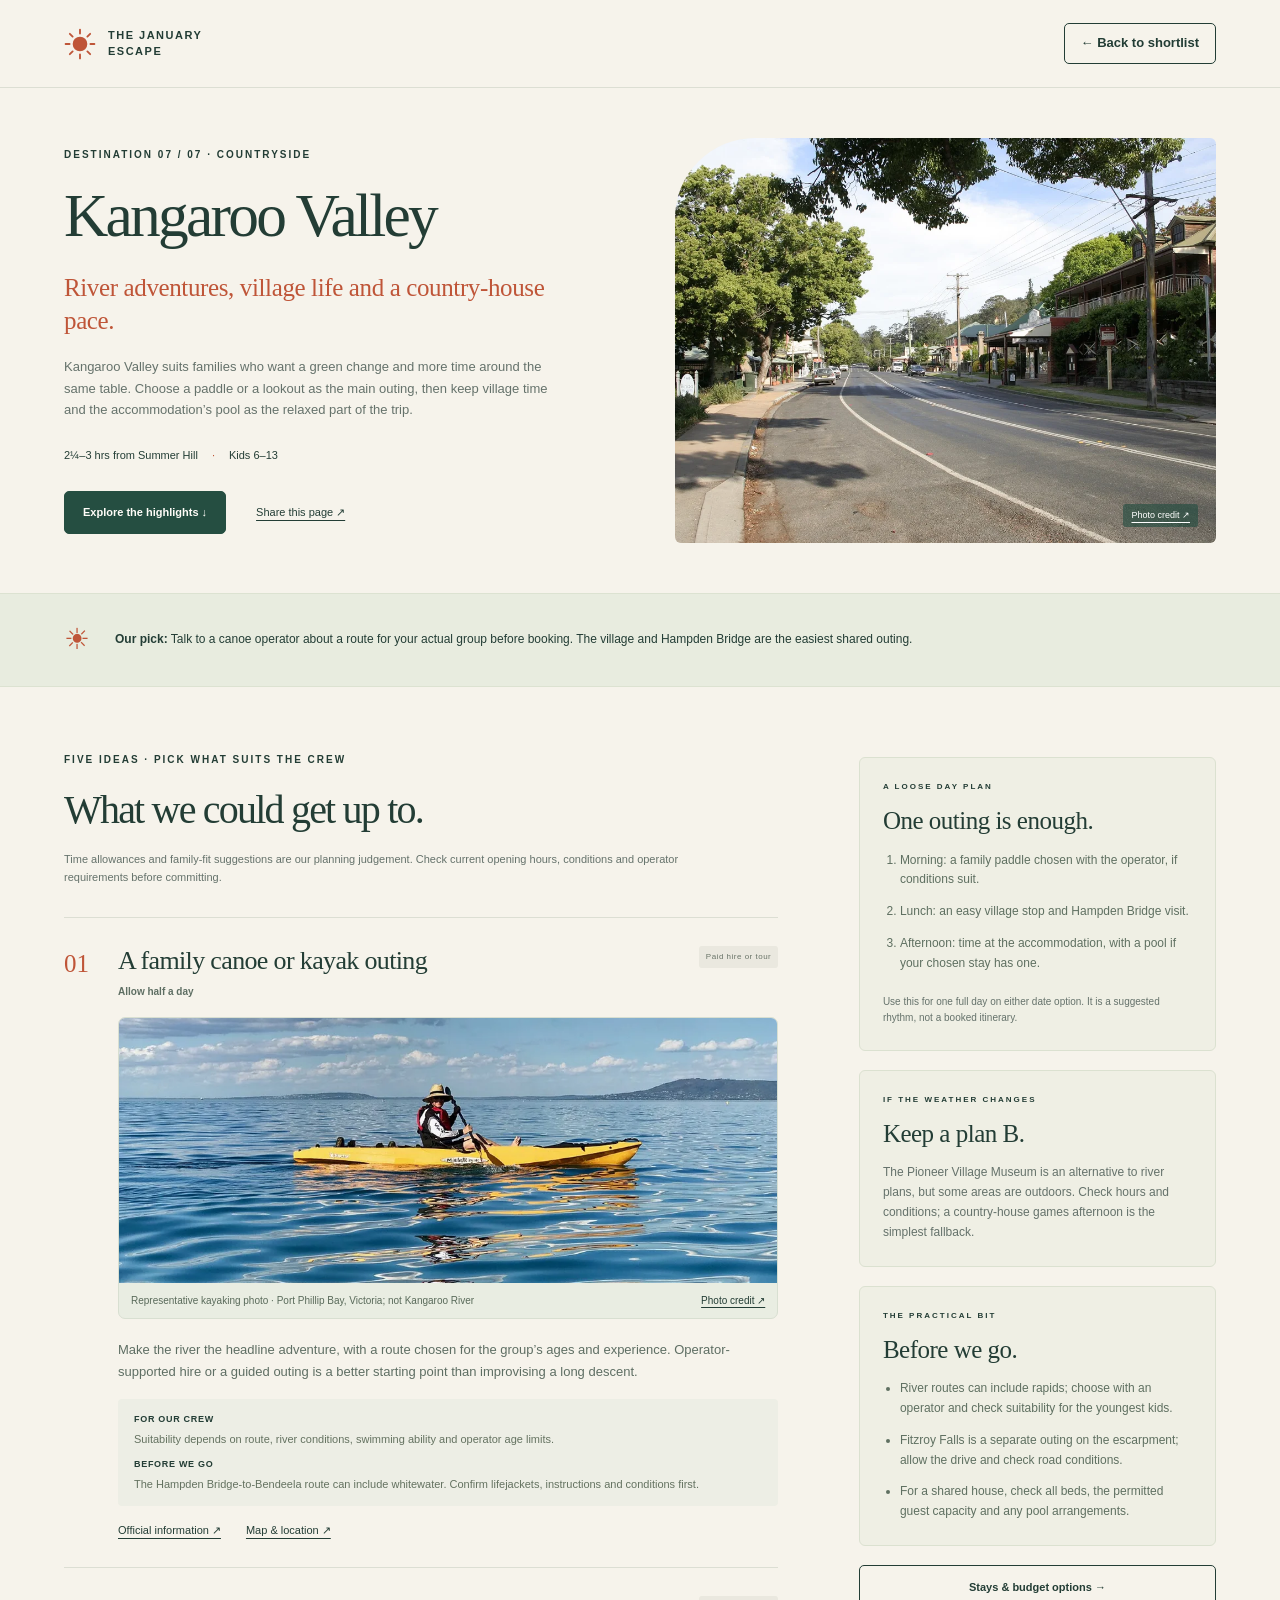
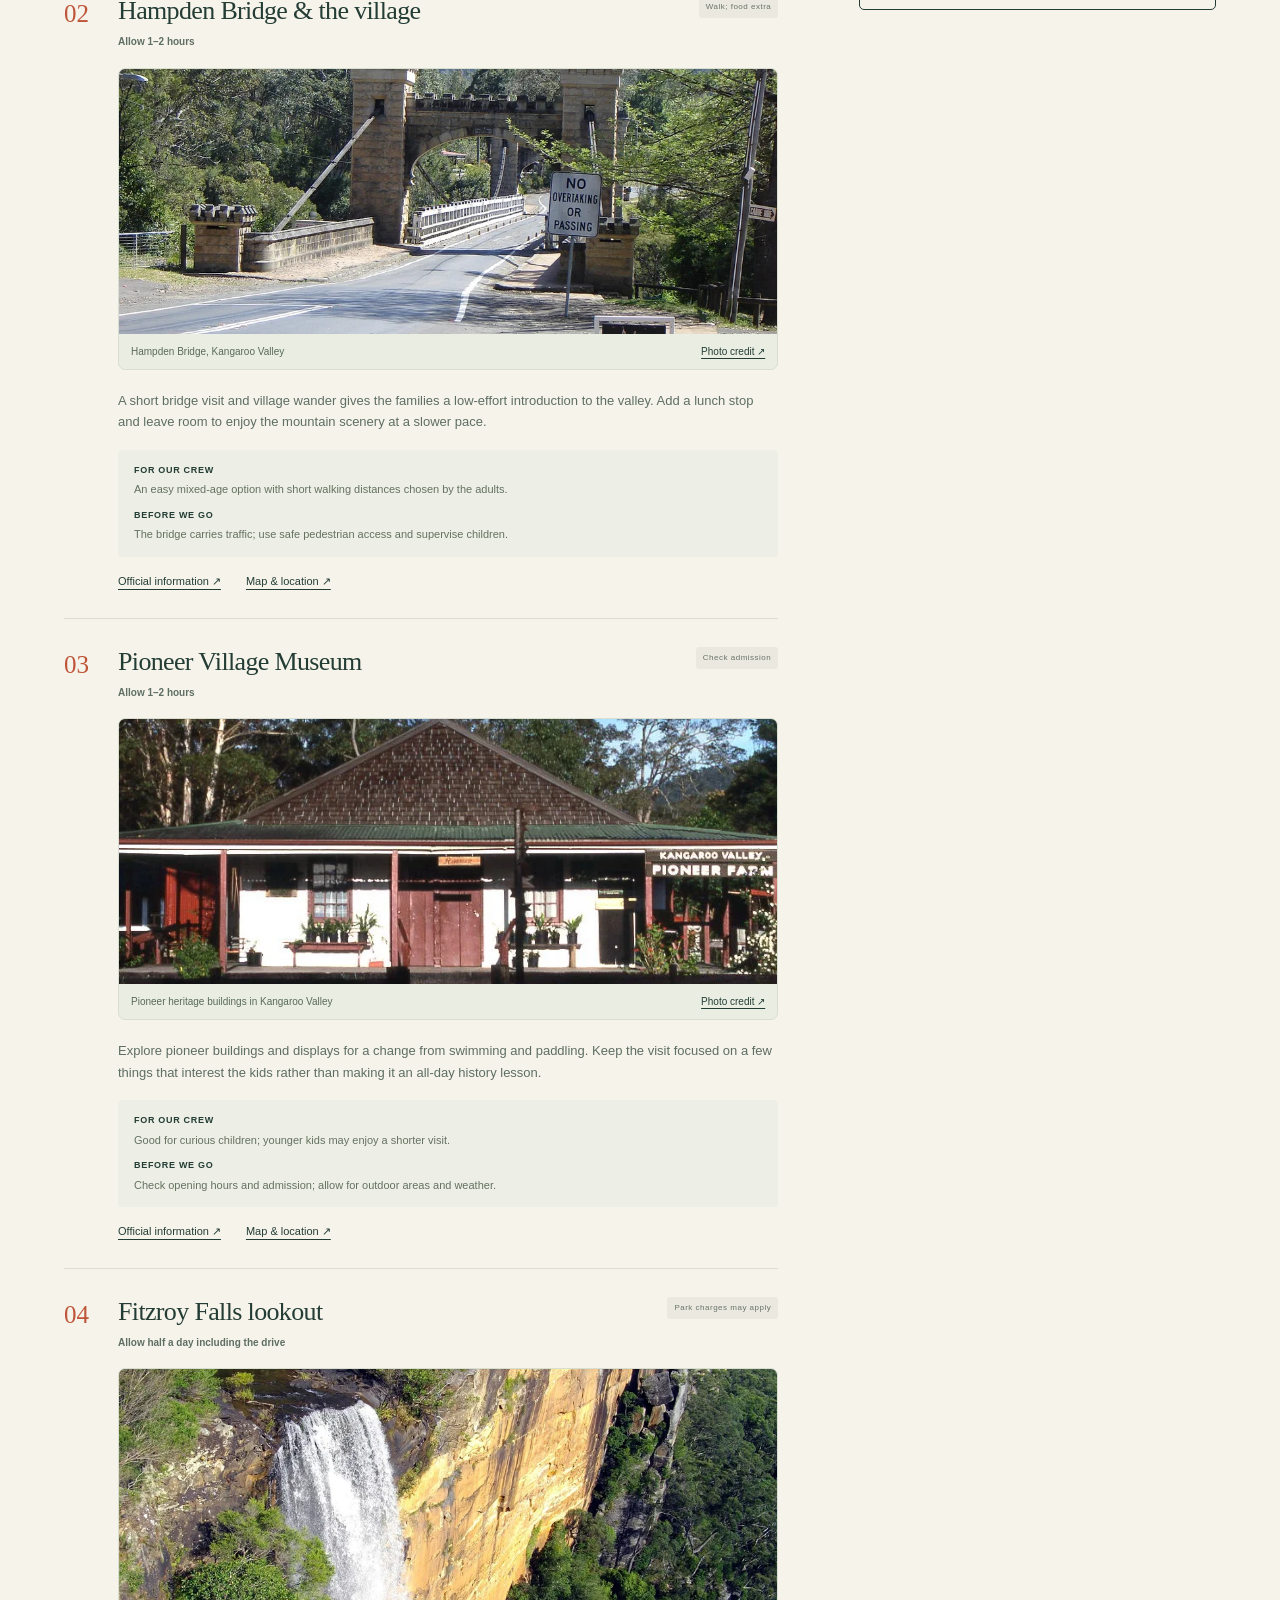
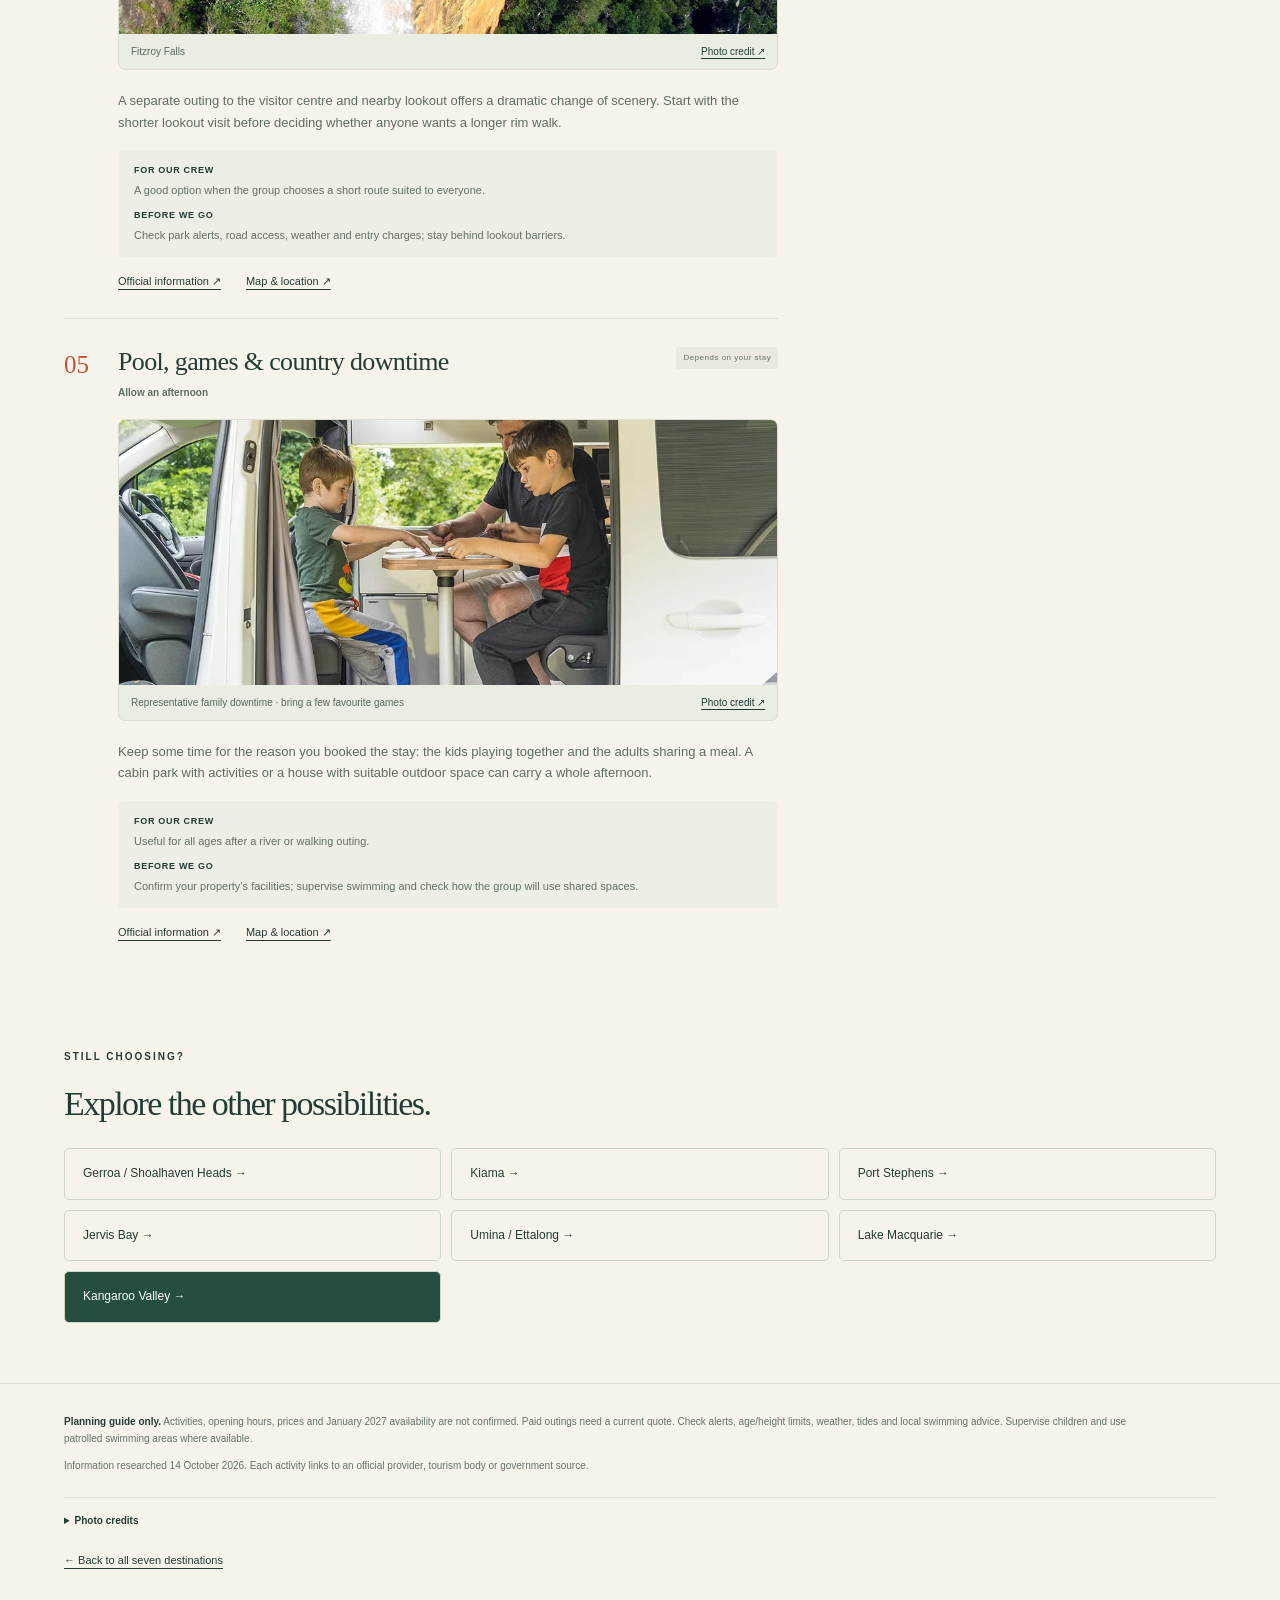
<file: docs/activities/valley.html>
<!doctype html><html lang="en-AU"><head><meta charset="utf-8"><meta name="viewport" content="width=device-width,initial-scale=1"><meta name="theme-color" content="#f6f3eb"><title>Kangaroo Valley highlights · The January Escape</title><meta name="description" content="River adventures, village life and a country-house pace. Family activity ideas for Summer Hill families with kids aged 6–13."><meta property="og:title" content="Kangaroo Valley · Family getaway highlights"><meta property="og:description" content="River adventures, village life and a country-house pace."><meta property="og:type" content="website"><meta property="og:url" content="https://summer-getaway-2027.pages.dev/activities/valley.html"><meta property="og:image" content="https://summer-getaway-2027.pages.dev/assets/destination-6.webp"><link rel="icon" href="../assets/sun.svg" type="image/svg+xml"><link rel="stylesheet" href="../style.css"><link rel="stylesheet" href="../activity-pages.css"><script src="../activity-pages.js" defer></script></head><body class="activity-page"><a class="skip" href="#highlights">Skip to activity highlights</a><header class="header"><a class="brand" href="../index.html#destinations"><img src="../assets/sun.svg" width="32" height="32" alt=""><span>THE JANUARY<br>ESCAPE</span></a><a class="button small" href="../index.html#valley">← Back to shortlist</a></header><main><section class="activity-hero"><div><p class="eyebrow">DESTINATION 07 / 07 · COUNTRYSIDE</p><h1>Kangaroo Valley</h1><p class="activity-lead">River adventures, village life and a country-house pace.</p><p class="activity-intro">Kangaroo Valley suits families who want a green change and more time around the same table. Choose a paddle or a lookout as the main outing, then keep village time and the accommodation’s pool as the relaxed part of the trip.</p><div class="hero-facts"><span>2¼–3 hrs from Summer Hill</span><span>Kids 6–13</span></div><div class="activity-actions"><a class="button primary" href="#highlights">Explore the highlights ↓</a><button class="text-button" id="activity-share">Share this page ↗</button></div></div><figure><img src="../assets/destination-6.webp" alt="Kangaroo Valley destination scenery" width="1200" height="800" fetchpriority="high"><figcaption><a href="#activity-credits">Photo credit ↗</a></figcaption></figure></section><div class="activity-brief"><span aria-hidden="true">☀</span><p><strong>Our pick:</strong> Talk to a canoe operator about a route for your actual group before booking. The village and Hampden Bridge are the easiest shared outing.</p></div><section id="highlights" class="activity-content"><div><p class="eyebrow">FIVE IDEAS · PICK WHAT SUITS THE CREW</p><h2>What we could get up to.</h2><p class="activity-section-note">Time allowances and family-fit suggestions are our planning judgement. Check current opening hours, conditions and operator requirements before committing.</p><div class="highlight-list"><article class="highlight" id="highlight-1"><span class="highlight-number">01</span><div><div class="highlight-heading"><h3>A family canoe or kayak outing</h3><span class="tag neutral">Paid hire or tour</span></div><p class="highlight-time">Allow half a day</p><figure class="activity-photo"><img src="../assets/activity-photos/kayaking.webp" alt="A kayaker paddling on calm blue water" width="1000" height="750" loading="lazy" decoding="async"><figcaption><span>Representative kayaking photo · Port Phillip Bay, Victoria; not Kangaroo River</span><a href="#activity-credits" aria-label="Photo credit for activity 1">Photo credit ↗</a></figcaption></figure><p>Make the river the headline adventure, with a route chosen for the group’s ages and experience. Operator-supported hire or a guided outing is a better starting point than improvising a long descent.</p><div class="activity-fit"><p><strong>For our crew</strong> Suitability depends on route, river conditions, swimming ability and operator age limits.</p><p><strong>Before we go</strong> The Hampden Bridge-to-Bendeela route can include whitewater. Confirm lifejackets, instructions and conditions first.</p></div><div class="activity-links"><a href="https://www.kangaroovalleycanoes.com.au/canoe-kayak-hire/" target="_blank" rel="noopener">Official information ↗</a><a href="https://www.google.com/maps/search/?api=1&amp;query=Hampden%20Bridge%20Kangaroo%20Valley%20NSW" target="_blank" rel="noopener">Map & location ↗</a></div></div></article><article class="highlight" id="highlight-2"><span class="highlight-number">02</span><div><div class="highlight-heading"><h3>Hampden Bridge &amp; the village</h3><span class="tag neutral">Walk; food extra</span></div><p class="highlight-time">Allow 1–2 hours</p><figure class="activity-photo"><img src="../assets/activity-photos/hampden.webp" alt="Hampden Bridge and its stone towers in Kangaroo Valley" width="1000" height="750" loading="lazy" decoding="async"><figcaption><span>Hampden Bridge, Kangaroo Valley</span><a href="#activity-credits" aria-label="Photo credit for activity 2">Photo credit ↗</a></figcaption></figure><p>A short bridge visit and village wander gives the families a low-effort introduction to the valley. Add a lunch stop and leave room to enjoy the mountain scenery at a slower pace.</p><div class="activity-fit"><p><strong>For our crew</strong> An easy mixed-age option with short walking distances chosen by the adults.</p><p><strong>Before we go</strong> The bridge carries traffic; use safe pedestrian access and supervise children.</p></div><div class="activity-links"><a href="https://visitkangaroovalley.com.au/sightseeing/" target="_blank" rel="noopener">Official information ↗</a><a href="https://www.google.com/maps/search/?api=1&amp;query=Hampden%20Bridge%20Kangaroo%20Valley" target="_blank" rel="noopener">Map & location ↗</a></div></div></article><article class="highlight" id="highlight-3"><span class="highlight-number">03</span><div><div class="highlight-heading"><h3>Pioneer Village Museum</h3><span class="tag neutral">Check admission</span></div><p class="highlight-time">Allow 1–2 hours</p><figure class="activity-photo"><img src="../assets/activity-photos/pioneer-museum.webp" alt="Heritage buildings and a Pioneer Farm sign in Kangaroo Valley" width="764" height="488" loading="lazy" decoding="async"><figcaption><span>Pioneer heritage buildings in Kangaroo Valley</span><a href="#activity-credits" aria-label="Photo credit for activity 3">Photo credit ↗</a></figcaption></figure><p>Explore pioneer buildings and displays for a change from swimming and paddling. Keep the visit focused on a few things that interest the kids rather than making it an all-day history lesson.</p><div class="activity-fit"><p><strong>For our crew</strong> Good for curious children; younger kids may enjoy a shorter visit.</p><p><strong>Before we go</strong> Check opening hours and admission; allow for outdoor areas and weather.</p></div><div class="activity-links"><a href="https://kangaroovalleymuseum.com/activities" target="_blank" rel="noopener">Official information ↗</a><a href="https://www.google.com/maps/search/?api=1&amp;query=Kangaroo%20Valley%20Pioneer%20Village%20Museum" target="_blank" rel="noopener">Map & location ↗</a></div></div></article><article class="highlight" id="highlight-4"><span class="highlight-number">04</span><div><div class="highlight-heading"><h3>Fitzroy Falls lookout</h3><span class="tag neutral">Park charges may apply</span></div><p class="highlight-time">Allow half a day including the drive</p><figure class="activity-photo"><img src="../assets/activity-photos/fitzroy.webp" alt="Fitzroy Falls dropping into a forested gorge" width="1000" height="761" loading="lazy" decoding="async"><figcaption><span>Fitzroy Falls</span><a href="#activity-credits" aria-label="Photo credit for activity 4">Photo credit ↗</a></figcaption></figure><p>A separate outing to the visitor centre and nearby lookout offers a dramatic change of scenery. Start with the shorter lookout visit before deciding whether anyone wants a longer rim walk.</p><div class="activity-fit"><p><strong>For our crew</strong> A good option when the group chooses a short route suited to everyone.</p><p><strong>Before we go</strong> Check park alerts, road access, weather and entry charges; stay behind lookout barriers.</p></div><div class="activity-links"><a href="https://www.visitnsw.com/destinations/country-nsw/southern-highlands/fitzroy-falls" target="_blank" rel="noopener">Official information ↗</a><a href="https://www.google.com/maps/search/?api=1&amp;query=Fitzroy%20Falls%20Visitor%20Centre%20NSW" target="_blank" rel="noopener">Map & location ↗</a></div></div></article><article class="highlight" id="highlight-5"><span class="highlight-number">05</span><div><div class="highlight-heading"><h3>Pool, games &amp; country downtime</h3><span class="tag neutral">Depends on your stay</span></div><p class="highlight-time">Allow an afternoon</p><figure class="activity-photo"><img src="../assets/activity-photos/board-games.webp" alt="A father and children playing board games on holiday" width="1000" height="666" loading="lazy" decoding="async"><figcaption><span>Representative family downtime · bring a few favourite games</span><a href="#activity-credits" aria-label="Photo credit for activity 5">Photo credit ↗</a></figcaption></figure><p>Keep some time for the reason you booked the stay: the kids playing together and the adults sharing a meal. A cabin park with activities or a house with suitable outdoor space can carry a whole afternoon.</p><div class="activity-fit"><p><strong>For our crew</strong> Useful for all ages after a river or walking outing.</p><p><strong>Before we go</strong> Confirm your property’s facilities; supervise swimming and check how the group will use shared spaces.</p></div><div class="activity-links"><a href="https://glenmack.com.au/" target="_blank" rel="noopener">Official information ↗</a><a href="https://www.google.com/maps/search/?api=1&amp;query=Glenmack%20Park%20Kangaroo%20Valley%20NSW" target="_blank" rel="noopener">Map & location ↗</a></div></div></article></div></div><aside class="activity-aside"><section><p class="eyebrow">A LOOSE DAY PLAN</p><h3>One outing is enough.</h3><ol><li>Morning: a family paddle chosen with the operator, if conditions suit.</li><li>Lunch: an easy village stop and Hampden Bridge visit.</li><li>Afternoon: time at the accommodation, with a pool if your chosen stay has one.</li></ol><p class="fine-print">Use this for one full day on either date option. It is a suggested rhythm, not a booked itinerary.</p></section><section><p class="eyebrow">IF THE WEATHER CHANGES</p><h3>Keep a plan B.</h3><p>The Pioneer Village Museum is an alternative to river plans, but some areas are outdoors. Check hours and conditions; a country-house games afternoon is the simplest fallback.</p></section><section><p class="eyebrow">THE PRACTICAL BIT</p><h3>Before we go.</h3><ul><li>River routes can include rapids; choose with an operator and check suitability for the youngest kids.</li><li>Fitzroy Falls is a separate outing on the escarpment; allow the drive and check road conditions.</li><li>For a shared house, check all beds, the permitted guest capacity and any pool arrangements.</li></ul></section><a class="button" href="../index.html#valley">Stays & budget options →</a></aside></section><section class="activity-more"><p class="eyebrow">STILL CHOOSING?</p><h2>Explore the other possibilities.</h2><nav aria-label="Destination activity pages"><a href="gerroa.html">Gerroa / Shoalhaven Heads →</a><a href="kiama.html">Kiama →</a><a href="port.html">Port Stephens →</a><a href="jervis.html">Jervis Bay →</a><a href="umina.html">Umina / Ettalong →</a><a href="lake.html">Lake Macquarie →</a><a href="valley.html" aria-current="page" class="current">Kangaroo Valley →</a></nav></section></main><footer class="activity-footer"><p><strong>Planning guide only.</strong> Activities, opening hours, prices and January 2027 availability are not confirmed. Paid outings need a current quote. Check alerts, age/height limits, weather, tides and local swimming advice. Supervise children and use patrolled swimming areas where available.</p><p>Information researched 14 October 2026. Each activity links to an official provider, tourism body or government source.</p><details id="activity-credits"><summary>Photo credits</summary><p><a href="https://commons.wikimedia.org/wiki/File:Kangaroo_Valley,_main_street.jpg" target="_blank" rel="noopener">Kangaroo Valley photograph</a> — user:Grahamec · <a href="https://creativecommons.org/licenses/by-sa/3.0/" target="_blank" rel="noopener">CC BY-SA 3.0</a>. Cropped/resized.</p><div class="activity-photo-attributions"><p><strong>Activity photos.</strong> Actual locations where available; representative and archival images are labelled in their captions. Images resized and cropped for web display.</p><ul><li><strong>A family canoe or kayak outing:</strong> <a href="https://commons.wikimedia.org/wiki/File:Kayaking_in_Port_Phillip_Bay,_Victoria,_Australia.jpg" target="_blank" rel="noopener">Kayaking in Port Phillip Bay, Victoria, Australia.jpg</a> — Kgbo · <a href="https://creativecommons.org/licenses/by-sa/4.0" target="_blank" rel="noopener">CC BY-SA 4.0</a>.</li><li><strong>Hampden Bridge &amp; the village:</strong> <a href="https://commons.wikimedia.org/wiki/File:Hampden_Bridge_KValley_2008.JPG" target="_blank" rel="noopener">Hampden Bridge KValley 2008.JPG</a> — Siavash Ad · <a href="https://creativecommons.org/licenses/by/3.0" target="_blank" rel="noopener">CC BY 3.0</a>.</li><li><strong>Pioneer Village Museum:</strong> <a href="https://commons.wikimedia.org/wiki/File:CountryTown0005.jpg" target="_blank" rel="noopener">CountryTown0005.jpg</a> — Sardaka (talk) 09:33, 29 March 2009 (UTC) · <a href="https://creativecommons.org/licenses/by/3.0" target="_blank" rel="noopener">CC BY 3.0</a>.</li><li><strong>Fitzroy Falls lookout:</strong> <a href="https://commons.wikimedia.org/wiki/File:FitzroyFalls.jpg" target="_blank" rel="noopener">FitzroyFalls.jpg</a> — Bjenks · <a href="https://creativecommons.org/licenses/by-sa/3.0" target="_blank" rel="noopener">CC BY-SA 3.0</a>.</li><li><strong>Pool, games &amp; country downtime:</strong> <a href="https://commons.wikimedia.org/wiki/File:Family_playing_board_games_in_a_small_camper_van.jpg" target="_blank" rel="noopener">Family playing board games in a small camper van.jpg</a> — CruiseAmerica · <a href="https://creativecommons.org/licenses/by-sa/4.0" target="_blank" rel="noopener">CC BY-SA 4.0</a>.</li></ul></div></details><a href="../index.html#destinations">← Back to all seven destinations</a></footer><div id="activity-toast" role="status" aria-live="polite"></div></body></html>
</file>
<file: docs/style.css>
:root{--paper:#f6f3eb;--white:#fffdf8;--ink:#233d35;--muted:#65726b;--line:#dcded3;--accent:#bf5538;--green:#254e41;--sage:#e8ecdf}*{box-sizing:border-box}html{scroll-behavior:smooth;scroll-padding-top:95px}body{margin:0;background:var(--paper);color:var(--ink);font-family:Arial,Helvetica,sans-serif;font-size:15px;line-height:1.65}a{color:inherit;text-underline-offset:4px}button,input,select{font:inherit}button,a,input,select,summary{-webkit-tap-highlight-color:transparent}button{cursor:pointer}button:focus-visible,a:focus-visible,input:focus-visible,select:focus-visible,summary:focus-visible,.table-wrap:focus-visible{outline:3px solid var(--accent);outline-offset:4px}button{color:inherit}h1,h2,h3,p,figure{margin:0}h1,h2,.date-card>strong{font-family:Georgia,'Times New Roman',serif;font-weight:400;letter-spacing:-.045em}h1{font-size:clamp(48px,5.3vw,82px);line-height:1.04}h2{font-size:clamp(35px,3.6vw,53px);line-height:1.12}h3{font-size:18px;font-weight:600;line-height:1.3}em{font-weight:400;color:var(--accent)}.eyebrow{font-size:10px;font-weight:700;letter-spacing:2px;line-height:1.5;margin-bottom:21px}.dot{display:inline-block;background:var(--accent);width:7px;height:7px;border-radius:100%;margin-right:6px}.header{height:88px;max-width:1440px;padding:0 5%;margin:auto;display:flex;align-items:center;justify-content:space-between;border-bottom:1px solid var(--line)}.brand{display:flex;align-items:center;gap:12px;text-decoration:none}.brand span{font-size:11px;letter-spacing:1.5px;font-weight:700;line-height:1.4}.header nav{display:flex;align-items:center;gap:30px}.header nav>a{text-decoration:none;font-size:12px}.button{display:inline-flex;gap:27px;align-items:center;justify-content:center;background:transparent;border:1px solid var(--ink);padding:14px 23px;border-radius:5px;text-decoration:none;font-size:13px;font-weight:600;line-height:1.4}.button:hover{background:var(--sage)}.button.primary{background:var(--green);border-color:var(--green);color:var(--white)}.button.primary:hover{background:#173c30}.button.small{padding:10px 16px;gap:20px}.hero{display:grid;grid-template-columns:1.03fr 1fr;max-width:1440px;margin:auto;padding:38px 5% 43px;gap:35px;align-items:center}.hero-copy{padding:42px 0}.hero-intro{font-size:17px;line-height:1.7;margin:24px 0;color:#5c6c63}.hero-facts{display:flex;gap:0;flex-wrap:wrap;font-size:12px;margin:25px 0 27px}.hero-facts span+span:before{content:'·';padding:0 14px;color:var(--accent)}.hero-note{font-size:11px;margin-top:16px;color:var(--muted)}.hero-photo{height:535px;position:relative;overflow:hidden;border-radius:120px 7px 7px 7px}.hero-photo>img{width:100%;height:100%;object-fit:cover;object-position:55% 50%}.hero-photo:after{content:'';position:absolute;inset:50% 0 0;background:linear-gradient(transparent,#17372bb3);pointer-events:none}.hero-photo figcaption{position:absolute;z-index:1;bottom:25px;left:29px;right:29px;color:white}.hero-photo figcaption>span{font-size:9px;letter-spacing:2px;display:block}.hero-photo figcaption strong{font:28px Georgia;display:block;margin-top:4px}.hero-photo figcaption a{font-size:9px;position:absolute;bottom:2px;right:0}.photo-stamp{position:absolute;top:25px;right:24px;background:#f7f0ddbF;color:#23463a;border:1px solid #ffffffc7;border-radius:100%;width:107px;height:107px;text-align:center;display:flex;flex-direction:column;justify-content:center;font:18px/1.2 Georgia;transform:rotate(10deg)}.intro-bar{padding:25px 5%;background:var(--sage);display:flex;align-items:center;gap:25px;border-top:1px solid #dce0d3;border-bottom:1px solid #dce0d3}.intro-bar p{font-size:13px;max-width:820px}.intro-bar>a{margin-left:auto;white-space:nowrap;font-size:12px;font-weight:600;text-decoration:none}.bar-icon{font-size:30px;color:var(--accent)}.section{max-width:1440px;padding:78px 5%;margin:auto}.section-heading{display:flex;justify-content:space-between;gap:40px;align-items:flex-end;margin-bottom:35px}.section-heading>p{color:var(--muted);font-size:13px;max-width:355px}.date-options{display:grid;grid-template-columns:1fr 1fr;gap:22px}.date-card{text-align:left;border:1px solid var(--line);padding:29px 32px;border-radius:7px;background:transparent;display:flex;flex-direction:column}.date-card:hover{border-color:var(--green)}.date-card.selected{background:#edf0e5;border:1.5px solid var(--green)}.tag{background:#dce5cd;color:#35533b;display:inline-block;border-radius:3px;padding:6px 9px;font-size:9px;font-weight:700;letter-spacing:1px;line-height:1.5;align-self:flex-start}.tag.neutral{background:#eae8df;color:#697468}.date-card>strong{font-size:40px;line-height:1.1;margin:22px 0 9px}.date-days{font-size:12px;color:var(--muted)}.date-bottom{margin:22px 0 16px;padding-bottom:17px;border-bottom:1px solid var(--line);font-weight:600;display:flex;align-items:center;justify-content:space-between}.circle-check{width:23px;height:23px;border:1px solid #b8c4b3;border-radius:100%;font-size:12px;text-align:center;line-height:21px}.selected .circle-check{background:var(--green);color:white;border-color:var(--green)}.date-desc{font-size:12px;color:#59685f;max-width:440px}.fine-print{font-size:11px;color:var(--muted);line-height:1.65;margin-top:20px}.fine-print a{white-space:nowrap}.destinations{padding-top:45px}.filter-bar{display:flex;justify-content:space-between;gap:20px;align-items:center;margin-bottom:20px}.filter-chips{display:flex;gap:9px;flex-wrap:wrap}.chip{background:none;border:1px solid #cbd1c6;border-radius:30px;padding:9px 14px;font-size:11px;white-space:nowrap}.chip span{margin-left:4px;opacity:.7}.chip:hover{background:var(--sage)}.chip.active{background:var(--green);border-color:var(--green);color:white}.sort{font-size:11px;white-space:nowrap;color:var(--muted)}.sort select{margin-left:8px;background:transparent;border:none;color:var(--ink);font-size:11px;max-width:125px;padding:8px 0;cursor:pointer}.travel-note{font-size:11px;color:var(--muted);margin-bottom:29px;max-width:1000px}.cards{display:grid;grid-template-columns:repeat(3,1fr);gap:27px 22px}.destination{background:var(--white);border:1px solid #e2e1d7;border-radius:8px;overflow:hidden;position:relative;display:flex;flex-direction:column;scroll-margin-top:30px}.card-image{height:225px;position:relative;overflow:hidden;background:var(--sage)}.card-image>img{width:100%;height:100%;object-fit:cover;transition:transform .4s}.destination:hover .card-image>img{transform:scale(1.035)}.card-image>.tag{position:absolute;top:17px;left:17px;max-width:calc(100% - 80px);background:#fff9ec;box-shadow:0 2px 8px #0001}.card-image .credit{position:absolute;bottom:8px;right:10px;font-size:8px;color:white;text-shadow:0 1px 4px #000;background:#14332c99;padding:2px 5px;border-radius:3px}.heart{position:absolute;top:14px;right:14px;background:var(--white);border:0;border-radius:100%;width:37px;height:37px;display:grid;place-content:center}.heart svg{width:19px;height:19px;fill:none;stroke:var(--ink);stroke-width:1.5}.heart[aria-pressed=true] svg{fill:var(--accent);stroke:var(--accent)}.card-body{padding:25px 24px;display:flex;flex:1;flex-direction:column}.card-region{font-size:9px;letter-spacing:1.5px;color:var(--muted);font-weight:600;margin-bottom:8px}.card-body h3{font:28px/1.15 Georgia;letter-spacing:-.03em;min-height:64px}.card-drive{font-size:11px;color:#677469;margin:13px 0 15px;display:flex;gap:7px;align-items:center}.card-desc{font-size:13px;color:#5a6b60;line-height:1.65;min-height:86px}.activity-tags{display:flex;gap:6px;flex-wrap:wrap;margin:20px 0}.activity-tags span{font-size:9px;background:#f0f0e7;padding:5px 8px;border-radius:3px;white-space:nowrap}.fit{font-size:11px;border-top:1px solid var(--line);padding-top:17px;margin-top:auto;color:#657264}.fit strong{color:var(--ink)}.card-details{margin-top:20px}.card-details summary{font-size:12px;font-weight:600;cursor:pointer;display:flex;justify-content:space-between;list-style:none}.card-details summary::-webkit-details-marker{display:none}.card-details summary:after{content:'+';font-size:18px;line-height:1}.card-details[open] summary:after{content:'−'}.detail-inner{font-size:12px;margin-top:20px;color:#5b6b61}.detail-inner h4{font-size:10px;letter-spacing:1px;text-transform:uppercase;color:var(--ink);margin:19px 0 6px}.detail-inner ul{padding-left:16px;margin:9px 0 15px}.detail-inner li{padding-bottom:7px}.stay-link{display:block;padding:10px 0;text-decoration:none;border-bottom:1px solid var(--line)}.stay-link strong{display:block;font-size:12px;color:var(--ink)}.stay-link span{font-size:10px}.map-links{display:flex;gap:20px;margin-top:20px;font-size:11px;color:var(--ink)}.empty{text-align:center;background:var(--sage);padding:50px;border-radius:7px}.empty p{margin:12px 0 20px}.shared-note{background:var(--sage);border-radius:5px;padding:12px 18px;margin-bottom:20px;font-size:12px}.compare{padding-top:35px}.table-wrap{overflow:auto;border:1px solid var(--line);border-radius:6px}table{border-collapse:collapse;text-align:left;width:100%;min-width:820px;font-size:12px}th{background:var(--sage);padding:17px 21px;font-size:9px;text-transform:uppercase;letter-spacing:1px;font-weight:600}td{padding:17px 21px;border-top:1px solid var(--line);color:#667365}td:first-child{font-weight:600;color:var(--ink);min-width:200px}td a{text-decoration:none}tbody tr:nth-child(even){background:#fdfbf5}tbody tr:hover{background:#eaf0e3}.budget{border-top:1px solid var(--line);border-bottom:1px solid var(--line);display:grid;grid-template-columns:1fr 1fr;gap:9%;padding-top:70px;padding-bottom:70px}.budget-copy>p:not(.eyebrow){max-width:470px;color:#5b6b60;font-size:13px;margin-top:23px}.budget-warning{border-left:2px solid var(--accent);padding-left:17px;margin-top:30px;max-width:460px;font-size:11px}.budget-warning strong{color:var(--accent);font-size:12px}.budget-warning p{margin-top:8px;color:var(--muted)}.calculator{background:var(--white);padding:34px;border-radius:8px;border:1px solid var(--line)}.calculator h3{font:30px/1.2 Georgia;margin:21px 0 27px;letter-spacing:-.03em}.calculator label{display:flex;justify-content:space-between;font-size:12px;align-items:center}.calculator output{font-size:25px;color:var(--accent);font-weight:600}.calculator input[type=range]{width:100%;margin:22px 0 0;accent-color:var(--green);cursor:pointer;min-height:24px}.range-ends{display:flex;justify-content:space-between;font-size:10px;color:var(--muted)}.calc-toggle{display:flex;background:#eeeee5;border-radius:4px;padding:4px;margin:24px 0;gap:4px}.calc-toggle button{flex:1;font-size:11px;background:none;border:0;padding:10px 5px;border-radius:3px}.calc-toggle button.selected{background:var(--white);box-shadow:0 1px 4px #0001}.calc-results{display:grid;grid-template-columns:1fr 1fr;gap:20px}.calc-results>div+div{border-left:1px solid var(--line);padding-left:20px}.calc-results span{display:block;color:var(--muted);font-size:10px}.calc-results strong{font:36px/1.4 Georgia;letter-spacing:-.04em}.calculator>#calc-explain{font-size:11px;color:#6b796c;margin-top:15px}.rhythm{display:grid;grid-template-columns:1fr 1fr;gap:9%}.rhythm>div>p:last-child{font-size:13px;color:var(--muted);margin-top:22px}.itinerary{list-style:none;padding:0;margin:0}.itinerary li{display:flex;gap:24px;padding:19px 0;border-bottom:1px solid var(--line)}.itinerary li:first-child{padding-top:0}.itinerary li>span{font-size:9px;letter-spacing:1px;color:var(--accent);min-width:35px;padding-top:3px}.itinerary h3{font-size:16px}.itinerary p{font-size:12px;color:var(--muted);margin-top:5px;max-width:385px}.share-section{background:#254d40;color:var(--white);text-align:center;padding:70px 5%}.share-section .eyebrow{color:#d2dfba}.share-section h2{font-size:clamp(42px,4.8vw,67px)}.share-section h2 em{color:#e7b28d}.share-section>p:not(.eyebrow){font-size:13px;color:#cfddce;margin:22px 0}.pick-summary{font-size:12px;min-height:40px;max-width:600px;margin:20px auto;color:#e1e9dc}.pick-summary .pick{display:inline-block;border:1px solid #94ae9780;padding:5px 10px;border-radius:30px;margin:4px}.share-actions{display:flex;justify-content:center;gap:13px;align-items:center;flex-wrap:wrap}.share-section .button.primary{background:#f5f0df;color:#264a3d;border-color:#f5f0df}.share-section .button.primary:hover{background:#dfdfc9}.whatsapp{color:#e0e9d8;border-color:#93ac96}.share-section .button:hover{color:#254d40}.text-button{background:none;border:0;font-size:11px;color:inherit;text-decoration:underline;text-underline-offset:4px;cursor:pointer;padding:10px}.share-section>.share-footnote{font-size:10px!important;max-width:550px;margin:21px auto 0!important;color:#b8cdb9!important}.next-step{display:flex;justify-content:center;gap:20px;border-top:1px solid #c5d4ba33;max-width:900px;margin:35px auto 0;padding-top:25px;font-size:11px;color:#cbdbcb}.next-step strong{color:#fff3df;white-space:nowrap}footer{max-width:1440px;margin:auto;padding:45px 5% 25px}.footer-top{display:flex;align-items:center;justify-content:space-between;gap:25px;margin-bottom:37px}.footer-top p{font-size:11px;color:var(--muted)}.footer-top>a:last-child{font-size:11px;text-decoration:none}.disclaimer{font-size:10px;color:var(--muted);max-width:1080px}.disclaimer strong{color:var(--ink);font-size:11px}.disclaimer p{margin-top:9px}.sources{border-top:1px solid var(--line);margin-top:27px;padding:16px 0;font-size:11px}.sources summary{cursor:pointer;font-weight:600}.sources h3{font-size:13px;margin:18px 0 10px}.sources p{margin:12px 0}.sources #source-links{display:flex;flex-wrap:wrap;gap:8px 22px}.photo-credit{margin:9px 0;max-width:900px}.footer-bottom{display:flex;justify-content:space-between;border-top:1px solid var(--line);padding-top:22px;font-size:8px;letter-spacing:1px;color:var(--muted)}#toast{position:fixed;bottom:25px;left:50%;transform:translateX(-50%) translateY(100px);max-width:90vw;background:#243d32;color:white;border:1px solid #fff8;padding:12px 22px;border-radius:5px;font-size:12px;opacity:0;z-index:100;transition:.2s;pointer-events:none}#toast.show{opacity:1;transform:translateX(-50%) translateY(0)}.sr-only{position:absolute;width:1px;height:1px;padding:0;margin:-1px;overflow:hidden;clip:rect(0,0,0,0);white-space:nowrap;border:0}.skip{position:fixed;top:-60px;left:15px;z-index:1000;background:var(--white);padding:10px}.skip:focus{top:10px}[hidden]{display:none!important}
@media(min-width:1500px){.intro-bar{padding-left:max(5%,calc((100vw - 1296px)/2));padding-right:max(5%,calc((100vw - 1296px)/2))}}@media(max-width:1100px){.cards{grid-template-columns:repeat(2,1fr)}.hero-photo{height:480px}.hero{gap:22px}.hero-intro{font-size:15px}.hero-note{max-width:280px}.filter-bar{align-items:flex-start;flex-direction:column;gap:12px}.section-heading>p{max-width:270px}.budget{gap:5%}.calculator{padding:27px}.calc-results strong{font-size:32px}.card-desc{min-height:66px}.header nav{gap:22px}}@media(max-width:700px){html{scroll-padding-top:25px}.header{height:73px;padding:0 6%}.brand{gap:8px}.brand span{font-size:9px}.header nav>a{display:none}.header nav .button{font-size:10px;padding:10px 13px;gap:10px}.header .brand img{width:28px}.hero{padding:25px 6% 28px;grid-template-columns:1fr;gap:25px}.hero-copy{padding:19px 0 0}.hero .eyebrow{font-size:8px;letter-spacing:1.5px;margin-bottom:21px}h1{font-size:clamp(46px,10vw,65px)}.hero-intro{font-size:14px;margin:21px 0}.hero-facts{font-size:11px;margin:18px 0 24px}.hero .button{padding:13px 19px}.hero-note{max-width:none;font-size:10px}.hero-photo{height:350px;border-radius:75px 5px 5px 5px}.photo-stamp{width:87px;height:87px;top:19px;right:17px;font-size:15px}.hero-photo figcaption{left:22px;right:20px;bottom:23px}.hero-photo figcaption strong{font-size:24px}.hero-photo figcaption>span{font-size:8px}.intro-bar{padding:20px 6%;gap:15px;align-items:flex-start;flex-wrap:wrap}.intro-bar p{flex:1;font-size:11px;min-width:220px}.bar-icon{font-size:25px;line-height:1.3}.intro-bar>a{margin-left:40px;font-size:11px}.section{padding:51px 6%}.section-heading{display:block;margin-bottom:28px}.eyebrow{font-size:8px;letter-spacing:1.5px;margin-bottom:17px}h2{font-size:35px}.section-heading>p{max-width:none;font-size:12px;margin-top:18px}.date-options{gap:14px;grid-template-columns:1fr}.date-card{padding:22px 24px}.date-card>strong{font-size:37px;margin-top:17px}.date-bottom{margin-top:18px}.date-desc{font-size:11px}.dates .fine-print{font-size:10px}.destinations{padding-top:16px}.filter-chips{gap:7px}.chip{font-size:10px;padding:8px 12px}.travel-note{font-size:10px}.cards{grid-template-columns:1fr;gap:22px}.card-image{height:230px}.card-body{padding:24px}.card-body h3{min-height:0;font-size:29px}.card-desc{min-height:0}.card-drive{margin:12px 0}.activity-tags{margin:17px 0}.fit{padding-top:15px}.card-details{margin-top:17px}.card-details summary{min-height:27px;align-items:center}.compare{padding-top:22px}.compare .section-heading{margin-bottom:23px}.compare:after{content:'Swipe the table to see more →';display:block;font-size:10px;color:var(--muted);margin-top:12px}.budget,.rhythm{grid-template-columns:1fr;gap:31px}.budget-copy>p:not(.eyebrow){font-size:12px;margin-top:20px}.budget-warning{font-size:10px}.calculator{padding:25px}.calculator h3{font-size:28px}.calc-results strong{font-size:33px}.calc-results>div+div{padding-left:16px}.itinerary li{gap:20px}.share-section{padding:52px 6%}.share-section h2{font-size:45px}.share-section>p:not(.eyebrow){font-size:12px}.share-actions{gap:10px}.share-actions .button{font-size:11px;padding:13px 16px}.next-step{display:block;text-align:left;margin-top:28px}.next-step strong{display:block;margin-bottom:7px}footer{padding:33px 6% 20px}.footer-top{flex-wrap:wrap;gap:23px;margin-bottom:30px}.footer-top p{font-size:10px}.footer-top>a:last-child{width:100%}.footer-bottom{gap:15px;font-size:7px}.footer-bottom>span{letter-spacing:0}}@media(prefers-reduced-motion:reduce){html{scroll-behavior:auto}*,*:before,*:after{transition:none!important}}@media print{.header nav,.share-actions,.filter-bar,.heart,#toast,.calculator input,.calc-toggle{display:none}.hero-photo{height:300px}.cards{grid-template-columns:repeat(2,1fr)}.destination,.date-card{break-inside:avoid}.section{padding:30px 0}.card-image{height:140px}.share-section{background:white;color:var(--ink)}body{font-size:12px}}

#manual-share{max-width:620px;margin:25px auto;text-align:left}#manual-share label{display:block;font-size:11px;margin-bottom:8px}#manual-share textarea{width:100%;background:#fffdf8;color:#233d35;padding:15px;border-radius:5px;border:1px solid #d1ddc6;font:12px/1.7 Arial;resize:vertical}#manual-share p{font-size:10px;color:#cbd9c6;margin-top:7px}

.cost-intro{display:flex;gap:30px;justify-content:space-between;align-items:center;background:#eceee2;border:1px solid #d9decd;padding:22px 25px;border-radius:6px;margin:0 0 20px}.cost-intro strong{font:23px Georgia}.cost-intro p{font-size:11px;line-height:1.7;color:#5b6c5e;max-width:830px;margin-top:9px}.cost-date-buttons{display:flex;flex-direction:column;gap:9px;min-width:165px}.accommodation-costs{margin-top:19px;padding-top:17px;border-top:1px solid var(--line)}.cost-eyebrow{font-size:8px;font-weight:700;letter-spacing:1px;color:var(--accent);margin-bottom:13px}.night-price{display:flex;justify-content:space-between;gap:14px;padding:8px 0;font-size:11px}.night-price>span{max-width:52%}.night-price small{font-size:9px;display:block;line-height:1.5;color:var(--muted);margin-top:4px;font-weight:400}.night-price>strong{font-size:16px;text-align:right;white-space:nowrap}.trip-costs{background:#f0f1e7;margin:13px 0 15px;padding:13px 14px;border-radius:4px}.cost-dates{font-size:9px;font-weight:600;margin-bottom:8px}.trip-costs>div{display:flex;justify-content:space-between;gap:8px;font-size:10px;margin:5px 0}.trip-costs>div>strong{font-size:12px;white-space:nowrap}.cost-group{font-size:9px;color:var(--muted);margin-top:10px;line-height:1.6}.airbnb-link{display:block;font-size:11px;font-weight:600;text-decoration:none;color:var(--ink);line-height:1.5}.airbnb-link small{display:block;font-size:9px;color:var(--muted);font-weight:400;margin-top:4px}.airbnb-link:hover{text-decoration:underline}.cost-caveat{font-size:9px;color:var(--muted);line-height:1.6;margin-top:10px}.comparison-cost{display:block;font-size:11px;white-space:nowrap}.compare table{min-width:1020px}.compare th span{font-size:8px;letter-spacing:0;font-weight:400;text-transform:none}.compare td{padding:17px 16px}.compare td:nth-child(3),.compare td:nth-child(4){white-space:nowrap;font-weight:600;color:var(--ink)}.basis-link{display:inline-block;font-size:11px;margin-top:9px}.calculator-note{font-size:11px;color:var(--muted);margin:-12px 0 25px}.budget-basis{padding-top:55px;padding-bottom:30px}.basis-grid{display:grid;grid-template-columns:repeat(3,1fr);gap:30px}.basis-grid h3{font:23px/1.2 Georgia}.basis-grid p{font-size:11px;color:var(--muted);margin-top:15px;line-height:1.8}.basis-grid>div{border-top:2px solid #bdcbae;padding-top:20px}.basis-grid a{color:var(--ink)}@media(max-width:1100px){.cost-intro{align-items:flex-start}.cost-intro>div:first-child{flex:1}}@media(max-width:700px){.cost-intro{flex-direction:column;padding:21px 20px;gap:17px}.cost-intro p{font-size:10px}.cost-date-buttons{flex-direction:row;min-width:0;flex-wrap:wrap}.cost-date-buttons .chip{font-size:10px}.cost-intro strong{font-size:22px}.basis-grid{grid-template-columns:1fr;gap:24px}.basis-grid h3{font-size:23px}.budget-basis{padding-top:40px}.night-price>strong{font-size:16px}.accommodation-costs{margin-top:19px}}

/* Keep costs available without competing with destination activities. */
.budget-details{border-top:1px solid var(--line);padding-top:16px;margin-top:16px}.budget-details>.accommodation-costs{border-top:0;padding-top:0;margin-top:18px}.budget-detail-notes{border-top:1px solid var(--line);padding-top:2px}.budget-details:not([open]) .accommodation-costs{display:none}.cost-intro-fold{border:1px solid #d9decd;border-radius:5px;background:#eeefe6;margin-bottom:20px}.cost-intro-fold>summary{padding:13px 18px;font-size:12px;font-weight:600;cursor:pointer;list-style:none;display:flex;align-items:center;gap:16px}.cost-intro-fold>summary::-webkit-details-marker{display:none}.cost-intro-fold>summary>span{font-size:10px;font-weight:400;color:var(--muted);margin-left:auto}.cost-intro-fold>summary:after{content:'+';font-size:19px;font-weight:400}.cost-intro-fold[open]>summary:after{content:'−'}.cost-intro-fold .cost-intro{border:0;border-top:1px solid #d9decd;margin:0;border-radius:0 0 5px 5px}.section-fold>summary{list-style:none;cursor:pointer;display:flex;justify-content:space-between;gap:24px;align-items:center;padding:5px 0}.section-fold>summary::-webkit-details-marker{display:none}.section-fold>summary small{display:block;font-size:8px;font-weight:600;letter-spacing:1.5px;margin-bottom:9px;color:var(--muted)}.section-fold>summary strong{display:block;font:28px/1.2 Georgia;letter-spacing:-.025em}.fold-icon{flex-shrink:0;width:30px;height:30px;border:1px solid #c6d1c1;border-radius:50%;display:grid;place-items:center;font-size:20px}.fold-icon:after{content:'+'}.section-fold[open] .fold-icon:after{content:'−'}.fold-content{padding-top:28px}.fold-caption{font-size:11px;color:var(--muted);margin:0 0 19px}.budget{display:block}.budget-layout{display:grid;grid-template-columns:1fr 1fr;gap:9%}.compare,.budget,.budget-basis{padding-top:25px;padding-bottom:25px}.compare:after{display:none}.section-fold[open] .table-wrap:after{display:none}.budget-basis{border-bottom:1px solid var(--line)}@media(max-width:1100px){.budget-layout{gap:5%}}@media(max-width:700px){.budget-layout{grid-template-columns:1fr;gap:31px}.cost-intro-fold>summary{font-size:11px;gap:10px;padding:13px 15px}.cost-intro-fold>summary>span{display:none}.cost-intro-fold>summary:after{margin-left:auto}.section-fold>summary strong{font-size:25px}.compare,.budget,.budget-basis{padding-top:22px;padding-bottom:22px}.fold-content{padding-top:23px}.compare .table-wrap:after{content:'Swipe the table to see more →';display:block;padding:12px;font-size:10px;color:var(--muted)}}

.calculator .calc-results{grid-template-columns:1fr}
</file>
<file: docs/activity-pages.css>
.activity-page-link{display:flex;justify-content:space-between;align-items:center;gap:15px;margin-top:19px;padding:12px 14px;background:#e7eddf;border:1px solid #d3dec9;border-radius:4px;font-size:11px;font-weight:600;text-decoration:none}.activity-page-link:hover{background:#dce7d1}.activity-page-link span{font-size:18px;line-height:1}.activity-page .header{max-width:1440px}.activity-hero{max-width:1440px;margin:auto;display:grid;grid-template-columns:1fr 1fr;align-items:center;gap:6%;padding:50px 5%}.activity-hero h1{font-size:clamp(43px,4.8vw,68px);line-height:1.07;max-width:620px}.activity-lead{font:25px/1.35 Georgia;letter-spacing:-.015em;margin:22px 0 18px;max-width:500px;color:var(--accent)}.activity-intro{font-size:13px;color:var(--muted);max-width:500px}.activity-hero .hero-facts{font-size:11px}.activity-hero figure{position:relative;height:405px;border-radius:80px 6px 6px 6px;overflow:hidden;background:var(--sage)}.activity-hero figure img{width:100%;height:100%;object-fit:cover}.activity-hero figcaption{position:absolute;bottom:16px;right:18px;padding:4px 8px;background:#254d40a3;border-radius:3px;color:white;font-size:9px}.activity-actions{display:flex;gap:20px;align-items:center;flex-wrap:wrap}.activity-actions .button{font-size:11px;padding:13px 18px}.activity-brief{background:var(--sage);border-top:1px solid #dce2d1;border-bottom:1px solid #dce2d1;display:flex;gap:25px;align-items:center;padding:22px 5%}.activity-brief>span{color:var(--accent);font-size:29px}.activity-brief>p{font-size:12px;max-width:1000px}.activity-content{max-width:1440px;padding:65px 5%;margin:auto;display:grid;grid-template-columns:minmax(0,2fr) minmax(0,1fr);gap:7%}.activity-content h2{font-size:40px}.activity-section-note{font-size:11px;color:var(--muted);max-width:650px;margin-top:17px}.highlight-list{margin-top:31px}.highlight{display:grid;grid-template-columns:35px minmax(0,1fr);gap:19px;border-top:1px solid var(--line);padding:28px 0;scroll-margin-top:30px}.highlight-number{font:25px/1.2 Georgia;color:var(--accent);padding-top:3px}.highlight-heading{display:flex;justify-content:space-between;align-items:center;gap:18px;flex-wrap:wrap}.highlight h3{font:26px/1.15 Georgia;letter-spacing:-.025em}.highlight-heading .tag{font-size:8px;letter-spacing:.5px;font-weight:400;padding:5px 7px}.highlight-time{font-size:10px!important;font-weight:600;color:#73806f;margin:8px 0 13px!important}.highlight>div>p{font-size:13px;color:#5e6e63;margin:13px 0 0}.activity-fit{background:#edeee5;padding:13px 16px;margin-top:17px;border-radius:4px}.activity-fit p{font-size:11px;color:#647260;line-height:1.65}.activity-fit p+p{margin-top:9px}.activity-fit strong{display:block;font-size:9px;letter-spacing:.7px;text-transform:uppercase;color:var(--ink);margin-bottom:3px}.activity-links{display:flex;gap:25px;flex-wrap:wrap;margin-top:15px;font-size:11px}.activity-aside{padding-top:5px}.activity-aside section{padding:23px;margin-bottom:19px;background:#efefe4;border:1px solid #dbe1d0;border-radius:6px}.activity-aside .eyebrow{font-size:8px;margin-bottom:14px}.activity-aside h3{font:25px/1.15 Georgia;letter-spacing:-.02em;margin-bottom:15px}.activity-aside p:not(.eyebrow){font-size:12px;color:var(--muted)}.activity-aside ol,.activity-aside ul{padding-left:17px;margin:0;font-size:12px;color:#5f7061}.activity-aside li{padding-bottom:12px}.activity-aside li:last-child{padding-bottom:0}.activity-aside .fine-print{font-size:10px!important}.activity-aside .button{width:100%;font-size:11px}.activity-more{max-width:1440px;margin:auto;padding:15px 5% 60px}.activity-more h2{font-size:34px}.activity-more nav{display:grid;grid-template-columns:repeat(3,1fr);gap:10px;margin-top:25px}.activity-more nav a{display:block;padding:15px 18px;border:1px solid #ccd7c5;border-radius:5px;font-size:12px;text-decoration:none}.activity-more nav a:hover{background:var(--sage)}.activity-more nav a.current{background:var(--green);color:var(--white)}.activity-footer{border-top:1px solid var(--line);padding-top:30px;padding-bottom:30px;font-size:10px;color:var(--muted)}.activity-footer>p{max-width:1100px;margin-bottom:11px}.activity-footer>p>strong{color:var(--ink)}.activity-footer>details{margin:22px 0;border-top:1px solid var(--line);padding-top:15px}.activity-footer>details summary{cursor:pointer;font-weight:600;color:var(--ink)}.activity-footer>details p{margin-top:12px}.activity-footer>a{color:var(--ink);font-size:11px}#activity-toast{position:fixed;bottom:22px;left:50%;transform:translateX(-50%);max-width:90vw;background:var(--green);color:white;border-radius:5px;padding:12px 20px;font-size:12px;display:none;z-index:100}#activity-toast.show{display:block}@media(max-width:1100px){.activity-content{gap:4%;grid-template-columns:minmax(0,1.7fr) minmax(0,1fr)}.activity-hero{gap:4%}.activity-hero figure{height:370px}.activity-aside section{padding:20px}.highlight{gap:13px}.highlight-heading{gap:12px}}@media(max-width:700px){.activity-page .header{padding:0 6%}.activity-page .header>.button{font-size:9px;padding:9px 12px}.activity-hero{grid-template-columns:1fr;padding:32px 6% 28px;gap:27px}.activity-hero h1{font-size:43px;line-height:1.08}.activity-lead{font-size:24px;margin:20px 0 15px}.activity-intro{font-size:12px}.activity-hero .hero-facts{font-size:10px;margin:19px 0 23px}.activity-hero figure{height:280px;border-radius:65px 5px 5px 5px}.activity-actions{gap:10px}.activity-actions .button{font-size:10px;padding:12px 15px}.activity-actions .text-button{font-size:10px}.activity-brief{padding:20px 6%;gap:15px;align-items:flex-start}.activity-brief p{font-size:11px}.activity-brief>span{font-size:25px;line-height:1.35}.activity-content{display:block;padding:43px 6%}.activity-content h2{font-size:34px}.highlight{grid-template-columns:25px minmax(0,1fr);gap:12px;padding:24px 0}.highlight-number{font-size:22px}.highlight h3{font-size:25px}.highlight>div>p{font-size:12px}.highlight-heading{display:block}.highlight-heading .tag{margin-top:9px}.highlight-time{font-size:9px!important}.activity-fit{padding:13px}.activity-fit p{font-size:10px}.activity-links{font-size:10px;gap:19px}.activity-aside{margin-top:20px}.activity-aside section{padding:22px}.activity-aside h3{font-size:25px}.activity-more{padding:0 6% 43px}.activity-more h2{font-size:31px}.activity-more nav{grid-template-columns:1fr;gap:8px}.activity-more nav a{font-size:11px;padding:13px 15px}.activity-footer{padding-left:6%;padding-right:6%}}@media print{.activity-hero{padding:20px 0}.activity-hero figure{height:250px}.activity-actions,#activity-toast{display:none}.activity-content{padding:20px 0}.highlight{break-inside:avoid}.activity-more{display:none}}

/* Each outing has a compact visual, with location context and accessible credits. */
.activity-photo{margin:17px 0 20px;background:#e9ede2;border:1px solid #d8dfd1;border-radius:7px;overflow:hidden}.activity-photo img{display:block;width:100%;height:265px;object-fit:cover}.activity-photo.panorama img{height:auto}.activity-photo figcaption{display:flex;justify-content:space-between;align-items:flex-start;gap:15px;padding:10px 12px;font-size:10px;line-height:1.5;color:#596a5a}.activity-photo figcaption a{flex-shrink:0;color:var(--ink);text-underline-offset:3px}.activity-photo-attributions ul{padding-left:18px;max-width:1050px;overflow-wrap:anywhere}.activity-photo-attributions li{margin-top:11px;line-height:1.7}@media(max-width:700px){.activity-photo{margin:16px 0 18px}.activity-photo img{height:195px}.activity-photo figcaption{display:block;font-size:10px;padding:9px 11px}.activity-photo figcaption a{display:inline-block;margin-top:6px}.activity-photo.panorama img{height:auto}}
@media(max-width:700px){.activity-photo figcaption span{display:block}}

.activity-photo-grid{display:grid;grid-template-columns:repeat(2,minmax(0,1fr));gap:13px;margin:17px 0 12px}.activity-photo-grid .activity-photo{margin:0}.activity-photo-grid img{height:auto;aspect-ratio:1;object-fit:cover}.activity-photo-grid figcaption{display:block;min-height:75px}.activity-photo-grid figcaption span{display:block}.activity-photo-grid figcaption a{display:inline-block;margin-top:6px}.highlight>div>p.official-photo-note{font-size:10px;color:var(--muted);margin:0 0 17px}@media(max-width:700px){.activity-photo-grid{grid-template-columns:1fr}.activity-photo-grid figcaption{min-height:0}}
</file>
